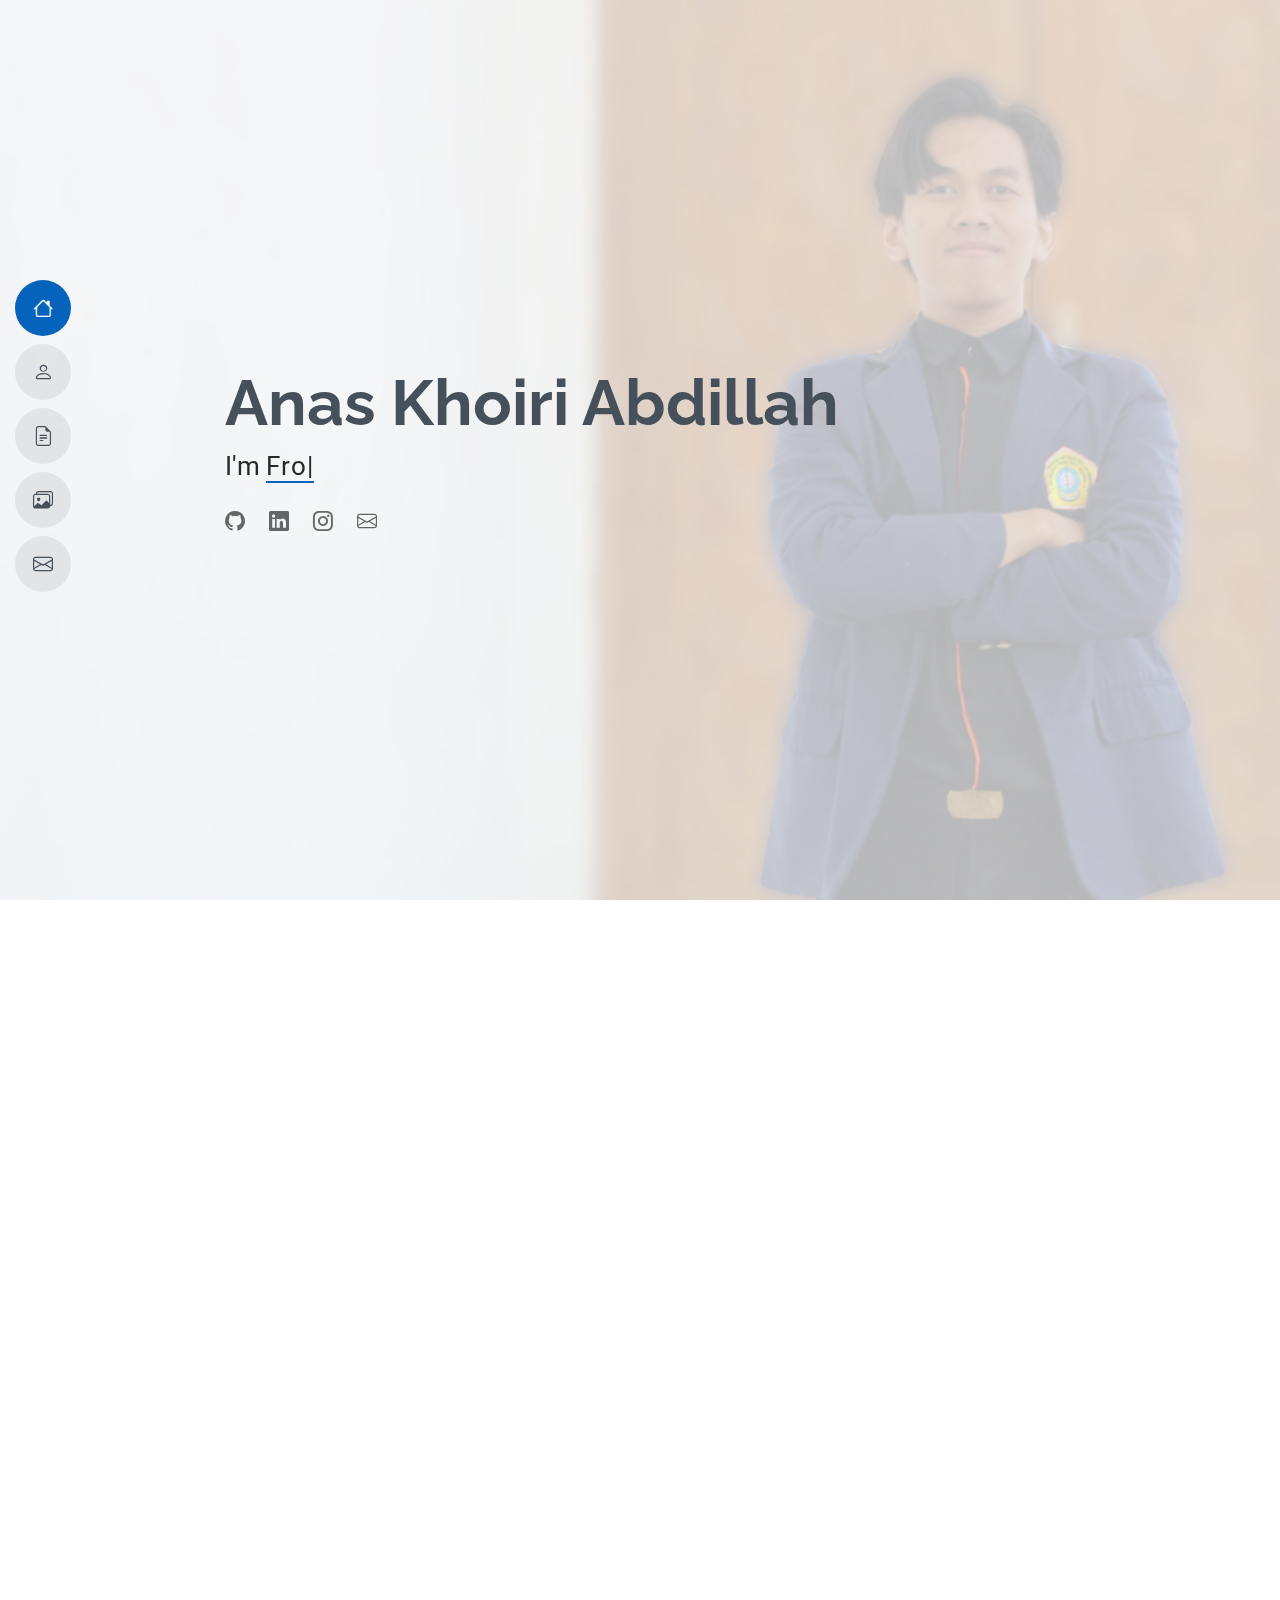
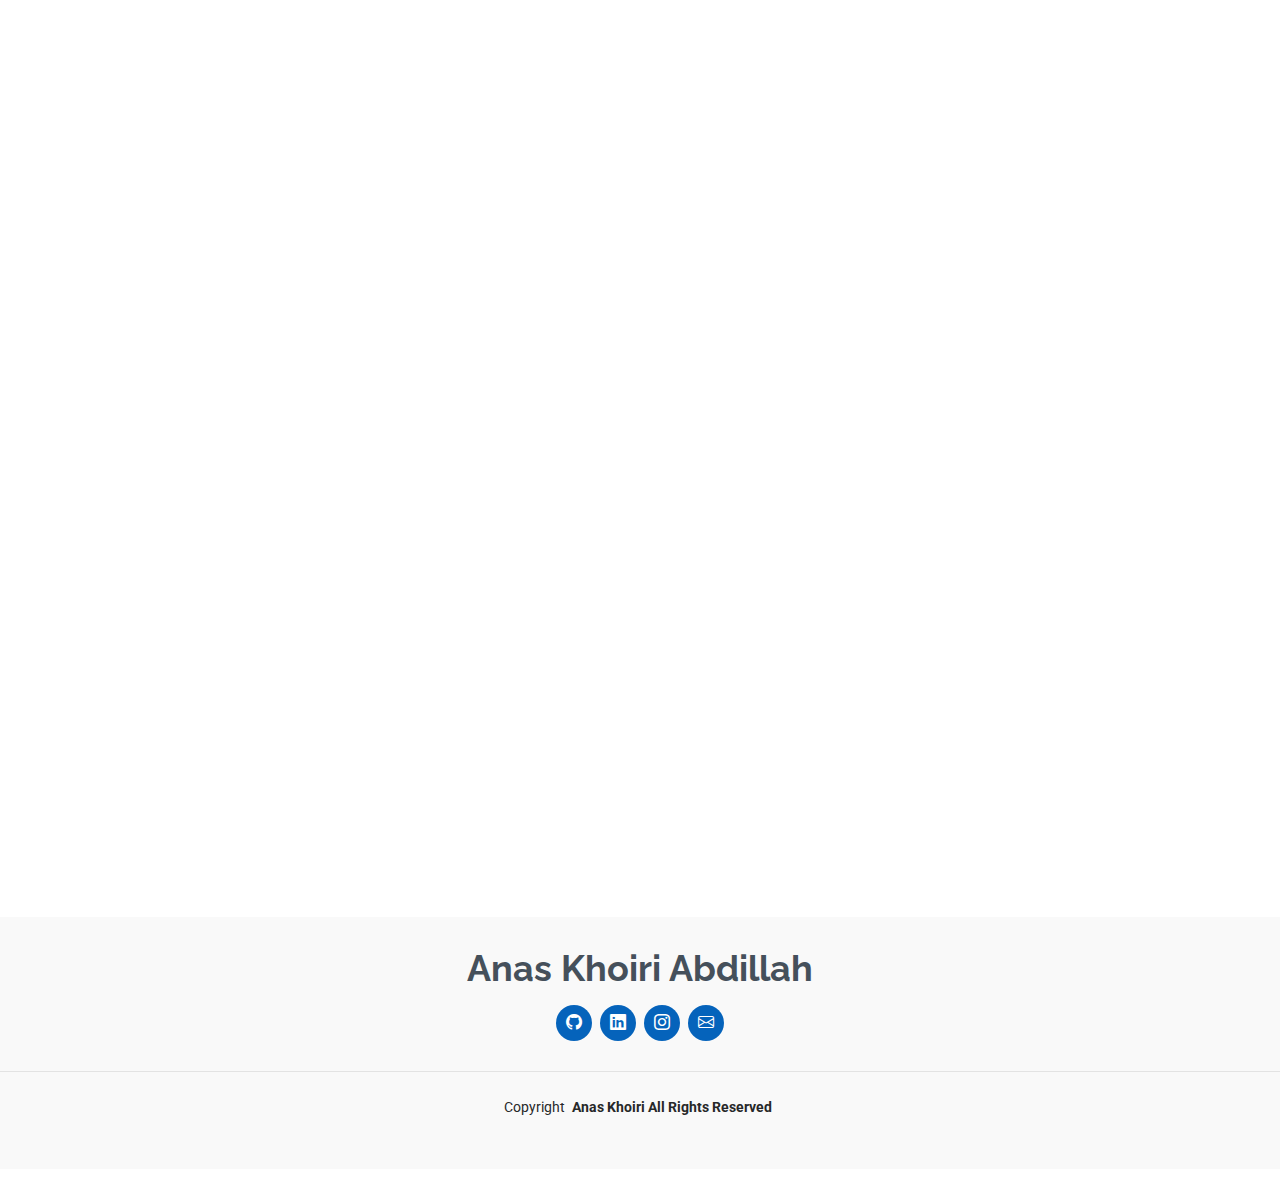
<file: index.html>
<!DOCTYPE html>
<html lang="en">

<head>
  <meta charset="utf-8">
  <meta content="width=device-width, initial-scale=1.0" name="viewport">
  <title>Anas Khoiri A</title>
  <meta content="" name="description">
  <meta content="" name="keywords">

  <!-- Favicons -->
  <link href="assets/img/favicon.png" rel="icon">
  <link href="assets/img/icon.png" rel="icon">

  <!-- Fonts -->
  <link href="https://fonts.googleapis.com" rel="preconnect">
  <link href="https://fonts.gstatic.com" rel="preconnect" crossorigin>
  <link href="https://fonts.googleapis.com/css2?family=Roboto:ital,wght@0,100;0,300;0,400;0,500;0,700;0,900;1,100;1,300;1,400;1,500;1,700;1,900&family=Poppins:ital,wght@0,100;0,200;0,300;0,400;0,500;0,600;0,700;0,800;0,900;1,100;1,200;1,300;1,400;1,500;1,600;1,700;1,800;1,900&family=Raleway:ital,wght@0,100;0,200;0,300;0,400;0,500;0,600;0,700;0,800;0,900;1,100;1,200;1,300;1,400;1,500;1,600;1,700;1,800;1,900&display=swap" rel="stylesheet">

  <!-- Vendor CSS Files -->
  <link href="assets/vendor/bootstrap/css/bootstrap.min.css" rel="stylesheet">
  <link href="assets/vendor/bootstrap-icons/bootstrap-icons.css" rel="stylesheet">
  <link href="assets/vendor/aos/aos.css" rel="stylesheet">
  <link href="assets/vendor/glightbox/css/glightbox.min.css" rel="stylesheet">
  <link href="assets/vendor/swiper/swiper-bundle.min.css" rel="stylesheet">

  <!-- Main CSS File -->
  <link href="assets/css/main.css" rel="stylesheet">
</head>

<body class="index-page">

  <header id="header" class="header d-flex flex-column justify-content-center">

    <i class="header-toggle d-xl-none bi bi-list"></i>

    <nav id="navmenu" class="navmenu">
      <ul>
        <li><a href="#hero" class="active"><i class="bi bi-house navicon"></i><span>Home</span></a></li>
        <li><a href="#about"><i class="bi bi-person navicon"></i><span>About</span></a></li>
        <li><a href="#resume"><i class="bi bi-file-earmark-text navicon"></i><span>Resume</span></a></li>
        <li><a href="#portfolio"><i class="bi bi-images navicon"></i><span>Portfolio</span></a></li>
        <li><a href="#contact"><i class="bi bi-envelope navicon"></i><span>Contact</span></a></li>
      </ul>
    </nav>

  </header>

  <main class="main">

    <!-- Hero Section -->
    <section id="hero" class="hero section light-background">

      <img src="assets/img/hero-bg.jpg" alt="">

      <div class="container" data-aos="zoom-out">
        <div class="row justify-content-center">
          <div class="col-lg-9">
            <h2>Anas Khoiri Abdillah</h2>
            <p>I'm <span class="typed" data-typed-items="Front-End Developer, Back-End Developer">Designer</span><span class="typed-cursor typed-cursor--blink" aria-hidden="true"></span></p>
            <div class="social-links">
              <a href="https://github.com/airilah" target="_blank"><i class="bi bi-github"></i></a>
              <a href="https://www.linkedin.com/in/anaskhoiri" target="_blank"><i class="bi bi-linkedin"></i></a>
              <a href="https://www.instagram.com/airillah_" target="_blank"><i class="bi bi-instagram"></i></a>
              <a href="mailto:anaskhoiri19@gmail.com" target="_blank">  <i class="bi bi-envelope"></i></a>
            </div>
          </div>
        </div>
      </div>

    </section><!-- /Hero Section -->

    <!-- About Section -->
    <section id="about" class="about section">

      <!-- Section Title -->
      <div class="container section-title" data-aos="fade-up">
        <h2>About</h2>
        <!-- <p>Magnam dolores commodi suscipit. Necessitatibus eius consequatur ex aliquid fuga eum quidem. Sit sint consectetur velit. Quisquam quos quisquam cupiditate. Et nemo qui impedit suscipit alias ea. Quia fugiat sit in iste officiis commodi quidem hic quas.</p> -->
      </div><!-- End Section Title -->

      <div class="container" data-aos="fade-up" data-aos-delay="100">

        <div class="row gy-4 justify-content-center">
          <div class="col-lg-4">
            <img src="assets/img/profile-img.jpg" class="img-fluid" alt="">
          </div>
          <div class="col-lg-8 content">
            <h2>Informatics Engineering Graduate</h2>
            <p class="fst-italic py-1">
              with a keen interest in Full-Stack Development and Data Science. Experienced in
              web development, including front-end technologies such as HTML and CSS, and back-end development using
              Laravel, and database tools such as MySQL, phpMyAdmin, and Oracle. I have strong skills and interests in
              Python programming and am committed to growing both technically and professionally through real-world
              applications and collaborations. Eager to contribute in a challenging role where I can apply my technical
              expertise to develop innovative digital solutions,reflected in several dynamic website projects I have developed
              to fulfill my responsibilities while interning at related institutions.
            </p>
            <div class="row">
              <div class="col-lg-5">
                <ul>
                  <li><i class="bi bi-chevron-right"></i> <strong>Website: <a href="https://airilah.github.io/portofolio"><span>Portfolio</span> </strong></li></a>
                  <li><i class="bi bi-chevron-right"></i> <strong>Phone: <span>+6283847086323</span> </strong></li>
                  <li><i class="bi bi-chevron-right"></i> <strong>City: <span>Bangkalan, Indonesia</span> </strong></li>
                </ul>
              </div>
              <div class="col-lg-5">
                <ul>
                  <li><i class="bi bi-chevron-right"></i> <strong>Age: <span>23</span></strong></li>
                  <li><i class="bi bi-chevron-right"></i> <strong>Email: <span>anaskhoiri19@gmail.com</span></strong></li>
                  <li><i class="bi bi-chevron-right"></i> <strong>Freelance: <span>Available</span></strong></li>
                </ul>
              </div>
            </div>
          </div>
        </div>
      </div>

    </section><!-- /About Section -->

    <!-- Stats Section -->
    <section id="stats" class="stats section">

      <div class="container" data-aos="fade-up" data-aos-delay="100">

        <div class="row gy-4">

          <div class="col-lg-3 col-md-6 d-flex flex-column align-items-center">
            <i class="bi bi-filetype-html"></i>
            <div class="stats-item">
              <h3>Front-End Developer</h3>
              <p>Expert in HTML, CSS, Bootstrap, JavaScript, and Figma (UI/UX Design).</p>
            </div>
          </div><!-- End Stats Item -->

          <div class="col-lg-3 col-md-6 d-flex flex-column align-items-center">
            <i class="bi bi-filetype-php"></i>
            <div class="stats-item">
              <h3>Back-End Developer</h3>
              <p>Expert in PHP, JavaScript, Laravel, MySQL, and REST API.</p>
            </div>
          </div><!-- End Stats Item -->

          <div class="col-lg-3 col-md-6 d-flex flex-column align-items-center">
            <i class="bi bi-database"></i>
            <div class="stats-item">
              <h3>Data Scientist</h3>
              <p>Quite proficient in Python, Pandas, NumPy, Machine Learning, and Data Analysis.</p>
            </div>
          </div><!-- End Stats Item -->

          <div class="col-lg-3 col-md-6 d-flex flex-column align-items-center">
            <i class="bi bi-people"></i>
            <div class="stats-item">
              <h3>Collaboration</h3>
              <p>Experienced in Teamwork, Leadership, Problem Solving, Team Management.</p>
            </div>
          </div><!-- End Stats Item -->

        </div>

      </div>

    </section><!-- /Stats Section -->

    <!-- Skills Section -->
    <section id="skills" class="skills section">

      <!-- Section Title -->
      <div class="container section-title" data-aos="fade-up">
        <h2>Skills</h2>
        <!-- <p>Necessitatibus eius consequatur ex aliquid fuga eum quidem sint consectetur velit</p> -->
      </div><!-- End Section Title -->

      <div class="container" data-aos="fade-up" data-aos-delay="100">

        <div class="row skills-content skills-animation">

          <div class="col-lg-4">
            <h3>Front-End Development</h3>
            <div class="progress">
              <span class="skill"><span>HTML/CSS</span> <i class="val">90%</i></span>
              <div class="progress-bar-wrap">
                <div class="progress-bar" role="progressbar" aria-valuenow="90" aria-valuemin="0" aria-valuemax="100"></div>
              </div>
            </div><!-- End Skills Item -->

            <div class="progress">
              <span class="skill"><span>JavaScript</span> <i class="val">75%</i></span>
              <div class="progress-bar-wrap">
                <div class="progress-bar" role="progressbar" aria-valuenow="75" aria-valuemin="0" aria-valuemax="100"></div>
              </div>
            </div><!-- End Skills Item -->

            <div class="progress">
              <span class="skill"><span>Bootstrap</span> <i class="val">85%</i></span>
              <div class="progress-bar-wrap">
                <div class="progress-bar" role="progressbar" aria-valuenow="85" aria-valuemin="0" aria-valuemax="100"></div>
              </div>
            </div><!-- End Skills Item -->

            <div class="progress">
              <span class="skill"><span>React JS</span> <i class="val">55%</i></span>
              <div class="progress-bar-wrap">
                <div class="progress-bar" role="progressbar" aria-valuenow="55" aria-valuemin="0" aria-valuemax="100"></div>
              </div>
            </div><!-- End Skills Item -->

            <div class="progress">
              <span class="skill"><span>Tailwind CSS</span> <i class="val">80%</i></span>
              <div class="progress-bar-wrap">
                <div class="progress-bar" role="progressbar" aria-valuenow="80" aria-valuemin="0" aria-valuemax="100"></div>
              </div>
            </div><!-- End Skills Item -->

          </div>

          <div class="col-lg-4">
            <h3>Back-End Development</h3>
            <div class="progress">
              <span class="skill"><span>PHP</span> <i class="val">90%</i></span>
              <div class="progress-bar-wrap">
                <div class="progress-bar" role="progressbar" aria-valuenow="90" aria-valuemin="0" aria-valuemax="100"></div>
              </div>
            </div><!-- End Skills Item -->

            <div class="progress">
              <span class="skill"><span>JavaScript</span> <i class="val">75%</i></span>
              <div class="progress-bar-wrap">
                <div class="progress-bar" role="progressbar" aria-valuenow="75" aria-valuemin="0" aria-valuemax="100"></div>
              </div>
            </div><!-- End Skills Item -->


            <div class="progress">
              <span class="skill"><span>Laravel</span> <i class="val">85%</i></span>
              <div class="progress-bar-wrap">
                <div class="progress-bar" role="progressbar" aria-valuenow="85" aria-valuemin="0" aria-valuemax="100"></div>
              </div>
            </div><!-- End Skills Item -->

            <div class="progress">
              <span class="skill"><span>MySQL</span> <i class="val">90%</i></span>
              <div class="progress-bar-wrap">
                <div class="progress-bar" role="progressbar" aria-valuenow="90" aria-valuemin="0" aria-valuemax="100"></div>
              </div>
            </div><!-- End Skills Item -->

            <div class="progress">
              <span class="skill"><span>REST API</span> <i class="val">75%</i></span>
              <div class="progress-bar-wrap">
                <div class="progress-bar" role="progressbar" aria-valuenow="75" aria-valuemin="0" aria-valuemax="100"></div>
              </div>
            </div><!-- End Skills Item -->


          </div>

          <div class="col-lg-4">
            <h3>Tools</h3>

            <div class="progress">
              <span class="skill"><span>Git</span> <i class="val">85%</i></span>
              <div class="progress-bar-wrap">
                <div class="progress-bar" role="progressbar" aria-valuenow="85" aria-valuemin="0" aria-valuemax="100"></div>
              </div>
            </div><!-- End Skills Item -->

            <div class="progress">
              <span class="skill"><span>GitHub</span> <i class="val">85%</i></span>
              <div class="progress-bar-wrap">
                <div class="progress-bar" role="progressbar" aria-valuenow="85" aria-valuemin="0" aria-valuemax="100"></div>
              </div>
            </div><!-- End Skills Item -->

            <div class="progress">
              <span class="skill"><span>GitLab</span> <i class="val">75%</i></span>
              <div class="progress-bar-wrap">
                <div class="progress-bar" role="progressbar" aria-valuenow="75" aria-valuemin="0" aria-valuemax="100"></div>
              </div>
            </div><!-- End Skills Item -->

            <div class="progress">
              <span class="skill"><span>Figma</span> <i class="val">80%</i></span>
              <div class="progress-bar-wrap">
                <div class="progress-bar" role="progressbar" aria-valuenow="80" aria-valuemin="0" aria-valuemax="100"></div>
              </div>
            </div><!-- End Skills Item -->

            <div class="progress">
              <span class="skill"><span>Canva</span> <i class="val">90%</i></span>
              <div class="progress-bar-wrap">
                <div class="progress-bar" role="progressbar" aria-valuenow="90" aria-valuemin="0" aria-valuemax="100"></div>
              </div>
            </div><!-- End Skills Item -->

          </div>

        </div>

      </div>

    </section><!-- /Skills Section -->

    <!-- Resume Section -->
    <section id="resume" class="resume section">

      <!-- Section Title -->
      <div class="container section-title" data-aos="fade-up">
        <h2>Resume</h2>
      </div><!-- End Section Title -->

      <div class="container">

        <div class="row">

          <div class="col-lg-6" data-aos="fade-up" data-aos-delay="100">

            <h3 class="resume-title">Education</h3>

            <div class="resume-item">
              <h4>Bachelor of Informatics Engineering</h4>
              <h5>2021 - 2025</h5>
              <a href="https://www2.trunojoyo.ac.id" target="_blank"><p><em>Trunojoyo Madura University, Bangkalan, Indonesia</em></p></a>
              <ul>
                <li>Participant of International Community Service with theme “Applying
                Informatics to Globalize Batik Madura : Strategies for International Market
                Expansion” by Faculty of Engineering, Trunojoyo University Collaboration with
                Faculty of Data Science and Information Technology, INTI International
                University (November 2024)</li>
                <li>Commitee of Festival Ajang Sinergitas Teknologi 2024 as Staff Publication,
                Documentation, and Decoration by Himpunan Mahasiswa Teknik Informatika
                UTM 2024 (August- November 2024)</li>
                <li>Commitee of Booting & Memory 2024 as Coordinator Liaison Officer by
                Himpunan Mahasiswa Teknik Informatika UTM 2024 (May - September 2024)</li>
                <li>Participant of Arkatama Talk "AI For Full Stack Beginners: Empowering You To
                Build Websites With AI” by PT. Arkatama Multi Solusindo (May 2024)</li>
                <li>Commitee of Milad Informatika 2024 as Treasurer Event by Himpunan
                Mahasiswa Teknik Informatika UTM 2024 (March - May 2024)</li>
                <li>Commitee of Booting & Memory 2023 as Staff Liaison Officer by Himpunan
                Mahasiswa Teknik Informatika UTM 2022 (May - September 2023)</li>
                <li>Commitee of Festival Ajang Sinegritas Teknologi 2022 as Equipment Coordinator
                by Himpunan Mahasiswa Teknik Informatika UTM 2022 (July - November 2022)</li>
                <li>Commitee of Booting & Memory 2022 as Staff Liaison Officer by Himpunan
                Mahasiswa Teknik Informatika UTM 2022 (May - September 2022)</li>
                <li>Commitee of Milad Informatika 2022 as Staff Event by Himpunan Mahasiswa
                Teknik Informatika UTM 2022 (March - May 2022)</li>
              </ul>
            </div><!-- Edn Resume Item -->

            <h3 class="resume-title">Organization</h3>

            <div class="resume-item">
              <h4>General Secretary</h4>
              <h5>o1/2024 - 12/2024</h5>
              <a href="https://informatika.trunojoyo.ac.id" target="_blank"><p><em>Himpunan Mahasiswa Teknik Informatika UTM 2024</em></p></a>
              <ul>
                <li>Coordinate all proposal documents, both for internal and external needs of the
                organization, including designing the content, compiling the structure, and
                ensuring that each proposal is prepared according to the needs and standards set
                by the organization.</li>
                <li>Coordinate with the General Chairperson and Secretary General to prepare the
                Overall Accountability Sheet (LPJ) as a whole, including recording activities,
                budget usage, and results achieved, and be responsible for the accuracy and
                completeness of the documents.</li>
                <li>Responsible for organizing and managing the organization's letter numbering
                system regularly and efficiently, including recording, archiving, and ensuring that
                every outgoing and incoming letter supports smooth administration.</li>
                <li>Responsible for managing storage for important organizational files, including
                proposal files, letters, event documentation, meeting notes, and others.</li>
              </ul>
            </div>

            <div class="resume-item">
              <h4>Staf of Entrepreneurship</h4>
              <h5>01/2022 - 12/2022</h5>
              <a href="https://informatika.trunojoyo.ac.id" target="_blank"><p><em>Himpunan Mahasiswa Teknik Informatika UTM 2022</em></p></a>              
              <ul>
                <li>Develop strategic and operational plans related to sustainable and economically
                valuable entrepreneurial activities.</li>
                <li>Establish cooperation with external parties in the form of resale partnerships
                (reseller) to benefit both parties and facilitate income generation through a wider
                distribution network.</li>
              </ul>
            </div><!-- Edn Resume Item -->

          </div>

          <div class="col-lg-6" data-aos="fade-up" data-aos-delay="200">
            <h3 class="resume-title">Professional Experience</h3>
            <div class="resume-item">
              <h4>Full Stack Web Developer</h4>
              <h5>02/2024 - 06/2024</h5>
              <a href="https://arkatama.id" target="_blank"><p><em>PT. Arkatama Multi Solusindo, Malang, Indonesia</em></p></a>
              <ul>
                <li>Participate in the entire program series, including presentation sessions
                and mentoring with experts, with a focus on front-end and back-end website
                development. Use various programming languages and frameworks such as
                HTML, CSS, JavaScript, PHP, MySQL, Laravel, Bootstrap, and REST API.</li>
                <li>Learn to implement jQuery in website development, such as integrating
                DataTables into the Laravel framework to improve the interactivity and
                responsiveness of tables, and displaying and managing various types of charts in
                the interface. In addition, also learn to manage and develop website projects
                collaboratively using GitLab as a platform for version control, code management,
                and development team coordination.</li>
                <li>Participate in a collaborative project with an institution  to develop a website that
                functions to address illegal land conversion by landowners because there are
                already legal ownership records. One of the main features in this application is to
                record land data information and landowner information. This project is carried
                out as a team by arranging a structured division of tasks and time and working
                together with institutions to achieve the desired website.
                </li>
                <li>Collaborate with related institutions in developing e-commerce websites 
                equipped with special features according to client needs, including product
                displays, ordering systems, and payment methods to support smooth transactions
                between buyers and service providers.
                </li>
                <li>Participate in a national professional certification program  as a form of official
                recognition of expertise in the IT field, by developing a staff information website
                for an institution which is then presented to reviewers.
                </li>
              </ul>
            </div><!-- Edn Resume Item -->

            <div class="resume-item">
              <h4>Information System Developer Intern | Onsite</h4>
              <h5>12/2023 - 01/2024</h5>
              <a href="https://maps.app.goo.gl/1Gh44QamRHkYppXF7" target="_blank"><p><em>PKP-RI Bangkalan, Bangkalan, Indonesia</em></p></a>
              <ul>
                <li>Problems faced by the institution, consulting with internal
                stakeholders, and designing appropriate technology-based solutions.</li>
                <li>Developing a web-based information system to support the institution's business
                processes, and providing features that make it easier for clients to order products.</li>
                <li>Contributing to helping the institution's business simplify the ordering process
                efficiently through website technology integration, in order to increase the
                institution's credibility.</li>
                <li>Providing guidance to the institution on optimal website management and
                operation, ensuring that its functions run according to its purpose as an
                information system.</li>
                <li>Collaborating with team members in the website development process, including
                dividing responsibilities and providing technical direction to ensure the smooth
                running of the project.</li>
              </ul>
            </div><!-- Edn Resume Item -->

            <h3 class="resume-title">Certificate</h3>
            <div class="resume-item">
              <h4>Certificate of Figma Camp Batch 2 UI/UX Design with Figma</h4>
              <p>by PT Ousean Global Digital</p>
              <h5>02/2024</h5>
            </div><!-- Edn Resume Item -->

            <div class="resume-item">
              <h4>Certificate of Competence Junior Web Developer</h4>
              <p> by Badan Nasional Sertifikasi Profesi</p>
              <h5>06/2024 - 06/2027</h5>
            </div><!-- Edn Resume Item -->

            <div class="resume-item">
              <h4>Certificate of Full Stack Web Developer MSIB Batch 6</h4>
              <p> by PT. Arkatama Multi Solusindo</p>
              <h5>03/2024</h5>
            </div><!-- Edn Resume Item -->

          </div>

        </div>

      </div>

    </section><!-- /Resume Section -->

    <!-- Portfolio Section -->
    <section id="portfolio" class="portfolio section">

      <!-- Section Title -->
      <div class="container section-title" data-aos="fade-up">
        <h2>Portfolio</h2>
        <!-- <p>Magnam dolores commodi suscipit. Necessitatibus eius consequatur ex aliquid fuga eum quidem. Sit sint consectetur velit. Quisquam quos quisquam cupiditate. Et nemo qui impedit suscipit alias ea. Quia fugiat sit in iste officiis commodi quidem hic quas.</p> -->
      </div><!-- End Section Title -->

      <div class="container">

        <div class="isotope-layout" data-default-filter="*" data-layout="masonry" data-sort="original-order">

          <ul class="portfolio-filters isotope-filters" data-aos="fade-up" data-aos-delay="100">
            <li data-filter="*" class="filter-active">All</li>
            <li data-filter=".filter-personal">Personal</li>
            <li data-filter=".filter-team">Team</li>
          </ul><!-- End Portfolio Filters -->

          <div class="row gy-4 isotope-container" data-aos="fade-up" data-aos-delay="200">

            <div class="col-lg-4 col-md-6 portfolio-item isotope-item filter-personal">
              <a href="details/icanprem.html"><img src="assets/img/portfolio/icanprem.png" class="img-fluid" alt=""></a>
              <div class="portfolio-info">
                <h4>I Can Premium</h4>
                <p>Website Application Buying and Selling Applications and Premium Accounts</p>
                <a href="assets/img/portfolio/icanprem.png" title="Website Application Buying and Selling Applications and Premium Accounts" data-gallery="portfolio-gallery-personal" class="glightbox preview-link"><i class="bi bi-zoom-in"></i></a>
                <a href="details/icanprem.html" title="More Details" class="details-link"><i class="bi bi-link-45deg"></i></a>
              </div>
            </div><!-- End Portfolio Item -->

            <div class="col-lg-4 col-md-6 portfolio-item isotope-item filter-team">
              <a href="details/pkpri.html"><img src="assets/img/portfolio/pkpri.png" class="img-fluid" alt=""></a>
              <div class="portfolio-info">
                <h4>Website PKP-RI Bangkalan</h4>
                <p>Website Application for Ordering the PKP-RI Bangkalan Building</p>
                <a href="assets/img/portfolio/pkpri.png" title="Website Application for Ordering the PKP-RI Bangkalan Building" data-gallery="portfolio-gallery-team" class="glightbox preview-link"><i class="bi bi-zoom-in"></i></a>
                <a href="details/pkpri.html" title="More Details" class="details-link"><i class="bi bi-link-45deg"></i></a>
              </div>
            </div><!-- End Portfolio Item -->

            <div class="col-lg-4 col-md-6 portfolio-item isotope-item filter-personal">
              <a href="details/rs.html"><img src="assets/img/portfolio/rs.png" class="img-fluid" alt=""></a>
              <div class="portfolio-info">
                <h4>Sistem Informasi Rumah Sakit Telang Sehat</h4>
                <p>System Website for Telang Hospital Information</p>
                <a href="assets/img/portfolio/rs.png" title="System Website for Telang Hospital Information" data-gallery="portfolio-gallery-personal" class="glightbox preview-link"><i class="bi bi-zoom-in"></i></a>
                <a href="details/rs.html" title="More Details" class="details-link"><i class="bi bi-link-45deg"></i></a>
              </div>
            </div><!-- End Portfolio Item -->

            <div class="col-lg-4 col-md-6 portfolio-item isotope-item filter-personal">
              <a href="details/vgg19.html"><img src="assets/img/portfolio/vgg19.png" class="img-fluid" alt=""></a>
              <div class="portfolio-info">
                <h4>Website Klasifikasi Kanker Kulit dengan VGG19 </h4>
                <p>Website for Skin Cancer Classification Research</p>
                <a href="assets/img/portfolio/vgg19.png" title="Website for Skin Cancer Classification Research" data-gallery="portfolio-gallery-personal" class="glightbox preview-link"><i class="bi bi-zoom-in"></i></a>
                <a href="details/vgg19.html" title="More Details" class="details-link"><i class="bi bi-link-45deg"></i></a>
              </div>
            </div><!-- End Portfolio Item -->

            <div class="col-lg-4 col-md-6 portfolio-item isotope-item filter-team">
              <a href="details/jokotole.html"><img src="assets/img/portfolio/jokotole.png" class="img-fluid" alt=""></a>
              <div class="portfolio-info">
                <h4>PPS Jokotole Diklat Kodim 0829</h4>
                <p>System Website for PPS Jokotole Diklat Kodim</p>
                <a href="assets/img/portfolio/jokotole.png" title="System Website for PPS Jokotole Diklat Kodim" data-gallery="portfolio-gallery-team" class="glightbox preview-link"><i class="bi bi-zoom-in"></i></a>
                <a href="details/jokotole.html" title="More Details" class="details-link"><i class="bi bi-link-45deg"></i></a>
              </div>
            </div><!-- End Portfolio Item -->

            <div class="col-lg-4 col-md-6 portfolio-item isotope-item filter-team">
              <a href="details/beasiswaku.html"><img src="assets/img/portfolio/beasiswaku.png" class="img-fluid" alt=""></a>
              <div class="portfolio-info">
                <h4>Beasiswaku</h4>
                <p>System Website for Scholarship Provider Information</p>
                <a href="assets/img/portfolio/beasiswaku.png" title="System Website for Scholarship Provider Information" data-gallery="portfolio-gallery-team" class="glightbox preview-link"><i class="bi bi-zoom-in"></i></a>
                <a href="details/beasiswaku.html" title="More Details" class="details-link"><i class="bi bi-link-45deg"></i></a>
              </div>
            </div><!-- End Portfolio Item -->

          </div><!-- End Portfolio Container -->

        </div>

      </div>

    </section><!-- /Portfolio Section -->


    <!-- Contact Section -->
    <section id="contact" class="contact section">

      <!-- Section Title -->
      <div class="container section-title" data-aos="fade-up">
        <h2>Contact</h2>
      </div><!-- End Section Title -->

      <div class="container" data-aos="fade" data-aos-delay="100">

        <div class="row gy-4">

          <div class="col-lg-4">
            <div class="info-item d-flex" data-aos="fade-up" data-aos-delay="200">
              <i class="bi bi-geo-alt flex-shrink-0"></i>
              <div>
                <h3>Location</h3>
                <p>Bangkalan, Indonesia</p>
              </div>
            </div><!-- End Info Item -->

            <div class="info-item d-flex" data-aos="fade-up" data-aos-delay="300">
              <i class="bi bi-telephone flex-shrink-0"></i>
              <div>
                <h3>Phone</h3>
                <p>+6283847086323</p>
              </div>
            </div><!-- End Info Item -->

            <div class="info-item d-flex" data-aos="fade-up" data-aos-delay="400">
              <i class="bi bi-envelope flex-shrink-0"></i>
              <div>
                <h3>Email</h3>
                <p>anaskhoiri19@gmail.com</p>
              </div>
            </div><!-- End Info Item -->

          </div>

          <div class="col-lg-8">
            <form id="contact-form" action="https://formspree.io/f/mwpgwbkl" method="POST" class="php-email-form" data-aos="fade-up" data-aos-delay="200">
              <div class="row gy-4">
          
                <div class="col-md-6">
                  <input type="text" name="name" class="form-control" placeholder="Your Name" required>
                </div>
          
                <div class="col-md-6">
                  <input type="email" name="email" class="form-control" placeholder="Your Email" required>
                </div>
          
                <div class="col-md-12">
                  <input type="text" name="subject" class="form-control" placeholder="Subject" required>
                </div>
          
                <div class="col-md-12">
                  <textarea name="message" class="form-control" rows="6" placeholder="Message" required></textarea>
                </div>
          
                <div class="col-md-12 text-center">
                  <div class="loading" style="display:none;">Loading...</div>
                  <div class="error-message" style="display:none;color:red;"></div>
                  <div class="sent-message" style="display:none;color:green;">Your message has been sent. Thank you!</div>
          
                  <button type="submit">Send Message</button>
                </div>
          
              </div>
            </form>
          </div>


        </div>

      </div>

    </section><!-- /Contact Section -->

  </main>

  <footer id="footer" class="footer position-relative light-background">
    <div class="container">
      <h3 class="sitename">Anas Khoiri Abdillah</h3>
      <div class="social-links d-flex justify-content-center">
        <a href="https://github.com/airilah" target="_blank"><i class="bi bi-github"></i></a>
        <a href="https://www.linkedin.com/in/anaskhoiri" target="_blank"><i class="bi bi-linkedin"></i></a>
        <a href="https://www.instagram.com/airillah_" target="_blank"><i class="bi bi-instagram"></i></a>
        <a href="mailto:anaskhoiri19@gmail.com" target="_blank">  <i class="bi bi-envelope"></i></a>
      </div>
    </div>
    <div class="copyright">
      <span>Copyright</span> <strong class="px-1 sitename">Anas Khoiri <span>All Rights Reserved</span>
    </div>
  </footer>

  <!-- Scroll Top -->
  <a href="#" id="scroll-top" class="scroll-top d-flex align-items-center justify-content-center"><i class="bi bi-arrow-up-short"></i></a>

  <!-- Preloader -->
  <div id="preloader"></div>

  <!-- Vendor JS Files -->
  <script src="assets/vendor/bootstrap/js/bootstrap.bundle.min.js"></script>
  <script src="assets/vendor/php-email-form/validate.js"></script>
  <script src="assets/vendor/aos/aos.js"></script>
  <script src="assets/vendor/typed.js/typed.umd.js"></script>
  <script src="assets/vendor/purecounter/purecounter_vanilla.js"></script>
  <script src="assets/vendor/waypoints/noframework.waypoints.js"></script>
  <script src="assets/vendor/glightbox/js/glightbox.min.js"></script>
  <script src="assets/vendor/imagesloaded/imagesloaded.pkgd.min.js"></script>
  <script src="assets/vendor/isotope-layout/isotope.pkgd.min.js"></script>
  <script src="assets/vendor/swiper/swiper-bundle.min.js"></script>

  <!-- Main JS File -->
  <script src="assets/js/main.js"></script>

  <script>
  document.addEventListener('DOMContentLoaded', function () {
    const form = document.querySelector('.php-email-form');
    if (!form) return;
  
    const loadingEl = form.querySelector('.loading');
    const errorEl   = form.querySelector('.error-message');
    const successEl = form.querySelector('.sent-message');
  
    form.addEventListener('submit', function (e) {
      e.preventDefault();
      errorEl.textContent = '';
      successEl.style.display = 'none';
      loadingEl.style.display = 'block';
  
      const url = form.action;
      const formData = new FormData(form);
  
      fetch(url, {
        method: 'POST',
        body: formData,
        headers: {
          'Accept': 'application/json' // minta JSON supaya response.json() valid
        }
      })
      .then(response => response.json())
      .then(data => {
        loadingEl.style.display = 'none';
  
        // Formspree memberi { ok: true, next: "/thanks?..." } saat sukses
        if (data.ok) {
          // jika Formspree memberikan 'next' redirect
          if (data.next) {
            window.location.href = data.next;
            return;
          }
          // atau tampilkan pesan sukses
          successEl.style.display = 'block';
          form.reset();
        } else {
          // kadang error detail di data; tampilkan pesan
          const msg = data.error || 'Sorry, there was an error sending the message.';
          errorEl.textContent = msg;
          errorEl.style.display = 'block';
        }
      })
      .catch((err) => {
        loadingEl.style.display = 'none';
        errorEl.textContent = 'Could not send message. Please try again later.';
        errorEl.style.display = 'block';
        console.error('Form submit error:', err);
      });
    });
  });
  </script>


</body>

</html>
</file>
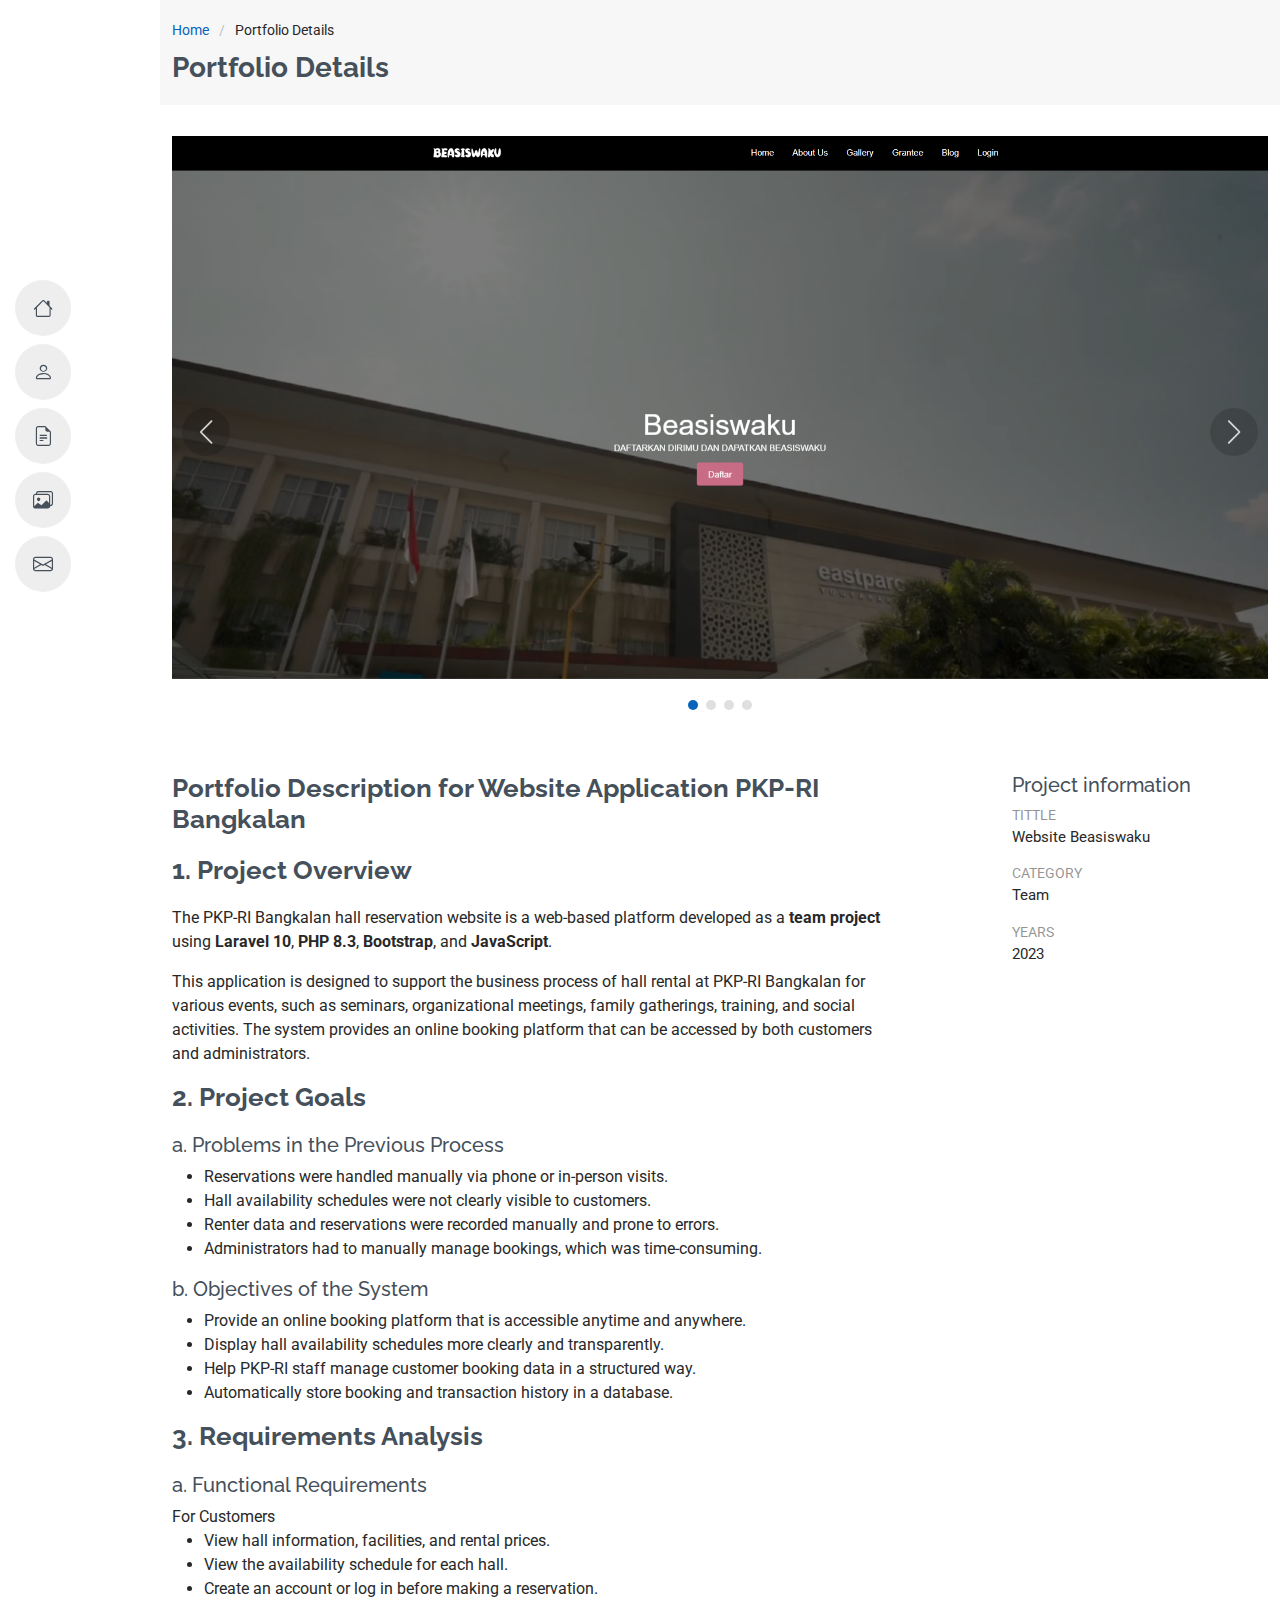
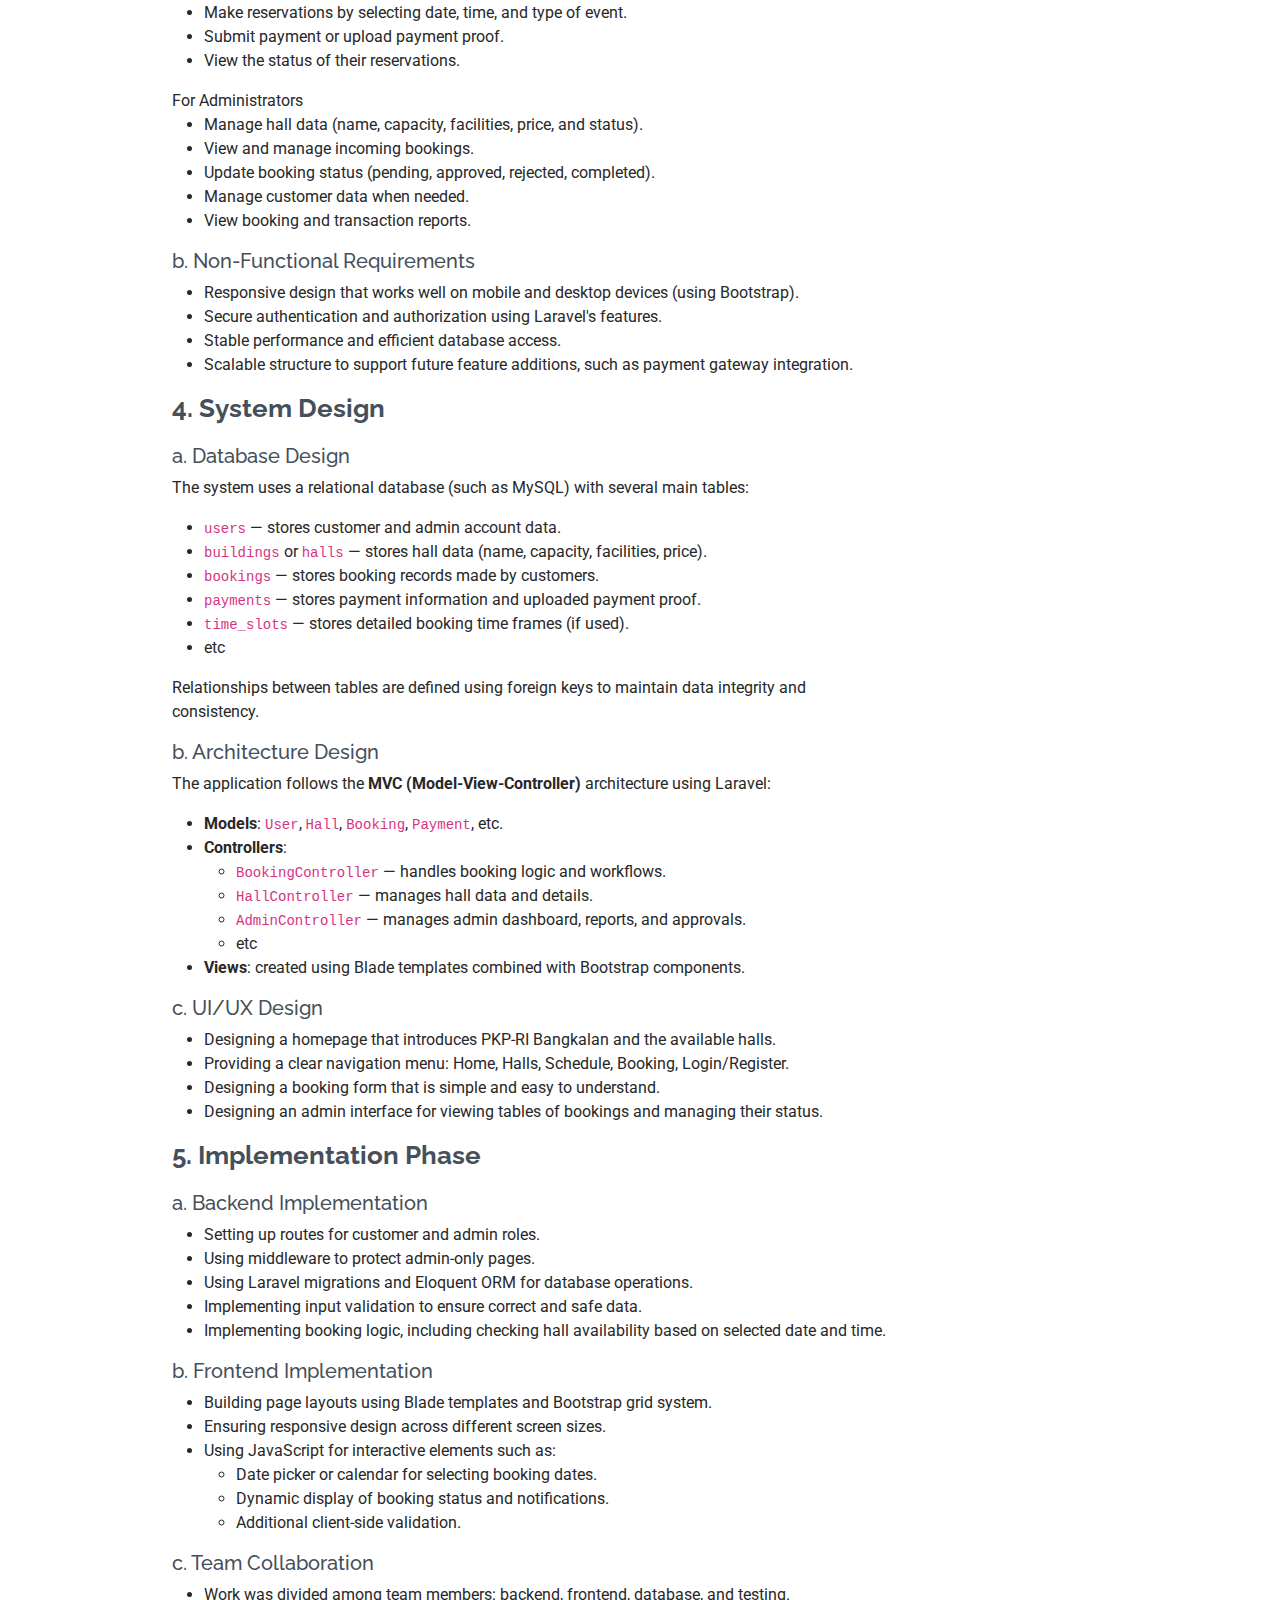
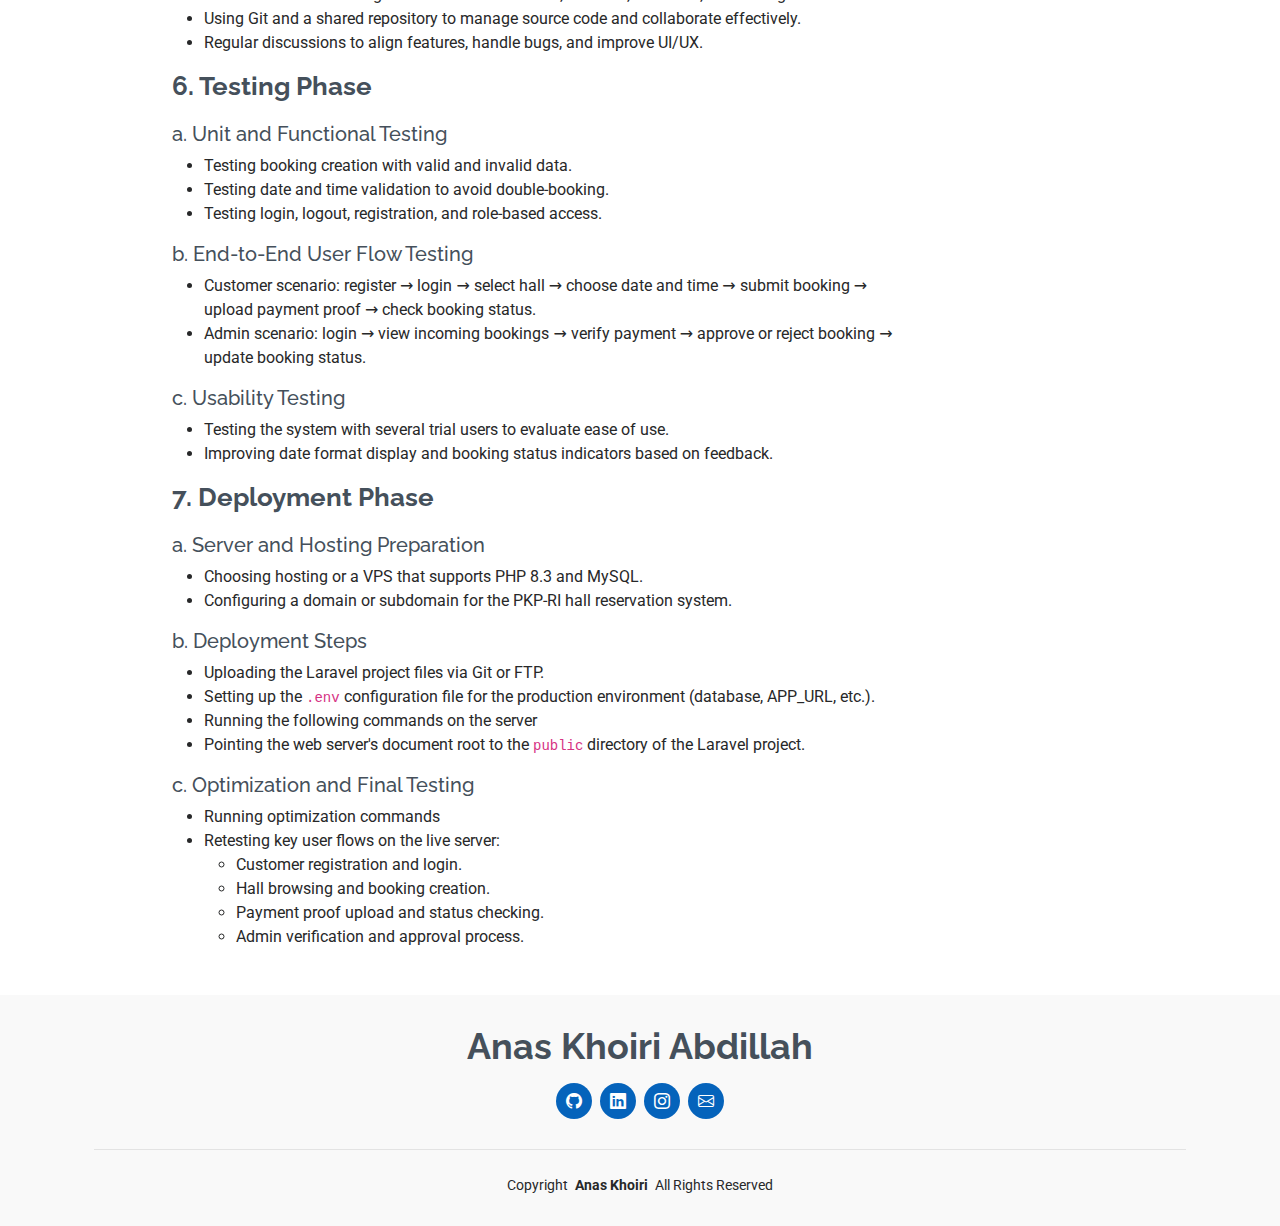
<file: details/beasiswaku.html>
<!DOCTYPE html>
<html lang="en">

<head>
  <meta charset="utf-8">
  <meta content="width=device-width, initial-scale=1.0" name="viewport">
  <title>Portfolio Details</title>
  <meta content="" name="description">
  <meta content="" name="keywords">

  <!-- Favicons -->
  <link href="../assets/img/favicon.png" rel="icon">
  <link href="../assets/img/icon.png" rel="icon">

  <!-- Fonts -->
  <link href="https://fonts.googleapis.com" rel="preconnect">
  <link href="https://fonts.gstatic.com" rel="preconnect" crossorigin>
  <link href="https://fonts.googleapis.com/css2?family=Roboto:ital,wght@0,100;0,300;0,400;0,500;0,700;0,900;1,100;1,300;1,400;1,500;1,700;1,900&family=Poppins:ital,wght@0,100;0,200;0,300;0,400;0,500;0,600;0,700;0,800;0,900;1,100;1,200;1,300;1,400;1,500;1,600;1,700;1,800;1,900&family=Raleway:ital,wght@0,100;0,200;0,300;0,400;0,500;0,600;0,700;0,800;0,900;1,100;1,200;1,300;1,400;1,500;1,600;1,700;1,800;1,900&display=swap" rel="stylesheet">

  <!-- Vendor CSS Files -->
  <link href="../assets/vendor/bootstrap/css/bootstrap.min.css" rel="stylesheet">
  <link href="../assets/vendor/bootstrap-icons/bootstrap-icons.css" rel="stylesheet">
  <link href="../assets/vendor/aos/aos.css" rel="stylesheet">
  <link href="../assets/vendor/glightbox/css/glightbox.min.css" rel="stylesheet">
  <link href="../assets/vendor/swiper/swiper-bundle.min.css" rel="stylesheet">

  <!-- Main CSS File -->
  <link href="../assets/css/main.css" rel="stylesheet">

</head>

<body class="portfolio-details-page">

  <header id="header" class="header d-flex flex-column justify-content-center">

    <i class="header-toggle d-xl-none bi bi-list"></i>

    <nav id="navmenu" class="navmenu">
      <ul>
        <li><a href="../index.html#home"><i class="bi bi-house navicon"></i><span>Home</span></a></li>
        <li><a href="../index.html#about"><i class="bi bi-person navicon"></i><span>About</span></a></li>
        <li><a href="../index.html#resume"><i class="bi bi-file-earmark-text navicon"></i><span>Resume</span></a></li>
        <li><a href="../index.html#portfolio"><i class="bi bi-images navicon"></i><span>Portfolio</span></a></li>
        <li><a href="../index.html#contact"><i class="bi bi-envelope navicon"></i><span>Contact</span></a></li>
      </ul>
    </nav>

  </header>

  <main class="main">

    <!-- Page Title -->
    <div class="page-title" data-aos="fade">
      <div class="container">
        <nav class="breadcrumbs">
          <ol>
            <li><a href="../index.html">Home</a></li>
            <li class="current">Portfolio Details</li>
          </ol>
        </nav>
        <h1>Portfolio Details</h1>
      </div>
    </div><!-- End Page Title -->

    <!-- Portfolio Details Section -->
    <section id="portfolio-details" class="portfolio-details section">

      <div class="container" data-aos="fade-up">

        <div class="portfolio-details-slider swiper init-swiper">
          <script type="application/json" class="swiper-config">
            {
              "loop": true,
              "speed": 600,
              "autoplay": {
                "delay": 5000
              },
              "slidesPerView": "auto",
              "navigation": {
                "nextEl": ".swiper-button-next",
                "prevEl": ".swiper-button-prev"
              },
              "pagination": {
                "el": ".swiper-pagination",
                "type": "bullets",
                "clickable": true
              }
            }
          </script>
          <div class="swiper-wrapper align-items-center">

            <div class="swiper-slide">
              <img src="../assets/img/porto-details/beasiswaku1.png" alt="">
            </div>

            <div class="swiper-slide">
              <img src="../assets/img/porto-details/beasiswaku2.png" alt="">
            </div>

            <div class="swiper-slide">
              <img src="../assets/img/porto-details/beasiswaku3.png" alt="">
            </div>

            <div class="swiper-slide">
              <img src="../assets/img/porto-details/beasiswaku4.png" alt="">
            </div>

          </div>
          <div class="swiper-button-prev"></div>
          <div class="swiper-button-next"></div>
          <div class="swiper-pagination"></div>
        </div>

        <div class="row justify-content-between gy-4 mt-4">

          <div class="col-lg-8" data-aos="fade-up">
            <div class="portfolio-description">
              <h2>Portfolio Description for Website Application PKP-RI Bangkalan</h2>
              <h2>1. Project Overview</h2>
              <p>
                The PKP-RI Bangkalan hall reservation website is a web-based platform developed as a 
                <strong>team project</strong> using <strong>Laravel 10</strong>, <strong>PHP 8.3</strong>, 
                <strong>Bootstrap</strong>, and <strong>JavaScript</strong>. 
              </p>
              <p>
                This application is designed to support the business process of hall rental at PKP-RI Bangkalan for various events,
                such as seminars, organizational meetings, family gatherings, training, and social activities. The system provides 
                an online booking platform that can be accessed by both customers and administrators.
              </p>

              <h2>2. Project Goals</h2>
              <h5>a. Problems in the Previous Process</h5>
              <ul>
                <li>Reservations were handled manually via phone or in-person visits.</li>
                <li>Hall availability schedules were not clearly visible to customers.</li>
                <li>Renter data and reservations were recorded manually and prone to errors.</li>
                <li>Administrators had to manually manage bookings, which was time-consuming.</li>
              </ul>

              <h5>b. Objectives of the System</h5>
              <ul>
                <li>Provide an online booking platform that is accessible anytime and anywhere.</li>
                <li>Display hall availability schedules more clearly and transparently.</li>
                <li>Help PKP-RI staff manage customer booking data in a structured way.</li>
                <li>Automatically store booking and transaction history in a database.</li>
              </ul>

              <h2>3. Requirements Analysis</h2>

              <h5>a. Functional Requirements</h5>
              <h7>For Customers</h7>
              <ul>
                <li>View hall information, facilities, and rental prices.</li>
                <li>View the availability schedule for each hall.</li>
                <li>Create an account or log in before making a reservation.</li>
                <li>Make reservations by selecting date, time, and type of event.</li>
                <li>Submit payment or upload payment proof.</li>
                <li>View the status of their reservations.</li>
              </ul>

              <h7>For Administrators</h7>
              <ul>
                <li>Manage hall data (name, capacity, facilities, price, and status).</li>
                <li>View and manage incoming bookings.</li>
                <li>Update booking status (pending, approved, rejected, completed).</li>
                <li>Manage customer data when needed.</li>
                <li>View booking and transaction reports.</li>
              </ul>

              <h5>b. Non-Functional Requirements</h5>
              <ul>
                <li>Responsive design that works well on mobile and desktop devices (using Bootstrap).</li>
                <li>Secure authentication and authorization using Laravel's features.</li>
                <li>Stable performance and efficient database access.</li>
                <li>Scalable structure to support future feature additions, such as payment gateway integration.</li>
              </ul>

              <h2>4. System Design</h2>

              <h5>a. Database Design</h5>
              <p>
                The system uses a relational database (such as MySQL) with several main tables:
              </p>
              <ul>
                <li><code>users</code> — stores customer and admin account data.</li>
                <li><code>buildings</code> or <code>halls</code> — stores hall data (name, capacity, facilities, price).</li>
                <li><code>bookings</code> — stores booking records made by customers.</li>
                <li><code>payments</code> — stores payment information and uploaded payment proof.</li>
                <li><code>time_slots</code> — stores detailed booking time frames (if used).</li>
                <li>etc</li>
              </ul>
              <p>
                Relationships between tables are defined using foreign keys to maintain data integrity and consistency.
              </p>

              <h5>b. Architecture Design</h5>
              <p>
                The application follows the <strong>MVC (Model-View-Controller)</strong> architecture using Laravel:
              </p>
              <ul>
                <li><strong>Models</strong>: <code>User</code>, <code>Hall</code>, <code>Booking</code>, <code>Payment</code>, etc.</li>
                <li>
                  <strong>Controllers</strong>:
                  <ul>
                    <li><code>BookingController</code> — handles booking logic and workflows.</li>
                    <li><code>HallController</code> — manages hall data and details.</li>
                    <li><code>AdminController</code> — manages admin dashboard, reports, and approvals.</li>
                    <li>etc</li>
                  </ul>
                </li>
                <li><strong>Views</strong>: created using Blade templates combined with Bootstrap components.</li>
              </ul>

              <h5>c. UI/UX Design</h5>
              <ul>
                <li>Designing a homepage that introduces PKP-RI Bangkalan and the available halls.</li>
                <li>Providing a clear navigation menu: Home, Halls, Schedule, Booking, Login/Register.</li>
                <li>Designing a booking form that is simple and easy to understand.</li>
                <li>Designing an admin interface for viewing tables of bookings and managing their status.</li>
              </ul>

              <h2>5. Implementation Phase</h2>

              <h5>a. Backend Implementation</h5>
              <ul>
                <li>Setting up routes for customer and admin roles.</li>
                <li>Using middleware to protect admin-only pages.</li>
                <li>Using Laravel migrations and Eloquent ORM for database operations.</li>
                <li>Implementing input validation to ensure correct and safe data.</li>
                <li>Implementing booking logic, including checking hall availability based on selected date and time.</li>
              </ul>

              <h5>b. Frontend Implementation</h5>
              <ul>
                <li>Building page layouts using Blade templates and Bootstrap grid system.</li>
                <li>Ensuring responsive design across different screen sizes.</li>
                <li>Using JavaScript for interactive elements such as:
                  <ul>
                    <li>Date picker or calendar for selecting booking dates.</li>
                    <li>Dynamic display of booking status and notifications.</li>
                    <li>Additional client-side validation.</li>
                  </ul>
                </li>
              </ul>

              <h5>c. Team Collaboration</h5>
              <ul>
                <li>Work was divided among team members: backend, frontend, database, and testing.</li>
                <li>Using Git and a shared repository to manage source code and collaborate effectively.</li>
                <li>Regular discussions to align features, handle bugs, and improve UI/UX.</li>
              </ul>

              <h2>6. Testing Phase</h2>

              <h5>a. Unit and Functional Testing</h5>
              <ul>
                <li>Testing booking creation with valid and invalid data.</li>
                <li>Testing date and time validation to avoid double-booking.</li>
                <li>Testing login, logout, registration, and role-based access.</li>
              </ul>

              <h5>b. End-to-End User Flow Testing</h5>
              <ul>
                <li>Customer scenario: register → login → select hall → choose date and time → submit booking → upload payment proof → check booking status.</li>
                <li>Admin scenario: login → view incoming bookings → verify payment → approve or reject booking → update booking status.</li>
              </ul>

              <h5>c. Usability Testing</h5>
              <ul>
                <li>Testing the system with several trial users to evaluate ease of use.</li>
                <li>Improving date format display and booking status indicators based on feedback.</li>
              </ul>

              <h2>7. Deployment Phase</h2>

              <h5>a. Server and Hosting Preparation</h5>
              <ul>
                <li>Choosing hosting or a VPS that supports PHP 8.3 and MySQL.</li>
                <li>Configuring a domain or subdomain for the PKP-RI hall reservation system.</li>
              </ul>

              <h5>b. Deployment Steps</h5>
              <ul>
                <li>Uploading the Laravel project files via Git or FTP.</li>
                <li>Setting up the <code>.env</code> configuration file for the production environment (database, APP_URL, etc.).</li>
                <li>Running the following commands on the server
                </li>
                <li>Pointing the web server's document root to the <code>public</code> directory of the Laravel project.</li>
              </ul>

              <h5>c. Optimization and Final Testing</h5>
              <ul>
                <li>Running optimization commands
                </li>
                <li>Retesting key user flows on the live server:
                  <ul>
                    <li>Customer registration and login.</li>
                    <li>Hall browsing and booking creation.</li>
                    <li>Payment proof upload and status checking.</li>
                    <li>Admin verification and approval process.</li>
                  </ul>
                </li>
              </ul>
            </div>
          </div>
          

          <div class="col-lg-3" data-aos="fade-up" data-aos-delay="100">
            <div class="portfolio-info">
              <h5>Project information</h5>
              <ul>
                <li><strong>Tittle</strong>Website Beasiswaku</li>
                <li><strong>Category</strong>Team</li>
                <li><strong>Years</strong>2023</li>
                <!-- <li><strong>Project URL</strong> <a href="#">www.example.com</a></li>
                <li><a href="#" class="btn-visit align-self-start">Visit Website</a></li> -->
              </ul>
            </div>
          </div>

        </div>

      </div>

    </section><!-- /Portfolio Details Section -->

  </main>

  <footer id="footer" class="footer position-relative light-background">
    <div class="container">
      <h3 class="sitename">Anas Khoiri Abdillah</h3>
      <div class="social-links d-flex justify-content-center">
        <a href="https://github.com/airilah" target="_blank"><i class="bi bi-github"></i></a>
        <a href="https://www.linkedin.com/in/anaskhoiri" target="_blank"><i class="bi bi-linkedin"></i></a>
        <a href="https://www.instagram.com/airillah_" target="_blank"><i class="bi bi-instagram"></i></a>
        <a href="mailto:anaskhoiri19@gmail.com" target="_blank">  <i class="bi bi-envelope"></i></a>
      </div>
      <div class="container">
        <div class="copyright">
          <span>Copyright</span> <strong class="px-1 sitename">Anas Khoiri</strong> <span>All Rights Reserved</span>
        </div>
      </div>
    </div>
  </footer>

  <!-- Scroll Top -->
  <a href="#" id="scroll-top" class="scroll-top d-flex align-items-center justify-content-center"><i class="bi bi-arrow-up-short"></i></a>

  <!-- Preloader -->
  <div id="preloader"></div>

  <!-- Vendor JS Files -->
  <script src="../assets/vendor/bootstrap/js/bootstrap.bundle.min.js"></script>
  <script src="../assets/vendor/php-email-form/validate.js"></script>
  <script src="../assets/vendor/aos/aos.js"></script>
  <script src="../assets/vendor/typed.js/typed.umd.js"></script>
  <script src="../assets/vendor/purecounter/purecounter_vanilla.js"></script>
  <script src="../assets/vendor/waypoints/noframework.waypoints.js"></script>
  <script src="../assets/vendor/glightbox/js/glightbox.min.js"></script>
  <script src="../assets/vendor/imagesloaded/imagesloaded.pkgd.min.js"></script>
  <script src="../assets/vendor/isotope-layout/isotope.pkgd.min.js"></script>
  <script src="../assets/vendor/swiper/swiper-bundle.min.js"></script>

  <!-- Main JS File -->
  <script src="../assets/js/main.js"></script>

</body>

</html>
</file>
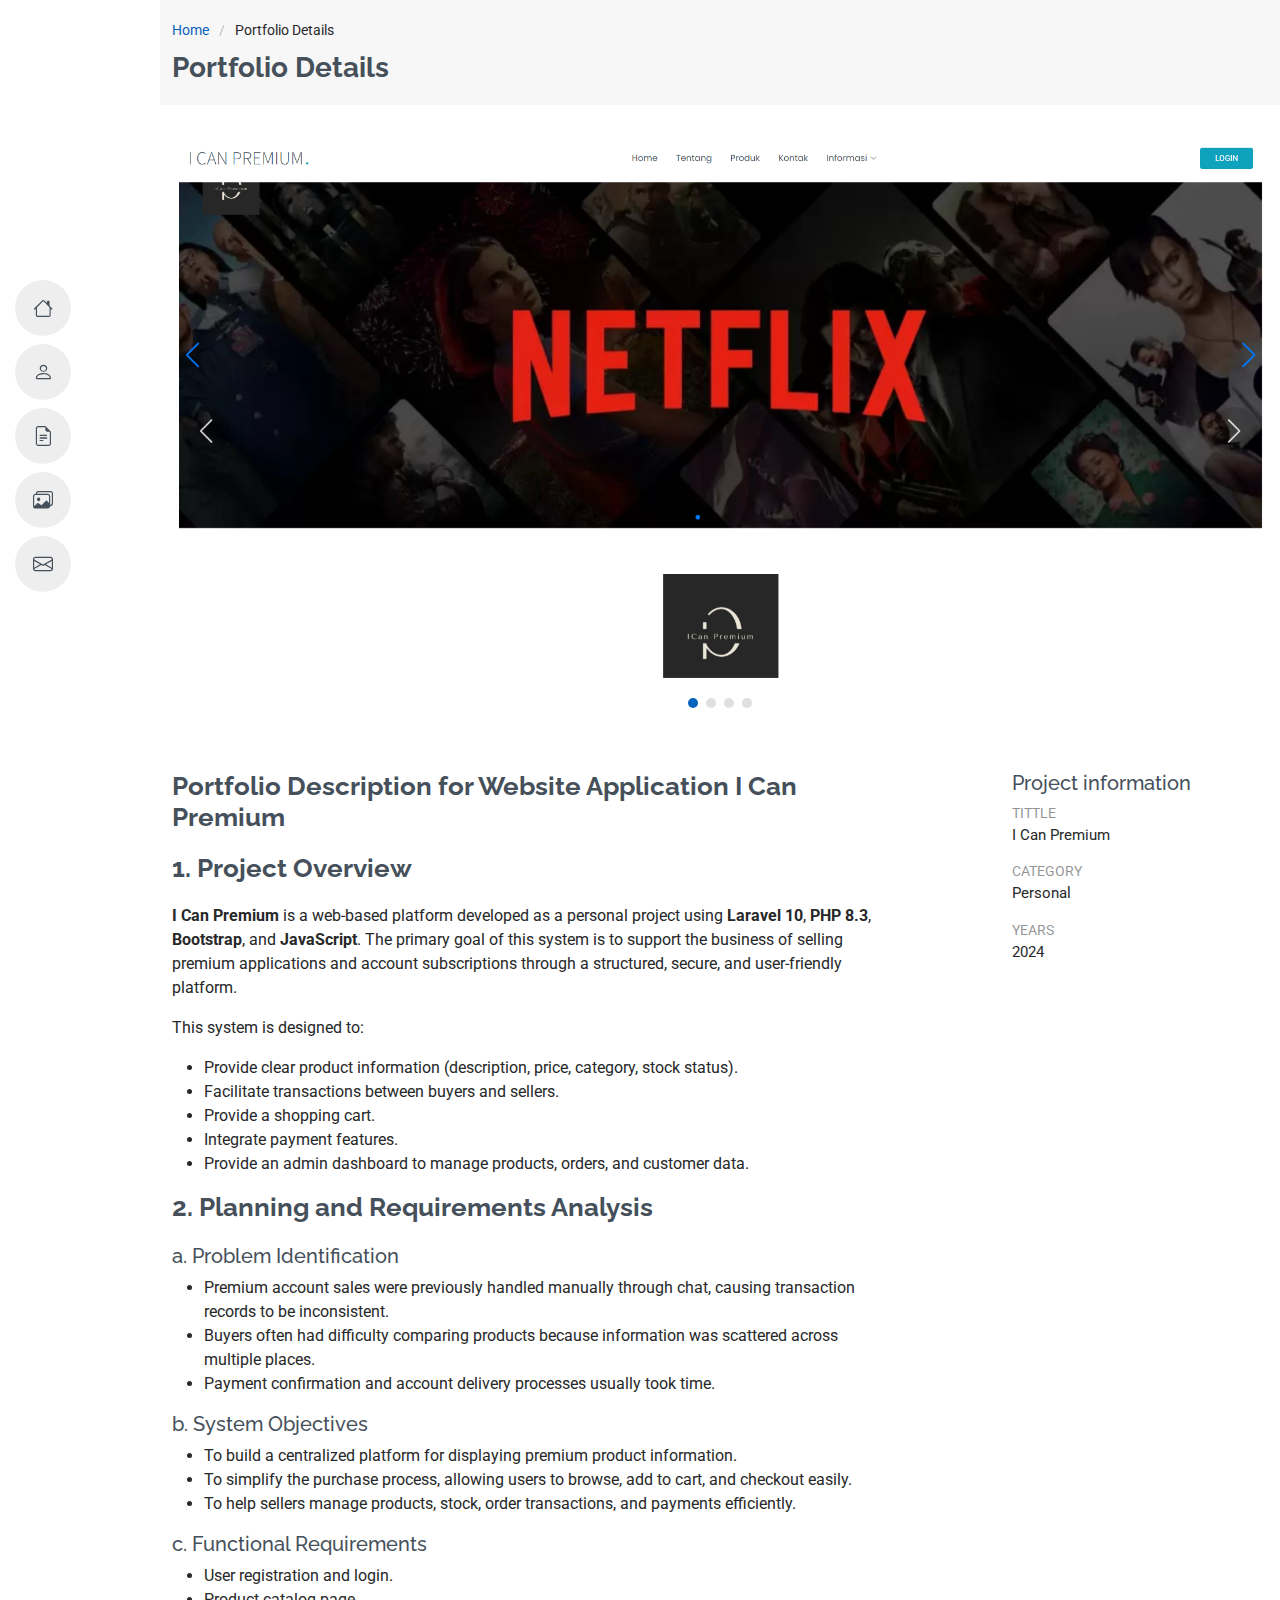
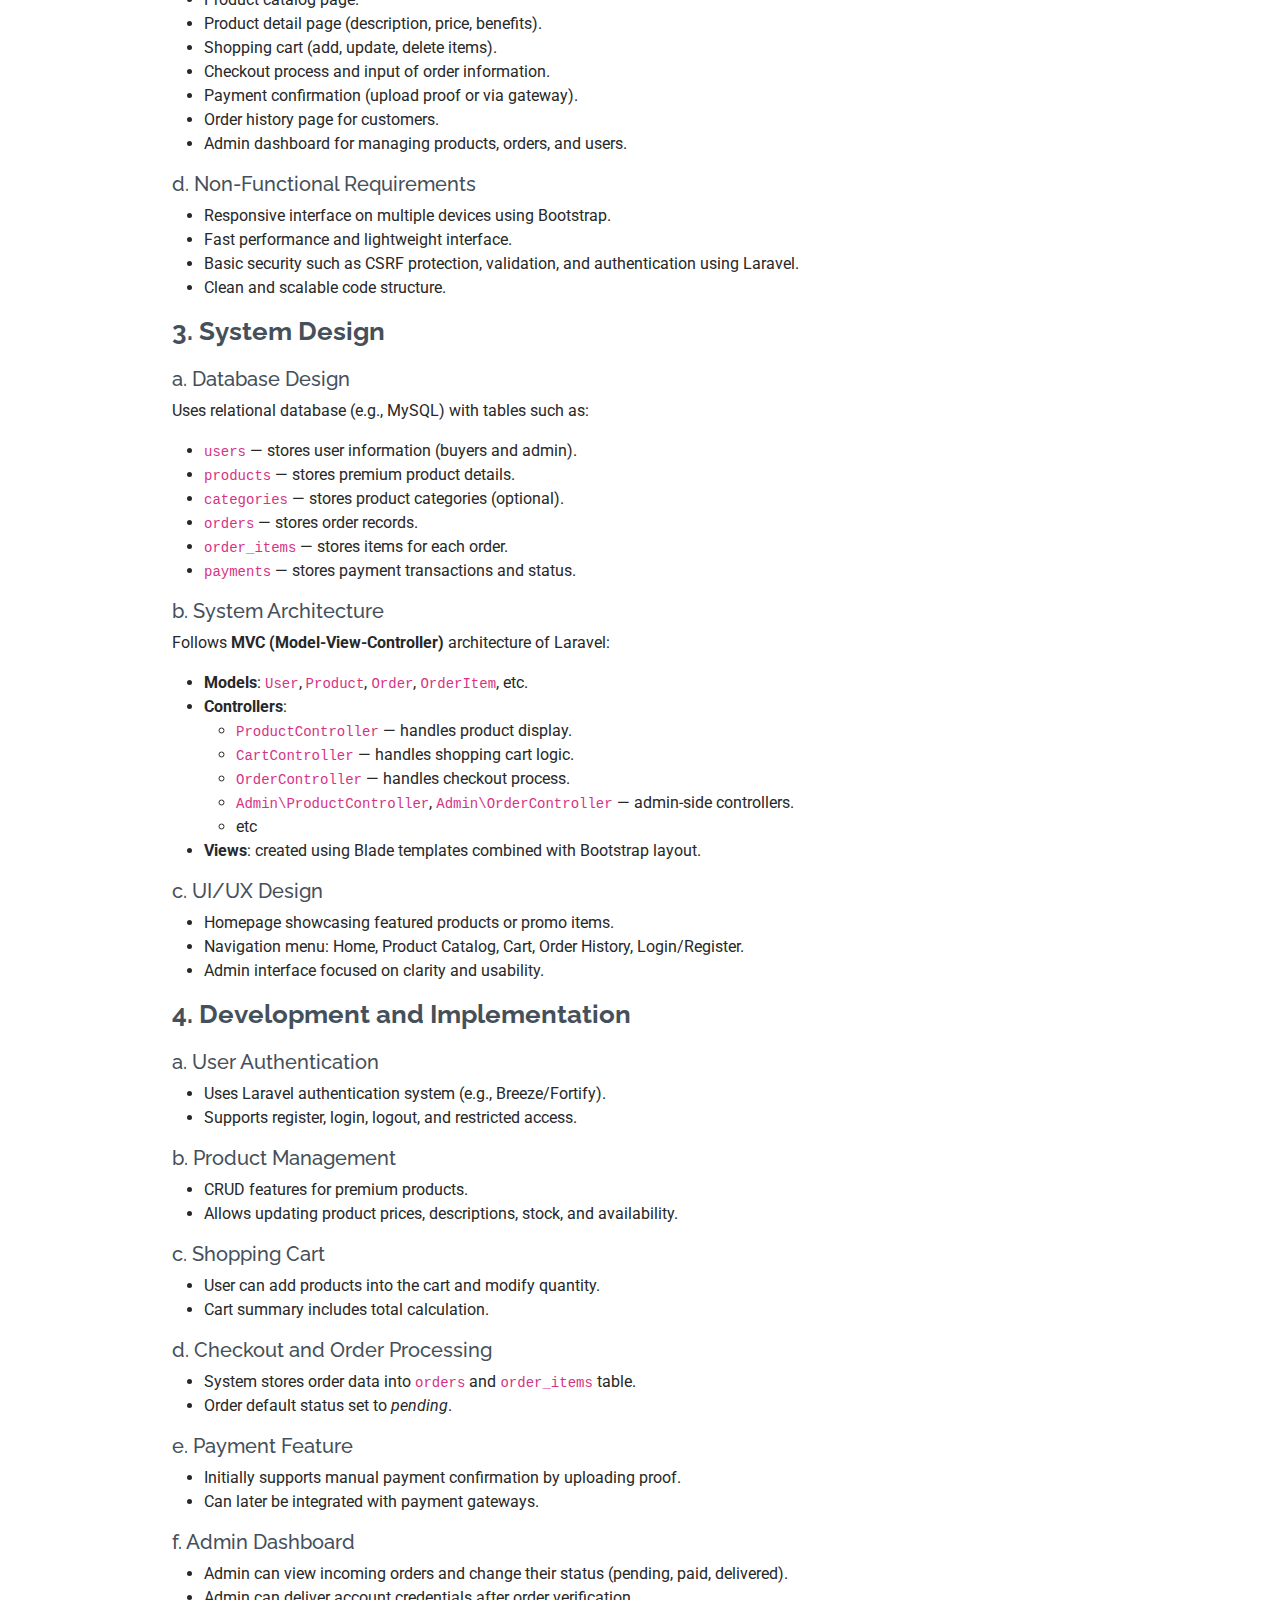
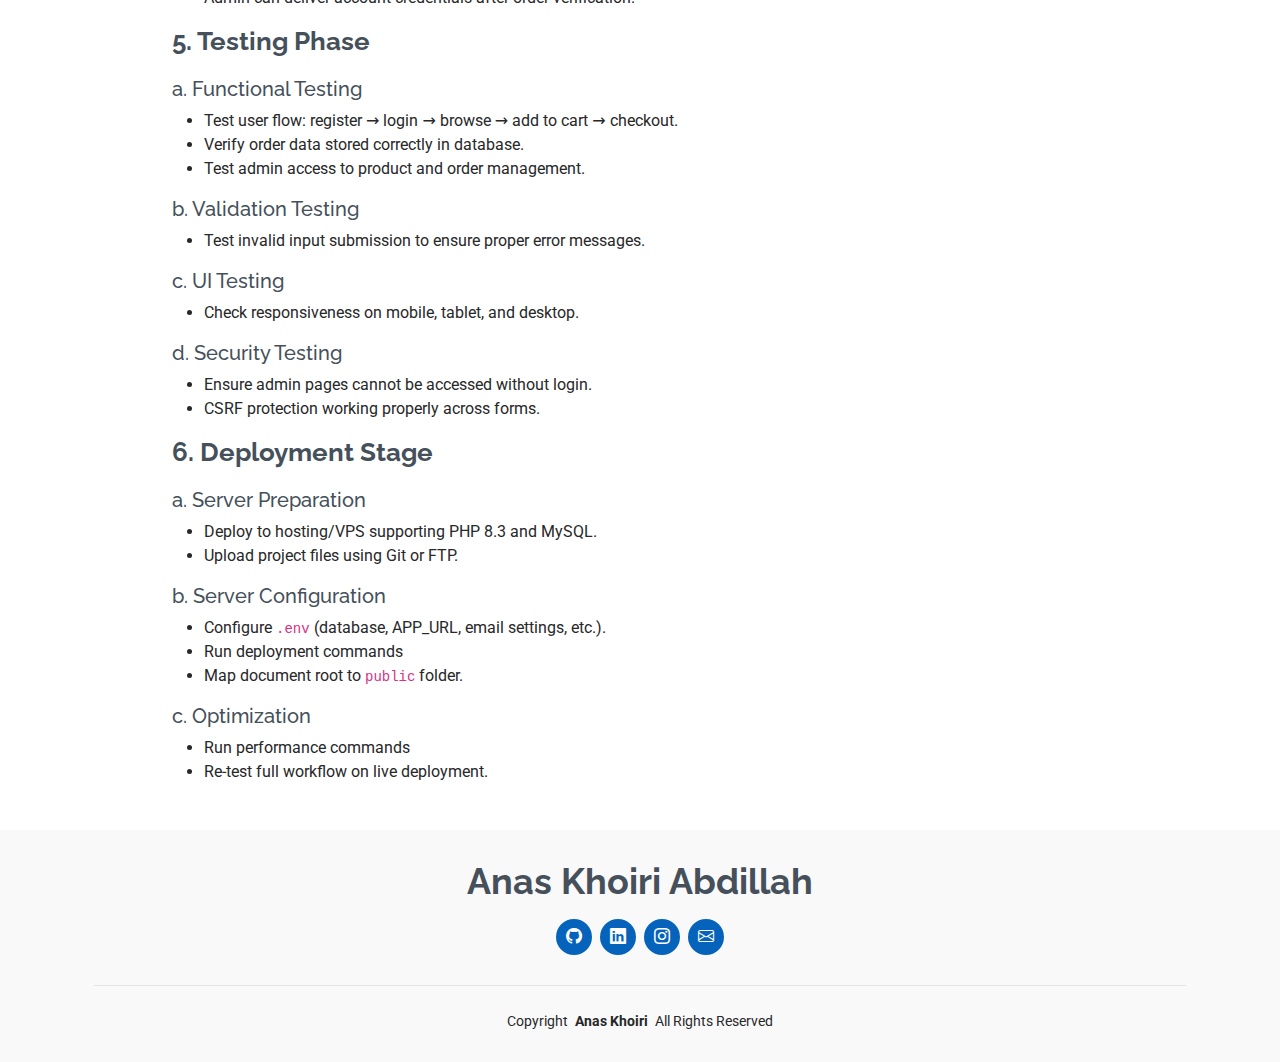
<file: details/icanprem.html>
<!DOCTYPE html>
<html lang="en">

<head>
  <meta charset="utf-8">
  <meta content="width=device-width, initial-scale=1.0" name="viewport">
  <title>Portfolio Details</title>
  <meta content="" name="description">
  <meta content="" name="keywords">

  <!-- Favicons -->
  <link href="../assets/img/favicon.png" rel="icon">
  <link href="../assets/img/icon.png" rel="icon">

  <!-- Fonts -->
  <link href="https://fonts.googleapis.com" rel="preconnect">
  <link href="https://fonts.gstatic.com" rel="preconnect" crossorigin>
  <link href="https://fonts.googleapis.com/css2?family=Roboto:ital,wght@0,100;0,300;0,400;0,500;0,700;0,900;1,100;1,300;1,400;1,500;1,700;1,900&family=Poppins:ital,wght@0,100;0,200;0,300;0,400;0,500;0,600;0,700;0,800;0,900;1,100;1,200;1,300;1,400;1,500;1,600;1,700;1,800;1,900&family=Raleway:ital,wght@0,100;0,200;0,300;0,400;0,500;0,600;0,700;0,800;0,900;1,100;1,200;1,300;1,400;1,500;1,600;1,700;1,800;1,900&display=swap" rel="stylesheet">

  <!-- Vendor CSS Files -->
  <link href="../assets/vendor/bootstrap/css/bootstrap.min.css" rel="stylesheet">
  <link href="../assets/vendor/bootstrap-icons/bootstrap-icons.css" rel="stylesheet">
  <link href="../assets/vendor/aos/aos.css" rel="stylesheet">
  <link href="../assets/vendor/glightbox/css/glightbox.min.css" rel="stylesheet">
  <link href="../assets/vendor/swiper/swiper-bundle.min.css" rel="stylesheet">

  <!-- Main CSS File -->
  <link href="../assets/css/main.css" rel="stylesheet">

</head>

<body class="portfolio-details-page">

  <header id="header" class="header d-flex flex-column justify-content-center">

    <i class="header-toggle d-xl-none bi bi-list"></i>

    <nav id="navmenu" class="navmenu">
      <ul>
        <li><a href="../index.html#home"><i class="bi bi-house navicon"></i><span>Home</span></a></li>
        <li><a href="../index.html#about"><i class="bi bi-person navicon"></i><span>About</span></a></li>
        <li><a href="../index.html#resume"><i class="bi bi-file-earmark-text navicon"></i><span>Resume</span></a></li>
        <li><a href="../index.html#portfolio"><i class="bi bi-images navicon"></i><span>Portfolio</span></a></li>
        <li><a href="../index.html#contact"><i class="bi bi-envelope navicon"></i><span>Contact</span></a></li>
      </ul>
    </nav>

  </header>

  <main class="main">

    <!-- Page Title -->
    <div class="page-title" data-aos="fade">
      <div class="container">
        <nav class="breadcrumbs">
          <ol>
            <li><a href="../index.html">Home</a></li>
            <li class="current">Portfolio Details</li>
          </ol>
        </nav>
        <h1>Portfolio Details</h1>
      </div>
    </div><!-- End Page Title -->

    <!-- Portfolio Details Section -->
    <section id="portfolio-details" class="portfolio-details section">

      <div class="container" data-aos="fade-up">

        <div class="portfolio-details-slider swiper init-swiper">
          <script type="application/json" class="swiper-config">
            {
              "loop": true,
              "speed": 600,
              "autoplay": {
                "delay": 5000
              },
              "slidesPerView": "auto",
              "navigation": {
                "nextEl": ".swiper-button-next",
                "prevEl": ".swiper-button-prev"
              },
              "pagination": {
                "el": ".swiper-pagination",
                "type": "bullets",
                "clickable": true
              }
            }
          </script>
          <div class="swiper-wrapper align-items-center">

            <div class="swiper-slide">
              <img src="../assets/img/porto-details/icanprem1.png" alt="">
            </div>

            <div class="swiper-slide">
              <img src="../assets/img/porto-details/icanprem2.png" alt="">
            </div>

            <div class="swiper-slide">
              <img src="../assets/img/porto-details/icanprem3.png" alt="">
            </div>

            <div class="swiper-slide">
              <img src="../assets/img/porto-details/icanprem4.png" alt="">
            </div>

          </div>
          <div class="swiper-button-prev"></div>
          <div class="swiper-button-next"></div>
          <div class="swiper-pagination"></div>
        </div>

        <div class="row justify-content-between gy-4 mt-4">

          <div class="col-lg-8" data-aos="fade-up">
            <div class="portfolio-description">
              <h2>Portfolio Description for Website Application I Can Premium</h2>
              <h2>1. Project Overview</h2>
                <p>
                  <strong>I Can Premium</strong> is a web-based platform developed as a personal project using 
                  <strong>Laravel 10</strong>, <strong>PHP 8.3</strong>, <strong>Bootstrap</strong>, and <strong>JavaScript</strong>.
                  The primary goal of this system is to support the business of selling premium applications and account subscriptions 
                  through a structured, secure, and user-friendly platform.
                </p>
                <p>
                  This system is designed to:
                </p>
                <ul>
                  <li>Provide clear product information (description, price, category, stock status).</li>
                  <li>Facilitate transactions between buyers and sellers.</li>
                  <li>Provide a shopping cart.</li>
                  <li>Integrate payment features.</li>
                  <li>Provide an admin dashboard to manage products, orders, and customer data.</li>
                </ul>
              <h2>2. Planning and Requirements Analysis</h2>

              <h5>a. Problem Identification</h5>
              <ul>
                <li>Premium account sales were previously handled manually through chat, causing transaction records to be inconsistent.</li>
                <li>Buyers often had difficulty comparing products because information was scattered across multiple places.</li>
                <li>Payment confirmation and account delivery processes usually took time.</li>
              </ul>

              <h5>b. System Objectives</h5>
              <ul>
                <li>To build a centralized platform for displaying premium product information.</li>
                <li>To simplify the purchase process, allowing users to browse, add to cart, and checkout easily.</li>
                <li>To help sellers manage products, stock, order transactions, and payments efficiently.</li>
              </ul>

              <h5>c. Functional Requirements</h5>
              <ul>
                <li>User registration and login.</li>
                <li>Product catalog page.</li>
                <li>Product detail page (description, price, benefits).</li>
                <li>Shopping cart (add, update, delete items).</li>
                <li>Checkout process and input of order information.</li>
                <li>Payment confirmation (upload proof or via gateway).</li>
                <li>Order history page for customers.</li>
                <li>Admin dashboard for managing products, orders, and users.</li>
              </ul>

              <h5>d. Non-Functional Requirements</h5>
              <ul>
                <li>Responsive interface on multiple devices using Bootstrap.</li>
                <li>Fast performance and lightweight interface.</li>
                <li>Basic security such as CSRF protection, validation, and authentication using Laravel.</li>
                <li>Clean and scalable code structure.</li>
              </ul>

              <h2>3. System Design</h2>

              <h5>a. Database Design</h5>
              <p>Uses relational database (e.g., MySQL) with tables such as:</p>
              <ul>
                <li><code>users</code> — stores user information (buyers and admin).</li>
                <li><code>products</code> — stores premium product details.</li>
                <li><code>categories</code> — stores product categories (optional).</li>
                <li><code>orders</code> — stores order records.</li>
                <li><code>order_items</code> — stores items for each order.</li>
                <li><code>payments</code> — stores payment transactions and status.</li>
              </ul>

              <h5>b. System Architecture</h5>
              <p>Follows <strong>MVC (Model-View-Controller)</strong> architecture of Laravel:</p>
              <ul>
                <li><strong>Models</strong>: <code>User</code>, <code>Product</code>, <code>Order</code>, <code>OrderItem</code>, etc.</li>
                <li>
                  <strong>Controllers</strong>:
                  <ul>
                    <li><code>ProductController</code> — handles product display.</li>
                    <li><code>CartController</code> — handles shopping cart logic.</li>
                    <li><code>OrderController</code> — handles checkout process.</li>
                    <li><code>Admin\ProductController</code>, <code>Admin\OrderController</code> — admin-side controllers.</li>
                    <li>etc</li>
                  </ul>
                </li>
                <li><strong>Views</strong>: created using Blade templates combined with Bootstrap layout.</li>
              </ul>

              <h5>c. UI/UX Design</h5>
              <ul>
                <li>Homepage showcasing featured products or promo items.</li>
                <li>Navigation menu: Home, Product Catalog, Cart, Order History, Login/Register.</li>
                <li>Admin interface focused on clarity and usability.</li>
              </ul>
              
              <h2>4. Development and Implementation</h2>
              <h5>a. User Authentication</h5>
              <ul>
                <li>Uses Laravel authentication system (e.g., Breeze/Fortify).</li>
                <li>Supports register, login, logout, and restricted access.</li>
              </ul>

              <h5>b. Product Management</h5>
              <ul>
                <li>CRUD features for premium products.</li>
                <li>Allows updating product prices, descriptions, stock, and availability.</li>
              </ul>

              <h5>c. Shopping Cart</h5>
              <ul>
                <li>User can add products into the cart and modify quantity.</li>
                <li>Cart summary includes total calculation.</li>
              </ul>

              <h5>d. Checkout and Order Processing</h5>
              <ul>
                <li>System stores order data into <code>orders</code> and <code>order_items</code> table.</li>
                <li>Order default status set to <em>pending</em>.</li>
              </ul>

              <h5>e. Payment Feature</h5>
              <ul>
                <li>Initially supports manual payment confirmation by uploading proof.</li>
                <li>Can later be integrated with payment gateways.</li>
              </ul>

              <h5>f. Admin Dashboard</h5>
              <ul>
                <li>Admin can view incoming orders and change their status (pending, paid, delivered).</li>
                <li>Admin can deliver account credentials after order verification.</li>
              </ul>

              <h2>5. Testing Phase</h2>

              <h5>a. Functional Testing</h5>
              <ul>
                <li>Test user flow: register → login → browse → add to cart → checkout.</li>
                <li>Verify order data stored correctly in database.</li>
                <li>Test admin access to product and order management.</li>
              </ul>

              <h5>b. Validation Testing</h5>
              <ul>
                <li>Test invalid input submission to ensure proper error messages.</li>
              </ul>

              <h5>c. UI Testing</h5>
              <ul>
                <li>Check responsiveness on mobile, tablet, and desktop.</li>
              </ul>

              <h5>d. Security Testing</h5>
              <ul>
                <li>Ensure admin pages cannot be accessed without login.</li>
                <li>CSRF protection working properly across forms.</li>
              </ul>

              <h2>6. Deployment Stage</h2>
                <h5>a. Server Preparation</h5>
                <ul>
                  <li>Deploy to hosting/VPS supporting PHP 8.3 and MySQL.</li>
                  <li>Upload project files using Git or FTP.</li>
                </ul>

                <h5>b. Server Configuration</h5>
                <ul>
                  <li>Configure <code>.env</code> (database, APP_URL, email settings, etc.).</li>
                  <li>Run deployment commands
                  </li>
                  <li>Map document root to <code>public</code> folder.</li>
                </ul>

                <h5>c. Optimization</h5>
                <ul>
                  <li>Run performance commands
                  </li>
                  <li>Re-test full workflow on live deployment.</li>
                </ul>

            </div>
          </div>
          

          <div class="col-lg-3" data-aos="fade-up" data-aos-delay="100">
            <div class="portfolio-info">
              <h5>Project information</h5>
              <ul>
                <li><strong>Tittle</strong>I Can Premium</li>
                <li><strong>Category</strong>Personal</li>
                <li><strong>Years</strong>2024</li>
                <!-- <li><strong>Project URL</strong> <a href="#">www.example.com</a></li>
                <li><a href="#" class="btn-visit align-self-start">Visit Website</a></li> -->
              </ul>
            </div>
          </div>

        </div>

      </div>

    </section><!-- /Portfolio Details Section -->

  </main>

  <footer id="footer" class="footer position-relative light-background">
    <div class="container">
      <h3 class="sitename">Anas Khoiri Abdillah</h3>
      <div class="social-links d-flex justify-content-center">
        <a href="https://github.com/airilah" target="_blank"><i class="bi bi-github"></i></a>
        <a href="https://www.linkedin.com/in/anaskhoiri" target="_blank"><i class="bi bi-linkedin"></i></a>
        <a href="https://www.instagram.com/airillah_" target="_blank"><i class="bi bi-instagram"></i></a>
        <a href="mailto:anaskhoiri19@gmail.com" target="_blank">  <i class="bi bi-envelope"></i></a>
      </div>
      <div class="container">
        <div class="copyright">
          <span>Copyright</span> <strong class="px-1 sitename">Anas Khoiri</strong> <span>All Rights Reserved</span>
        </div>
      </div>
    </div>
  </footer>

  <!-- Scroll Top -->
  <a href="#" id="scroll-top" class="scroll-top d-flex align-items-center justify-content-center"><i class="bi bi-arrow-up-short"></i></a>

  <!-- Preloader -->
  <div id="preloader"></div>

  <!-- Vendor JS Files -->
  <script src="../assets/vendor/bootstrap/js/bootstrap.bundle.min.js"></script>
  <script src="../assets/vendor/php-email-form/validate.js"></script>
  <script src="../assets/vendor/aos/aos.js"></script>
  <script src="../assets/vendor/typed.js/typed.umd.js"></script>
  <script src="../assets/vendor/purecounter/purecounter_vanilla.js"></script>
  <script src="../assets/vendor/waypoints/noframework.waypoints.js"></script>
  <script src="../assets/vendor/glightbox/js/glightbox.min.js"></script>
  <script src="../assets/vendor/imagesloaded/imagesloaded.pkgd.min.js"></script>
  <script src="../assets/vendor/isotope-layout/isotope.pkgd.min.js"></script>
  <script src="../assets/vendor/swiper/swiper-bundle.min.js"></script>

  <!-- Main JS File -->
  <script src="../assets/js/main.js"></script>

</body>

</html>
</file>
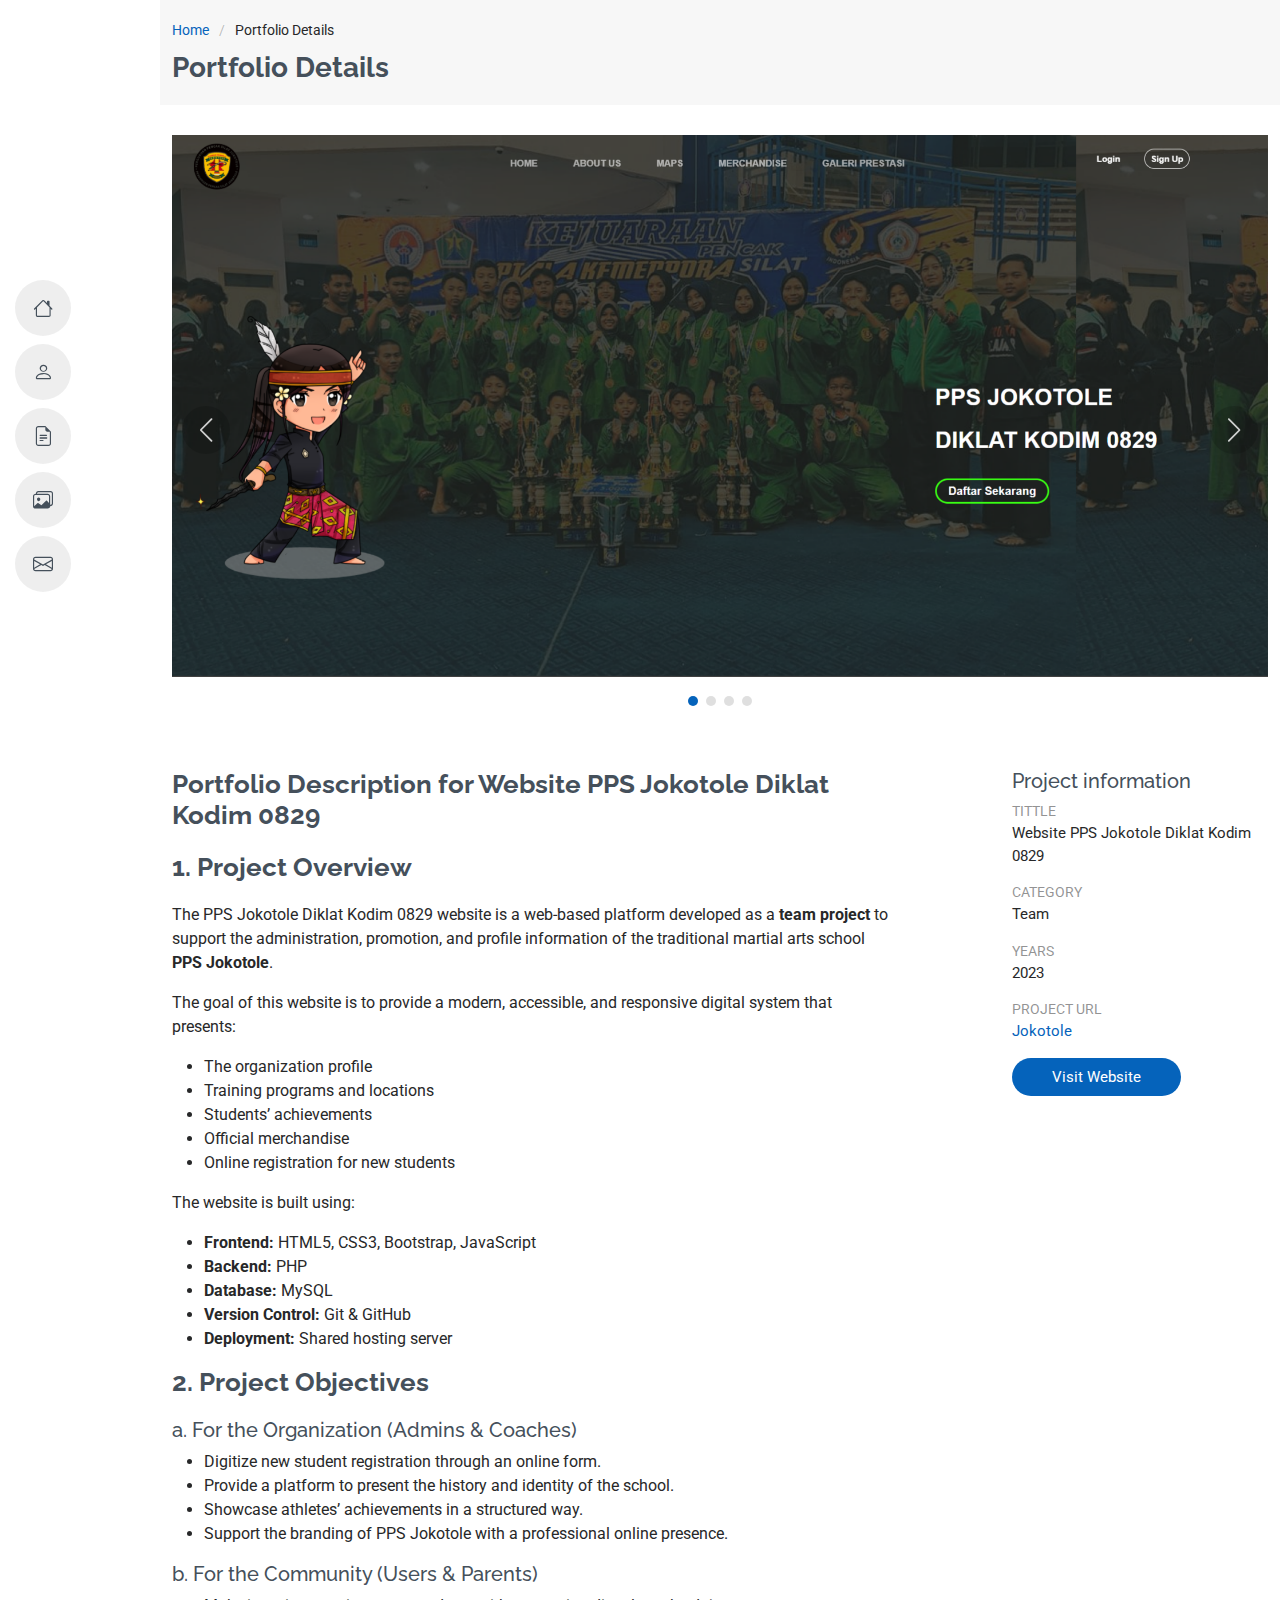
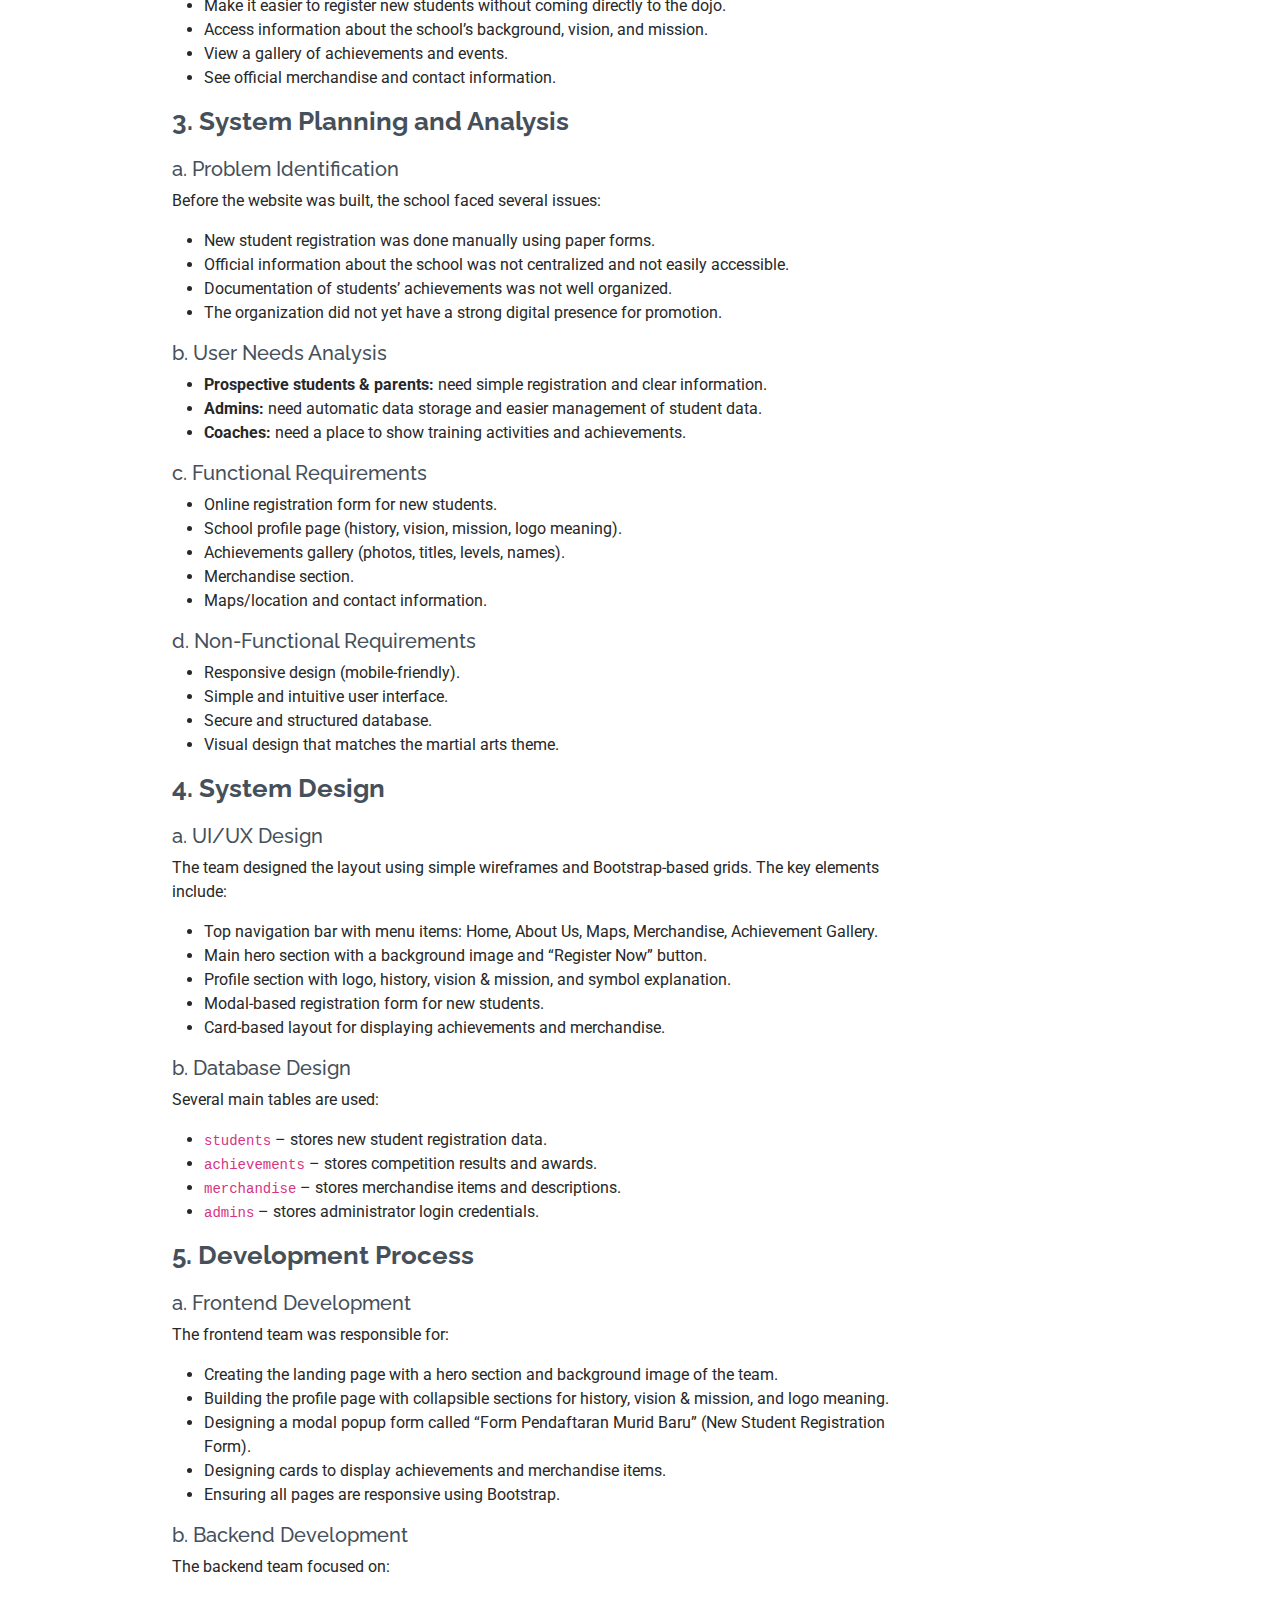
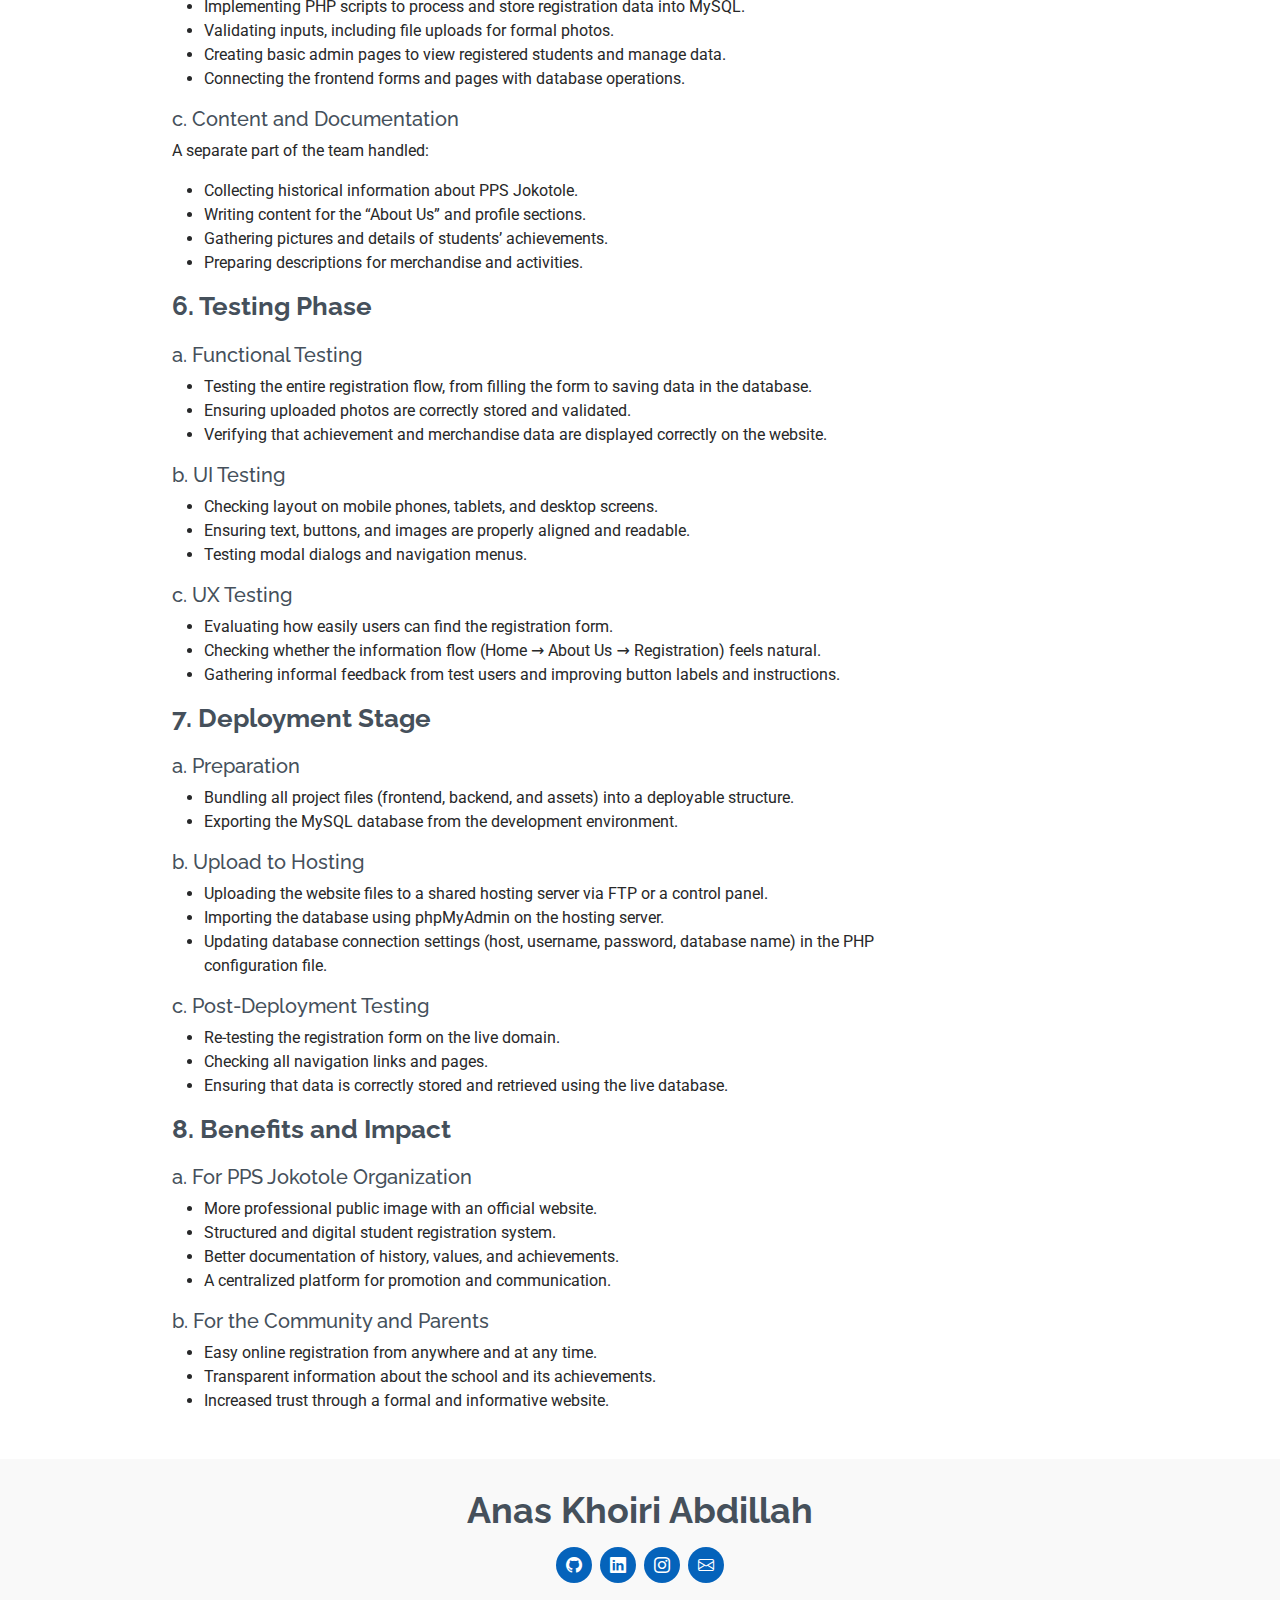
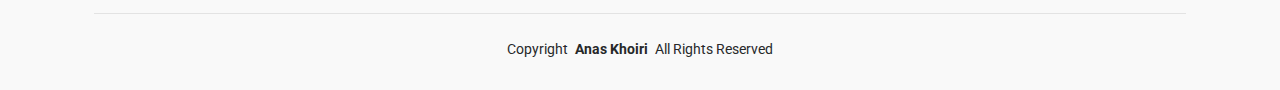
<file: details/jokotole.html>
<!DOCTYPE html>
<html lang="en">

<head>
  <meta charset="utf-8">
  <meta content="width=device-width, initial-scale=1.0" name="viewport">
  <title>Portfolio Details</title>
  <meta content="" name="description">
  <meta content="" name="keywords">

  <!-- Favicons -->
  <link href="../assets/img/favicon.png" rel="icon">
  <link href="../assets/img/icon.png" rel="icon">

  <!-- Fonts -->
  <link href="https://fonts.googleapis.com" rel="preconnect">
  <link href="https://fonts.gstatic.com" rel="preconnect" crossorigin>
  <link href="https://fonts.googleapis.com/css2?family=Roboto:ital,wght@0,100;0,300;0,400;0,500;0,700;0,900;1,100;1,300;1,400;1,500;1,700;1,900&family=Poppins:ital,wght@0,100;0,200;0,300;0,400;0,500;0,600;0,700;0,800;0,900;1,100;1,200;1,300;1,400;1,500;1,600;1,700;1,800;1,900&family=Raleway:ital,wght@0,100;0,200;0,300;0,400;0,500;0,600;0,700;0,800;0,900;1,100;1,200;1,300;1,400;1,500;1,600;1,700;1,800;1,900&display=swap" rel="stylesheet">

  <!-- Vendor CSS Files -->
  <link href="../assets/vendor/bootstrap/css/bootstrap.min.css" rel="stylesheet">
  <link href="../assets/vendor/bootstrap-icons/bootstrap-icons.css" rel="stylesheet">
  <link href="../assets/vendor/aos/aos.css" rel="stylesheet">
  <link href="../assets/vendor/glightbox/css/glightbox.min.css" rel="stylesheet">
  <link href="../assets/vendor/swiper/swiper-bundle.min.css" rel="stylesheet">

  <!-- Main CSS File -->
  <link href="../assets/css/main.css" rel="stylesheet">

</head>

<body class="portfolio-details-page">

  <header id="header" class="header d-flex flex-column justify-content-center">

    <i class="header-toggle d-xl-none bi bi-list"></i>

    <nav id="navmenu" class="navmenu">
      <ul>
        <li><a href="../index.html#home"><i class="bi bi-house navicon"></i><span>Home</span></a></li>
        <li><a href="../index.html#about"><i class="bi bi-person navicon"></i><span>About</span></a></li>
        <li><a href="../index.html#resume"><i class="bi bi-file-earmark-text navicon"></i><span>Resume</span></a></li>
        <li><a href="../index.html#portfolio"><i class="bi bi-images navicon"></i><span>Portfolio</span></a></li>
        <li><a href="../index.html#contact"><i class="bi bi-envelope navicon"></i><span>Contact</span></a></li>
      </ul>
    </nav>

  </header>

  <main class="main">

    <!-- Page Title -->
    <div class="page-title" data-aos="fade">
      <div class="container">
        <nav class="breadcrumbs">
          <ol>
            <li><a href="../index.html">Home</a></li>
            <li class="current">Portfolio Details</li>
          </ol>
        </nav>
        <h1>Portfolio Details</h1>
      </div>
    </div><!-- End Page Title -->

    <!-- Portfolio Details Section -->
    <section id="portfolio-details" class="portfolio-details section">

      <div class="container" data-aos="fade-up">

        <div class="portfolio-details-slider swiper init-swiper">
          <script type="application/json" class="swiper-config">
            {
              "loop": true,
              "speed": 600,
              "autoplay": {
                "delay": 5000
              },
              "slidesPerView": "auto",
              "navigation": {
                "nextEl": ".swiper-button-next",
                "prevEl": ".swiper-button-prev"
              },
              "pagination": {
                "el": ".swiper-pagination",
                "type": "bullets",
                "clickable": true
              }
            }
          </script>
          <div class="swiper-wrapper align-items-center">

            <div class="swiper-slide">
              <img src="../assets/img/porto-details/jokotole1.png" alt="">
            </div>

            <div class="swiper-slide">
              <img src="../assets/img/porto-details/jokotole2.png" alt="">
            </div>

            <div class="swiper-slide">
              <img src="../assets/img/porto-details/jokotole3.png" alt="">
            </div>

            <div class="swiper-slide">
              <img src="../assets/img/porto-details/jokotole4.png" alt="">
            </div>

          </div>
          <div class="swiper-button-prev"></div>
          <div class="swiper-button-next"></div>
          <div class="swiper-pagination"></div>
        </div>

        <div class="row justify-content-between gy-4 mt-4">

          <div class="col-lg-8" data-aos="fade-up">
            <div class="portfolio-description">
              <h2>Portfolio Description for Website PPS Jokotole Diklat Kodim 0829</h2>
              <h2>1. Project Overview</h2>
              <p>
                The PPS Jokotole Diklat Kodim 0829 website is a web-based platform developed as a 
                <strong>team project</strong> to support the administration, promotion, and profile information 
                of the traditional martial arts school <strong>PPS Jokotole</strong>.
              </p>
              <p>
                The goal of this website is to provide a modern, accessible, and responsive digital system that presents:
              </p>
              <ul>
                <li>The organization profile</li>
                <li>Training programs and locations</li>
                <li>Students’ achievements</li>
                <li>Official merchandise</li>
                <li>Online registration for new students</li>
              </ul>
              <p>
                The website is built using:
              </p>
              <ul>
                <li><strong>Frontend:</strong> HTML5, CSS3, Bootstrap, JavaScript</li>
                <li><strong>Backend:</strong> PHP</li>
                <li><strong>Database:</strong> MySQL</li>
                <li><strong>Version Control:</strong> Git &amp; GitHub</li>
                <li><strong>Deployment:</strong> Shared hosting server</li>
              </ul>

              <h2>2. Project Objectives</h2>

              <h5>a. For the Organization (Admins &amp; Coaches)</h5>
              <ul>
                <li>Digitize new student registration through an online form.</li>
                <li>Provide a platform to present the history and identity of the school.</li>
                <li>Showcase athletes’ achievements in a structured way.</li>
                <li>Support the branding of PPS Jokotole with a professional online presence.</li>
              </ul>

              <h5>b. For the Community (Users &amp; Parents)</h5>
              <ul>
                <li>Make it easier to register new students without coming directly to the dojo.</li>
                <li>Access information about the school’s background, vision, and mission.</li>
                <li>View a gallery of achievements and events.</li>
                <li>See official merchandise and contact information.</li>
              </ul>

              <h2>3. System Planning and Analysis</h2>

              <h5>a. Problem Identification</h5>
              <p>Before the website was built, the school faced several issues:</p>
              <ul>
                <li>New student registration was done manually using paper forms.</li>
                <li>Official information about the school was not centralized and not easily accessible.</li>
                <li>Documentation of students’ achievements was not well organized.</li>
                <li>The organization did not yet have a strong digital presence for promotion.</li>
              </ul>

              <h5>b. User Needs Analysis</h5>
              <ul>
                <li><strong>Prospective students &amp; parents:</strong> need simple registration and clear information.</li>
                <li><strong>Admins:</strong> need automatic data storage and easier management of student data.</li>
                <li><strong>Coaches:</strong> need a place to show training activities and achievements.</li>
              </ul>

              <h5>c. Functional Requirements</h5>
              <ul>
                <li>Online registration form for new students.</li>
                <li>School profile page (history, vision, mission, logo meaning).</li>
                <li>Achievements gallery (photos, titles, levels, names).</li>
                <li>Merchandise section.</li>
                <li>Maps/location and contact information.</li>
              </ul>

              <h5>d. Non-Functional Requirements</h5>
              <ul>
                <li>Responsive design (mobile-friendly).</li>
                <li>Simple and intuitive user interface.</li>
                <li>Secure and structured database.</li>
                <li>Visual design that matches the martial arts theme.</li>
              </ul>

              <h2>4. System Design</h2>

              <h5>a. UI/UX Design</h5>
              <p>The team designed the layout using simple wireframes and Bootstrap-based grids. The key elements include:</p>
              <ul>
                <li>Top navigation bar with menu items: Home, About Us, Maps, Merchandise, Achievement Gallery.</li>
                <li>Main hero section with a background image and “Register Now” button.</li>
                <li>Profile section with logo, history, vision &amp; mission, and symbol explanation.</li>
                <li>Modal-based registration form for new students.</li>
                <li>Card-based layout for displaying achievements and merchandise.</li>
              </ul>

              <h5>b. Database Design</h5>
              <p>Several main tables are used:</p>
              <ul>
                <li><code>students</code> – stores new student registration data.</li>
                <li><code>achievements</code> – stores competition results and awards.</li>
                <li><code>merchandise</code> – stores merchandise items and descriptions.</li>
                <li><code>admins</code> – stores administrator login credentials.</li>
              </ul>

              <h2>5. Development Process</h2>

              <h5>a. Frontend Development</h5>
              <p>The frontend team was responsible for:</p>
              <ul>
                <li>Creating the landing page with a hero section and background image of the team.</li>
                <li>Building the profile page with collapsible sections for history, vision &amp; mission, and logo meaning.</li>
                <li>Designing a modal popup form called “Form Pendaftaran Murid Baru” (New Student Registration Form).</li>
                <li>Designing cards to display achievements and merchandise items.</li>
                <li>Ensuring all pages are responsive using Bootstrap.</li>
              </ul>

              <h5>b. Backend Development</h5>
              <p>The backend team focused on:</p>
              <ul>
                <li>Implementing PHP scripts to process and store registration data into MySQL.</li>
                <li>Validating inputs, including file uploads for formal photos.</li>
                <li>Creating basic admin pages to view registered students and manage data.</li>
                <li>Connecting the frontend forms and pages with database operations.</li>
              </ul>

              <h5>c. Content and Documentation</h5>
              <p>A separate part of the team handled:</p>
              <ul>
                <li>Collecting historical information about PPS Jokotole.</li>
                <li>Writing content for the “About Us” and profile sections.</li>
                <li>Gathering pictures and details of students’ achievements.</li>
                <li>Preparing descriptions for merchandise and activities.</li>
              </ul>

              <h2>6. Testing Phase</h2>

              <h5>a. Functional Testing</h5>
              <ul>
                <li>Testing the entire registration flow, from filling the form to saving data in the database.</li>
                <li>Ensuring uploaded photos are correctly stored and validated.</li>
                <li>Verifying that achievement and merchandise data are displayed correctly on the website.</li>
              </ul>

              <h5>b. UI Testing</h5>
              <ul>
                <li>Checking layout on mobile phones, tablets, and desktop screens.</li>
                <li>Ensuring text, buttons, and images are properly aligned and readable.</li>
                <li>Testing modal dialogs and navigation menus.</li>
              </ul>

              <h5>c. UX Testing</h5>
              <ul>
                <li>Evaluating how easily users can find the registration form.</li>
                <li>Checking whether the information flow (Home → About Us → Registration) feels natural.</li>
                <li>Gathering informal feedback from test users and improving button labels and instructions.</li>
              </ul>

              <h2>7. Deployment Stage</h2>

              <h5>a. Preparation</h5>
              <ul>
                <li>Bundling all project files (frontend, backend, and assets) into a deployable structure.</li>
                <li>Exporting the MySQL database from the development environment.</li>
              </ul>

              <h5>b. Upload to Hosting</h5>
              <ul>
                <li>Uploading the website files to a shared hosting server via FTP or a control panel.</li>
                <li>Importing the database using phpMyAdmin on the hosting server.</li>
                <li>Updating database connection settings (host, username, password, database name) in the PHP configuration file.</li>
              </ul>

              <h5>c. Post-Deployment Testing</h5>
              <ul>
                <li>Re-testing the registration form on the live domain.</li>
                <li>Checking all navigation links and pages.</li>
                <li>Ensuring that data is correctly stored and retrieved using the live database.</li>
              </ul>

              <h2>8. Benefits and Impact</h2>

              <h5>a. For PPS Jokotole Organization</h5>
              <ul>
                <li>More professional public image with an official website.</li>
                <li>Structured and digital student registration system.</li>
                <li>Better documentation of history, values, and achievements.</li>
                <li>A centralized platform for promotion and communication.</li>
              </ul>

              <h5>b. For the Community and Parents</h5>
              <ul>
                <li>Easy online registration from anywhere and at any time.</li>
                <li>Transparent information about the school and its achievements.</li>
                <li>Increased trust through a formal and informative website.</li>
              </ul>

            </div>
          </div>
          

          <div class="col-lg-3" data-aos="fade-up" data-aos-delay="100">
            <div class="portfolio-info">
              <h5>Project information</h5>
              <ul>
                <li><strong>Tittle</strong>Website PPS Jokotole Diklat Kodim 0829</li>
                <li><strong>Category</strong>Team</li>
                <li><strong>Years</strong>2023</li>
                <li><strong>Project URL</strong> <a href="https://jokotole.creypoer.me/" target="_blank">Jokotole</a></li>
                <li><a href="https://jokotole.creypoer.me/" class="btn-visit align-self-start" target="_blank">Visit Website</a></li>
              </ul>
            </div>
          </div>

        </div>

      </div>

    </section><!-- /Portfolio Details Section -->

  </main>

  <footer id="footer" class="footer position-relative light-background">
    <div class="container">
      <h3 class="sitename">Anas Khoiri Abdillah</h3>
      <div class="social-links d-flex justify-content-center">
        <a href="https://github.com/airilah" target="_blank"><i class="bi bi-github"></i></a>
        <a href="https://www.linkedin.com/in/anaskhoiri" target="_blank"><i class="bi bi-linkedin"></i></a>
        <a href="https://www.instagram.com/airillah_" target="_blank"><i class="bi bi-instagram"></i></a>
        <a href="mailto:anaskhoiri19@gmail.com" target="_blank">  <i class="bi bi-envelope"></i></a>
      </div>
      <div class="container">
        <div class="copyright">
          <span>Copyright</span> <strong class="px-1 sitename">Anas Khoiri</strong> <span>All Rights Reserved</span>
        </div>
      </div>
    </div>
  </footer>

  <!-- Scroll Top -->
  <a href="#" id="scroll-top" class="scroll-top d-flex align-items-center justify-content-center"><i class="bi bi-arrow-up-short"></i></a>

  <!-- Preloader -->
  <div id="preloader"></div>

  <!-- Vendor JS Files -->
  <script src="../assets/vendor/bootstrap/js/bootstrap.bundle.min.js"></script>
  <script src="../assets/vendor/php-email-form/validate.js"></script>
  <script src="../assets/vendor/aos/aos.js"></script>
  <script src="../assets/vendor/typed.js/typed.umd.js"></script>
  <script src="../assets/vendor/purecounter/purecounter_vanilla.js"></script>
  <script src="../assets/vendor/waypoints/noframework.waypoints.js"></script>
  <script src="../assets/vendor/glightbox/js/glightbox.min.js"></script>
  <script src="../assets/vendor/imagesloaded/imagesloaded.pkgd.min.js"></script>
  <script src="../assets/vendor/isotope-layout/isotope.pkgd.min.js"></script>
  <script src="../assets/vendor/swiper/swiper-bundle.min.js"></script>

  <!-- Main JS File -->
  <script src="../assets/js/main.js"></script>

</body>

</html>
</file>
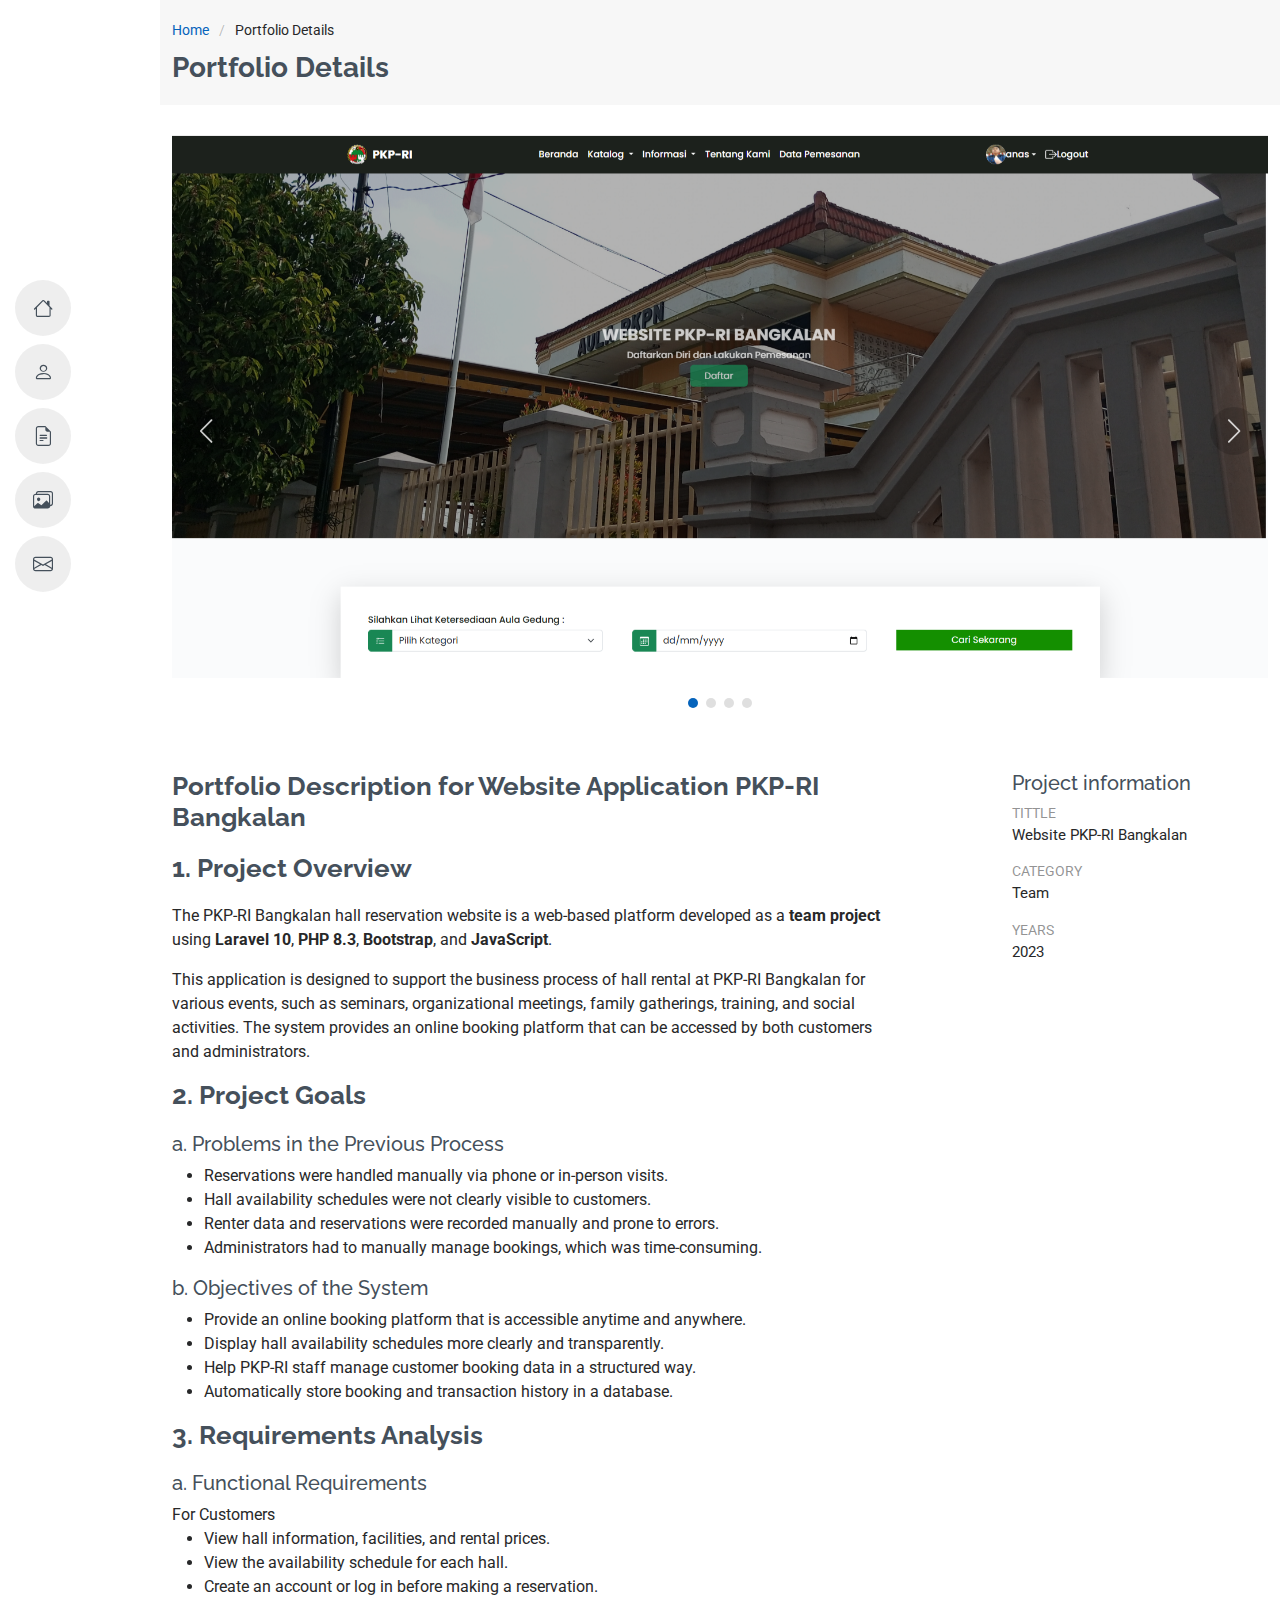
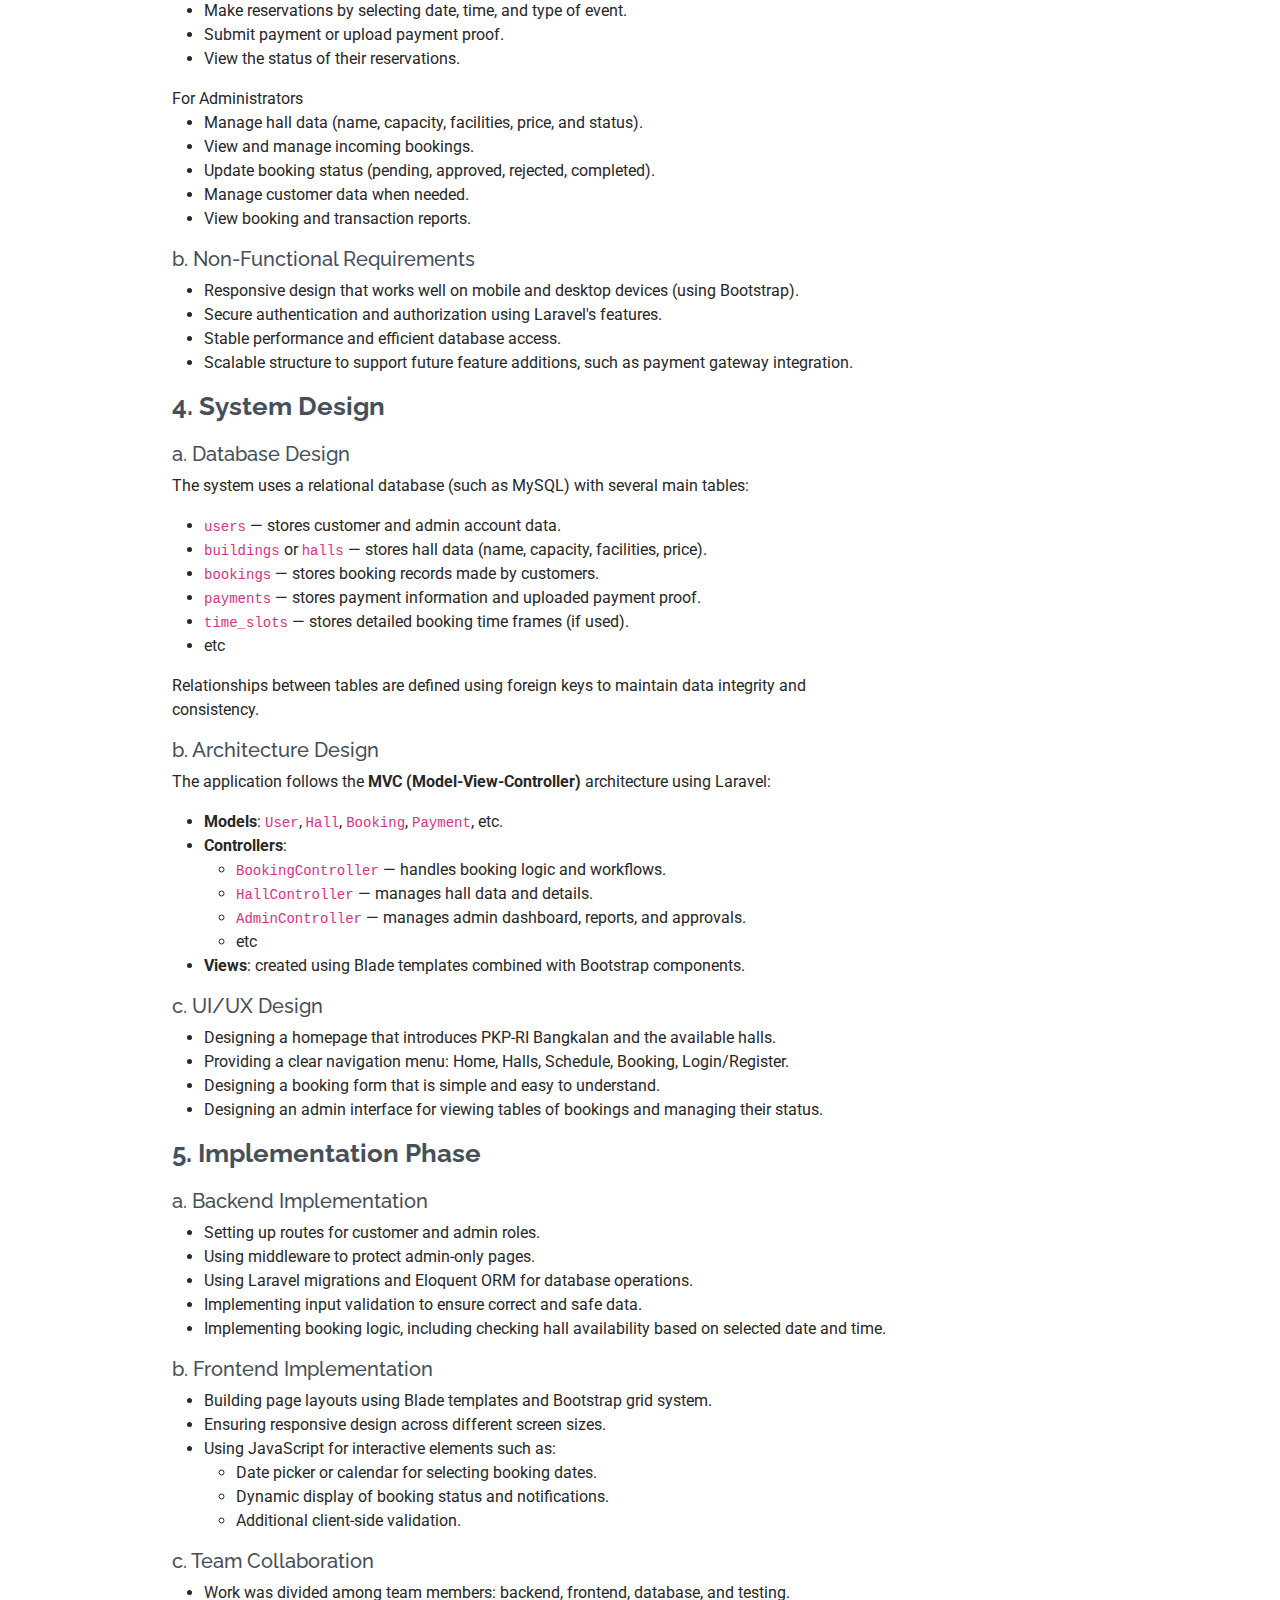
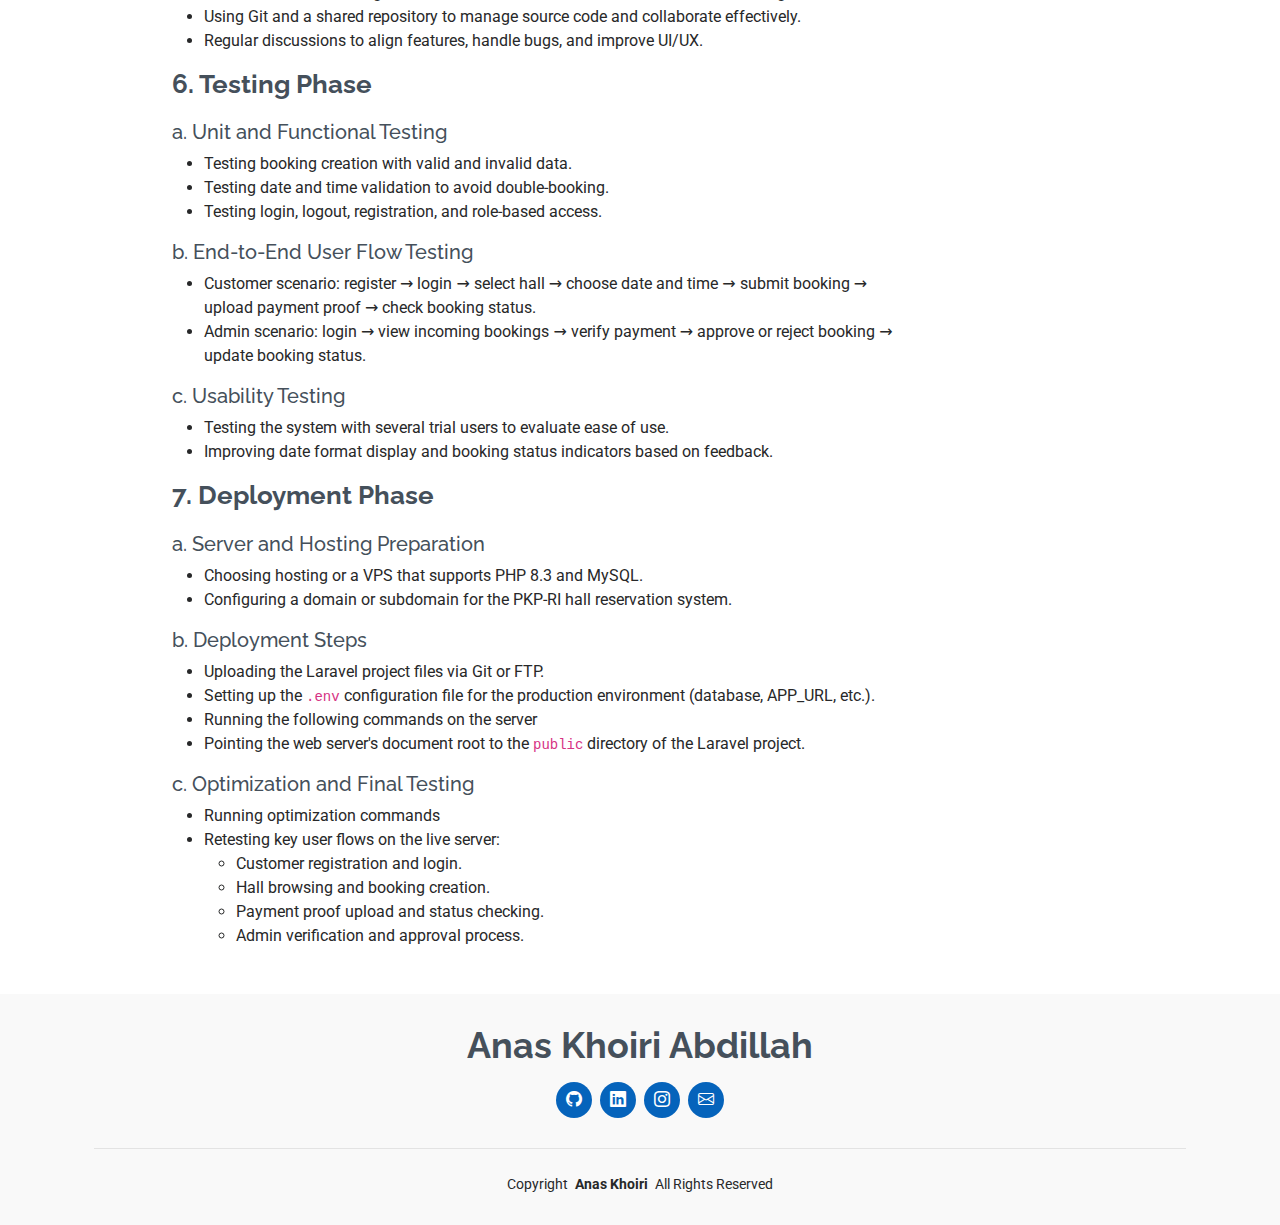
<file: details/pkpri.html>
<!DOCTYPE html>
<html lang="en">

<head>
  <meta charset="utf-8">
  <meta content="width=device-width, initial-scale=1.0" name="viewport">
  <title>Portfolio Details</title>
  <meta content="" name="description">
  <meta content="" name="keywords">

  <!-- Favicons -->
  <link href="../assets/img/favicon.png" rel="icon">
  <link href="../assets/img/icon.png" rel="icon">

  <!-- Fonts -->
  <link href="https://fonts.googleapis.com" rel="preconnect">
  <link href="https://fonts.gstatic.com" rel="preconnect" crossorigin>
  <link href="https://fonts.googleapis.com/css2?family=Roboto:ital,wght@0,100;0,300;0,400;0,500;0,700;0,900;1,100;1,300;1,400;1,500;1,700;1,900&family=Poppins:ital,wght@0,100;0,200;0,300;0,400;0,500;0,600;0,700;0,800;0,900;1,100;1,200;1,300;1,400;1,500;1,600;1,700;1,800;1,900&family=Raleway:ital,wght@0,100;0,200;0,300;0,400;0,500;0,600;0,700;0,800;0,900;1,100;1,200;1,300;1,400;1,500;1,600;1,700;1,800;1,900&display=swap" rel="stylesheet">

  <!-- Vendor CSS Files -->
  <link href="../assets/vendor/bootstrap/css/bootstrap.min.css" rel="stylesheet">
  <link href="../assets/vendor/bootstrap-icons/bootstrap-icons.css" rel="stylesheet">
  <link href="../assets/vendor/aos/aos.css" rel="stylesheet">
  <link href="../assets/vendor/glightbox/css/glightbox.min.css" rel="stylesheet">
  <link href="../assets/vendor/swiper/swiper-bundle.min.css" rel="stylesheet">

  <!-- Main CSS File -->
  <link href="../assets/css/main.css" rel="stylesheet">

</head>

<body class="portfolio-details-page">

  <header id="header" class="header d-flex flex-column justify-content-center">

    <i class="header-toggle d-xl-none bi bi-list"></i>

    <nav id="navmenu" class="navmenu">
      <ul>
        <li><a href="../index.html#home"><i class="bi bi-house navicon"></i><span>Home</span></a></li>
        <li><a href="../index.html#about"><i class="bi bi-person navicon"></i><span>About</span></a></li>
        <li><a href="../index.html#resume"><i class="bi bi-file-earmark-text navicon"></i><span>Resume</span></a></li>
        <li><a href="../index.html#portfolio"><i class="bi bi-images navicon"></i><span>Portfolio</span></a></li>
        <li><a href="../index.html#contact"><i class="bi bi-envelope navicon"></i><span>Contact</span></a></li>
      </ul>
    </nav>

  </header>

  <main class="main">

    <!-- Page Title -->
    <div class="page-title" data-aos="fade">
      <div class="container">
        <nav class="breadcrumbs">
          <ol>
            <li><a href="../index.html">Home</a></li>
            <li class="current">Portfolio Details</li>
          </ol>
        </nav>
        <h1>Portfolio Details</h1>
      </div>
    </div><!-- End Page Title -->

    <!-- Portfolio Details Section -->
    <section id="portfolio-details" class="portfolio-details section">

      <div class="container" data-aos="fade-up">

        <div class="portfolio-details-slider swiper init-swiper">
          <script type="application/json" class="swiper-config">
            {
              "loop": true,
              "speed": 600,
              "autoplay": {
                "delay": 5000
              },
              "slidesPerView": "auto",
              "navigation": {
                "nextEl": ".swiper-button-next",
                "prevEl": ".swiper-button-prev"
              },
              "pagination": {
                "el": ".swiper-pagination",
                "type": "bullets",
                "clickable": true
              }
            }
          </script>
          <div class="swiper-wrapper align-items-center">

            <div class="swiper-slide">
              <img src="../assets/img/porto-details/pkpri1.png" alt="">
            </div>

            <div class="swiper-slide">
              <img src="../assets/img/porto-details/pkpri2.png" alt="">
            </div>

            <div class="swiper-slide">
              <img src="../assets/img/porto-details/pkpri3.png" alt="">
            </div>

            <div class="swiper-slide">
              <img src="../assets/img/porto-details/pkpri4.png" alt="">
            </div>

          </div>
          <div class="swiper-button-prev"></div>
          <div class="swiper-button-next"></div>
          <div class="swiper-pagination"></div>
        </div>

        <div class="row justify-content-between gy-4 mt-4">

          <div class="col-lg-8" data-aos="fade-up">
            <div class="portfolio-description">
              <h2>Portfolio Description for Website Application PKP-RI Bangkalan</h2>
              <h2>1. Project Overview</h2>
              <p>
                The PKP-RI Bangkalan hall reservation website is a web-based platform developed as a 
                <strong>team project</strong> using <strong>Laravel 10</strong>, <strong>PHP 8.3</strong>, 
                <strong>Bootstrap</strong>, and <strong>JavaScript</strong>. 
              </p>
              <p>
                This application is designed to support the business process of hall rental at PKP-RI Bangkalan for various events,
                such as seminars, organizational meetings, family gatherings, training, and social activities. The system provides 
                an online booking platform that can be accessed by both customers and administrators.
              </p>

              <h2>2. Project Goals</h2>
              <h5>a. Problems in the Previous Process</h5>
              <ul>
                <li>Reservations were handled manually via phone or in-person visits.</li>
                <li>Hall availability schedules were not clearly visible to customers.</li>
                <li>Renter data and reservations were recorded manually and prone to errors.</li>
                <li>Administrators had to manually manage bookings, which was time-consuming.</li>
              </ul>

              <h5>b. Objectives of the System</h5>
              <ul>
                <li>Provide an online booking platform that is accessible anytime and anywhere.</li>
                <li>Display hall availability schedules more clearly and transparently.</li>
                <li>Help PKP-RI staff manage customer booking data in a structured way.</li>
                <li>Automatically store booking and transaction history in a database.</li>
              </ul>

              <h2>3. Requirements Analysis</h2>

              <h5>a. Functional Requirements</h5>
              <h7>For Customers</h7>
              <ul>
                <li>View hall information, facilities, and rental prices.</li>
                <li>View the availability schedule for each hall.</li>
                <li>Create an account or log in before making a reservation.</li>
                <li>Make reservations by selecting date, time, and type of event.</li>
                <li>Submit payment or upload payment proof.</li>
                <li>View the status of their reservations.</li>
              </ul>

              <h7>For Administrators</h7>
              <ul>
                <li>Manage hall data (name, capacity, facilities, price, and status).</li>
                <li>View and manage incoming bookings.</li>
                <li>Update booking status (pending, approved, rejected, completed).</li>
                <li>Manage customer data when needed.</li>
                <li>View booking and transaction reports.</li>
              </ul>

              <h5>b. Non-Functional Requirements</h5>
              <ul>
                <li>Responsive design that works well on mobile and desktop devices (using Bootstrap).</li>
                <li>Secure authentication and authorization using Laravel's features.</li>
                <li>Stable performance and efficient database access.</li>
                <li>Scalable structure to support future feature additions, such as payment gateway integration.</li>
              </ul>

              <h2>4. System Design</h2>

              <h5>a. Database Design</h5>
              <p>
                The system uses a relational database (such as MySQL) with several main tables:
              </p>
              <ul>
                <li><code>users</code> — stores customer and admin account data.</li>
                <li><code>buildings</code> or <code>halls</code> — stores hall data (name, capacity, facilities, price).</li>
                <li><code>bookings</code> — stores booking records made by customers.</li>
                <li><code>payments</code> — stores payment information and uploaded payment proof.</li>
                <li><code>time_slots</code> — stores detailed booking time frames (if used).</li>
                <li>etc</li>
              </ul>
              <p>
                Relationships between tables are defined using foreign keys to maintain data integrity and consistency.
              </p>

              <h5>b. Architecture Design</h5>
              <p>
                The application follows the <strong>MVC (Model-View-Controller)</strong> architecture using Laravel:
              </p>
              <ul>
                <li><strong>Models</strong>: <code>User</code>, <code>Hall</code>, <code>Booking</code>, <code>Payment</code>, etc.</li>
                <li>
                  <strong>Controllers</strong>:
                  <ul>
                    <li><code>BookingController</code> — handles booking logic and workflows.</li>
                    <li><code>HallController</code> — manages hall data and details.</li>
                    <li><code>AdminController</code> — manages admin dashboard, reports, and approvals.</li>
                    <li>etc</li>
                  </ul>
                </li>
                <li><strong>Views</strong>: created using Blade templates combined with Bootstrap components.</li>
              </ul>

              <h5>c. UI/UX Design</h5>
              <ul>
                <li>Designing a homepage that introduces PKP-RI Bangkalan and the available halls.</li>
                <li>Providing a clear navigation menu: Home, Halls, Schedule, Booking, Login/Register.</li>
                <li>Designing a booking form that is simple and easy to understand.</li>
                <li>Designing an admin interface for viewing tables of bookings and managing their status.</li>
              </ul>

              <h2>5. Implementation Phase</h2>

              <h5>a. Backend Implementation</h5>
              <ul>
                <li>Setting up routes for customer and admin roles.</li>
                <li>Using middleware to protect admin-only pages.</li>
                <li>Using Laravel migrations and Eloquent ORM for database operations.</li>
                <li>Implementing input validation to ensure correct and safe data.</li>
                <li>Implementing booking logic, including checking hall availability based on selected date and time.</li>
              </ul>

              <h5>b. Frontend Implementation</h5>
              <ul>
                <li>Building page layouts using Blade templates and Bootstrap grid system.</li>
                <li>Ensuring responsive design across different screen sizes.</li>
                <li>Using JavaScript for interactive elements such as:
                  <ul>
                    <li>Date picker or calendar for selecting booking dates.</li>
                    <li>Dynamic display of booking status and notifications.</li>
                    <li>Additional client-side validation.</li>
                  </ul>
                </li>
              </ul>

              <h5>c. Team Collaboration</h5>
              <ul>
                <li>Work was divided among team members: backend, frontend, database, and testing.</li>
                <li>Using Git and a shared repository to manage source code and collaborate effectively.</li>
                <li>Regular discussions to align features, handle bugs, and improve UI/UX.</li>
              </ul>

              <h2>6. Testing Phase</h2>

              <h5>a. Unit and Functional Testing</h5>
              <ul>
                <li>Testing booking creation with valid and invalid data.</li>
                <li>Testing date and time validation to avoid double-booking.</li>
                <li>Testing login, logout, registration, and role-based access.</li>
              </ul>

              <h5>b. End-to-End User Flow Testing</h5>
              <ul>
                <li>Customer scenario: register → login → select hall → choose date and time → submit booking → upload payment proof → check booking status.</li>
                <li>Admin scenario: login → view incoming bookings → verify payment → approve or reject booking → update booking status.</li>
              </ul>

              <h5>c. Usability Testing</h5>
              <ul>
                <li>Testing the system with several trial users to evaluate ease of use.</li>
                <li>Improving date format display and booking status indicators based on feedback.</li>
              </ul>

              <h2>7. Deployment Phase</h2>

              <h5>a. Server and Hosting Preparation</h5>
              <ul>
                <li>Choosing hosting or a VPS that supports PHP 8.3 and MySQL.</li>
                <li>Configuring a domain or subdomain for the PKP-RI hall reservation system.</li>
              </ul>

              <h5>b. Deployment Steps</h5>
              <ul>
                <li>Uploading the Laravel project files via Git or FTP.</li>
                <li>Setting up the <code>.env</code> configuration file for the production environment (database, APP_URL, etc.).</li>
                <li>Running the following commands on the server
                </li>
                <li>Pointing the web server's document root to the <code>public</code> directory of the Laravel project.</li>
              </ul>

              <h5>c. Optimization and Final Testing</h5>
              <ul>
                <li>Running optimization commands
                </li>
                <li>Retesting key user flows on the live server:
                  <ul>
                    <li>Customer registration and login.</li>
                    <li>Hall browsing and booking creation.</li>
                    <li>Payment proof upload and status checking.</li>
                    <li>Admin verification and approval process.</li>
                  </ul>
                </li>
              </ul>
            </div>
          </div>
          

          <div class="col-lg-3" data-aos="fade-up" data-aos-delay="100">
            <div class="portfolio-info">
              <h5>Project information</h5>
              <ul>
                <li><strong>Tittle</strong>Website PKP-RI Bangkalan</li>
                <li><strong>Category</strong>Team</li>
                <li><strong>Years</strong>2023</li>
                <!-- <li><strong>Project URL</strong> <a href="#">www.example.com</a></li>
                <li><a href="#" class="btn-visit align-self-start">Visit Website</a></li> -->
              </ul>
            </div>
          </div>

        </div>

      </div>

    </section><!-- /Portfolio Details Section -->

  </main>

  <footer id="footer" class="footer position-relative light-background">
    <div class="container">
      <h3 class="sitename">Anas Khoiri Abdillah</h3>
      <div class="social-links d-flex justify-content-center">
        <a href="https://github.com/airilah" target="_blank"><i class="bi bi-github"></i></a>
        <a href="https://www.linkedin.com/in/anaskhoiri" target="_blank"><i class="bi bi-linkedin"></i></a>
        <a href="https://www.instagram.com/airillah_" target="_blank"><i class="bi bi-instagram"></i></a>
        <a href="mailto:anaskhoiri19@gmail.com" target="_blank">  <i class="bi bi-envelope"></i></a>
      </div>
      <div class="container">
        <div class="copyright">
          <span>Copyright</span> <strong class="px-1 sitename">Anas Khoiri</strong> <span>All Rights Reserved</span>
        </div>
      </div>
    </div>
  </footer>

  <!-- Scroll Top -->
  <a href="#" id="scroll-top" class="scroll-top d-flex align-items-center justify-content-center"><i class="bi bi-arrow-up-short"></i></a>

  <!-- Preloader -->
  <div id="preloader"></div>

  <!-- Vendor JS Files -->
  <script src="../assets/vendor/bootstrap/js/bootstrap.bundle.min.js"></script>
  <script src="../assets/vendor/php-email-form/validate.js"></script>
  <script src="../assets/vendor/aos/aos.js"></script>
  <script src="../assets/vendor/typed.js/typed.umd.js"></script>
  <script src="../assets/vendor/purecounter/purecounter_vanilla.js"></script>
  <script src="../assets/vendor/waypoints/noframework.waypoints.js"></script>
  <script src="../assets/vendor/glightbox/js/glightbox.min.js"></script>
  <script src="../assets/vendor/imagesloaded/imagesloaded.pkgd.min.js"></script>
  <script src="../assets/vendor/isotope-layout/isotope.pkgd.min.js"></script>
  <script src="../assets/vendor/swiper/swiper-bundle.min.js"></script>

  <!-- Main JS File -->
  <script src="../assets/js/main.js"></script>

</body>

</html>
</file>
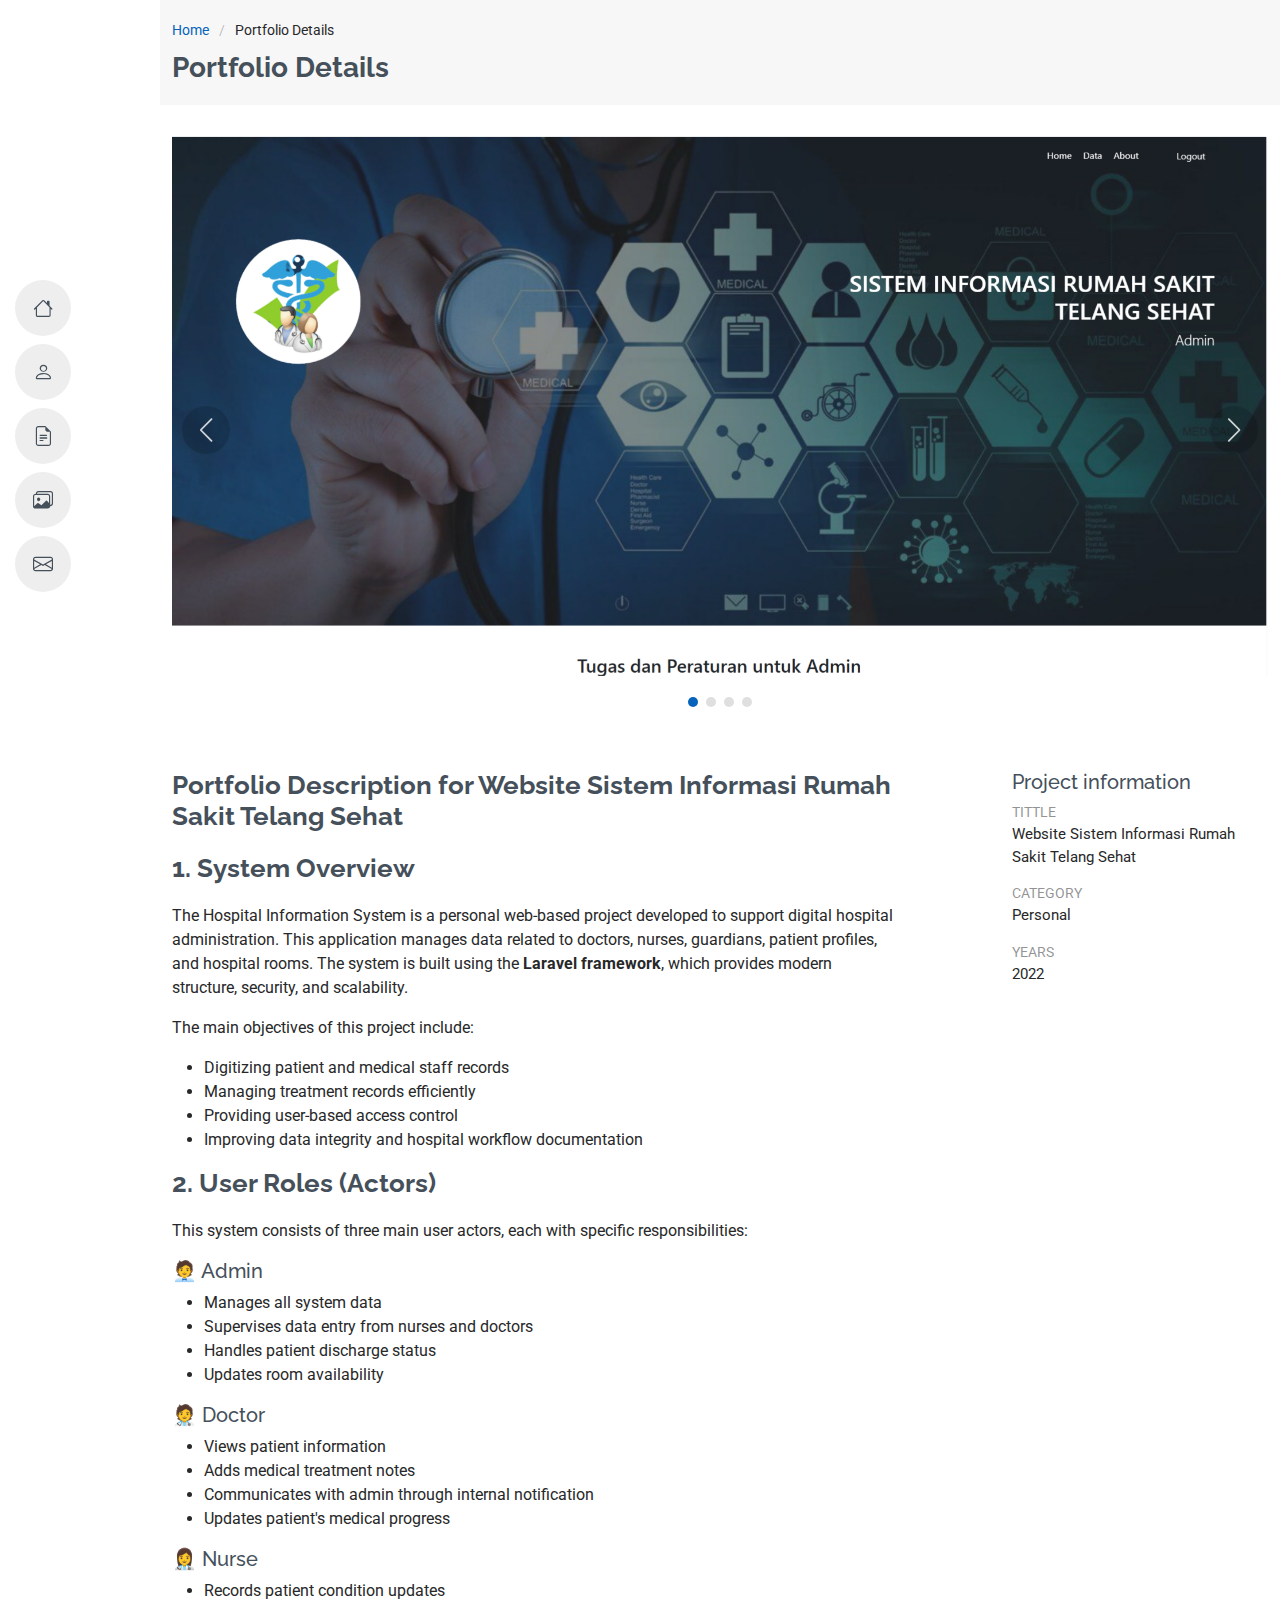
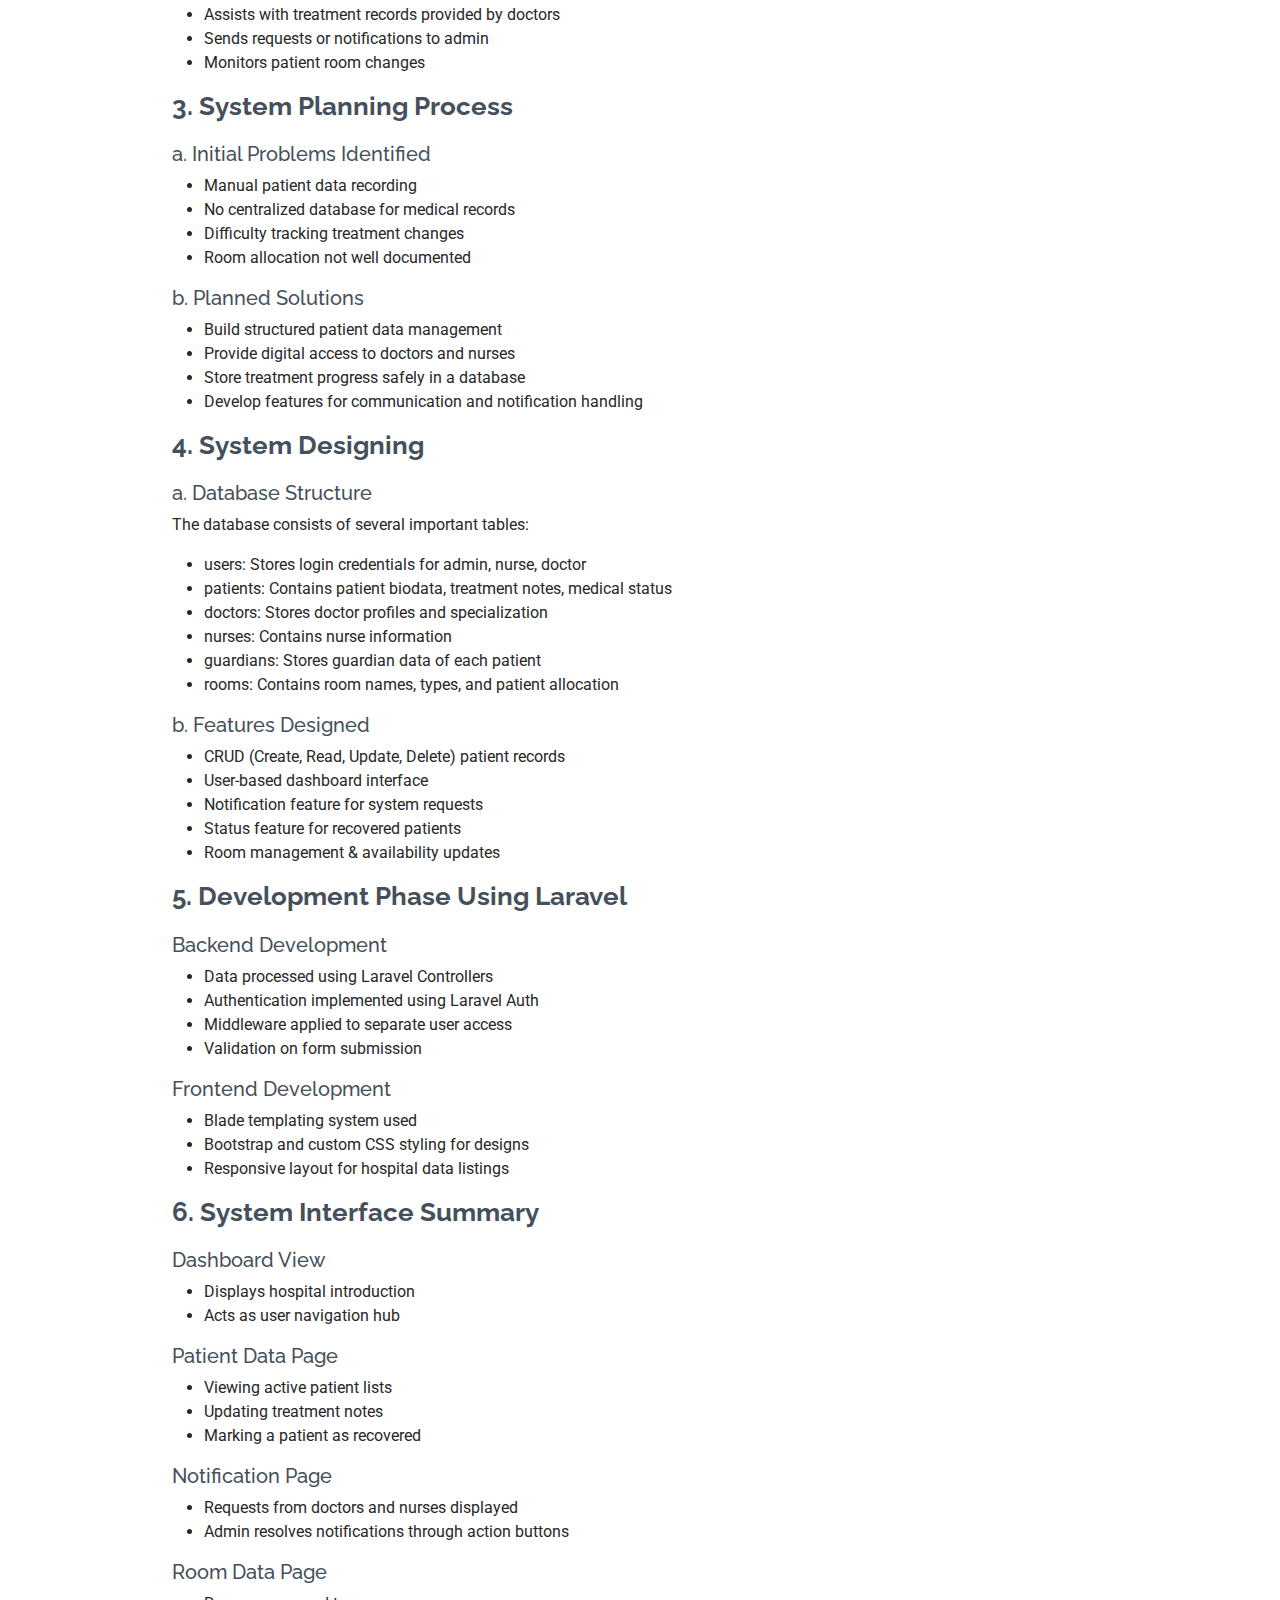
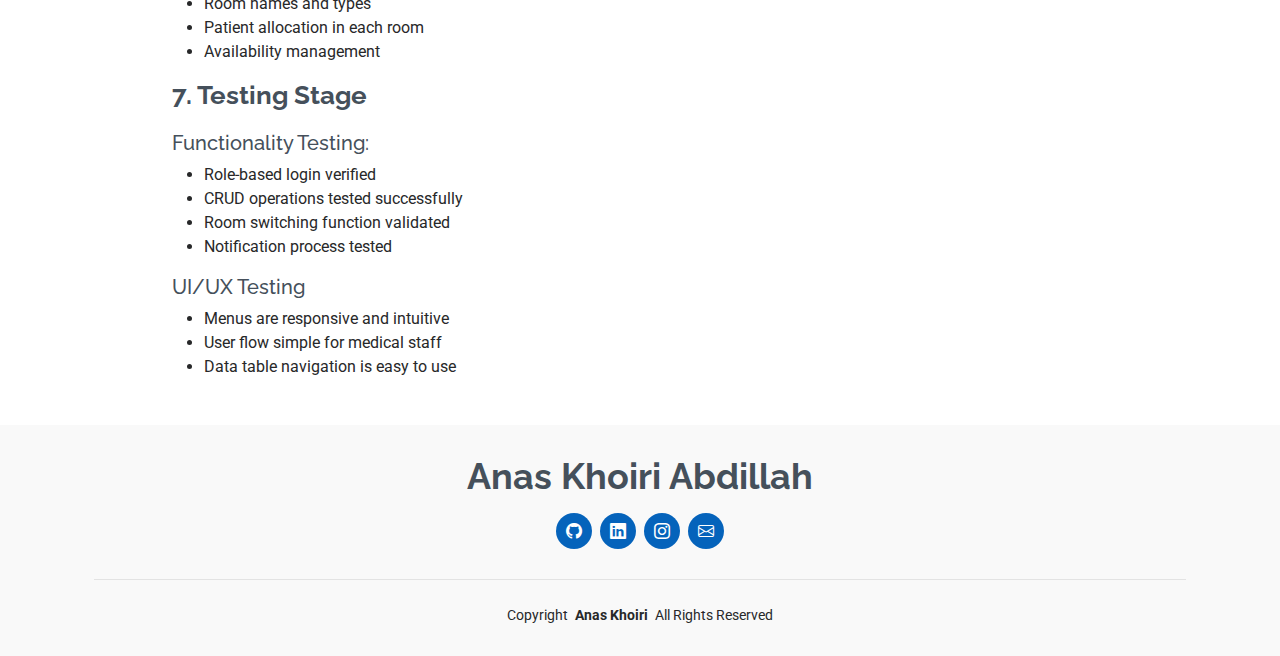
<file: details/rs.html>
<!DOCTYPE html>
<html lang="en">

<head>
  <meta charset="utf-8">
  <meta content="width=device-width, initial-scale=1.0" name="viewport">
  <title>Portfolio Details</title>
  <meta content="" name="description">
  <meta content="" name="keywords">

  <!-- Favicons -->
  <link href="../assets/img/favicon.png" rel="icon">
  <link href="../assets/img/icon.png" rel="icon">

  <!-- Fonts -->
  <link href="https://fonts.googleapis.com" rel="preconnect">
  <link href="https://fonts.gstatic.com" rel="preconnect" crossorigin>
  <link href="https://fonts.googleapis.com/css2?family=Roboto:ital,wght@0,100;0,300;0,400;0,500;0,700;0,900;1,100;1,300;1,400;1,500;1,700;1,900&family=Poppins:ital,wght@0,100;0,200;0,300;0,400;0,500;0,600;0,700;0,800;0,900;1,100;1,200;1,300;1,400;1,500;1,600;1,700;1,800;1,900&family=Raleway:ital,wght@0,100;0,200;0,300;0,400;0,500;0,600;0,700;0,800;0,900;1,100;1,200;1,300;1,400;1,500;1,600;1,700;1,800;1,900&display=swap" rel="stylesheet">

  <!-- Vendor CSS Files -->
  <link href="../assets/vendor/bootstrap/css/bootstrap.min.css" rel="stylesheet">
  <link href="../assets/vendor/bootstrap-icons/bootstrap-icons.css" rel="stylesheet">
  <link href="../assets/vendor/aos/aos.css" rel="stylesheet">
  <link href="../assets/vendor/glightbox/css/glightbox.min.css" rel="stylesheet">
  <link href="../assets/vendor/swiper/swiper-bundle.min.css" rel="stylesheet">

  <!-- Main CSS File -->
  <link href="../assets/css/main.css" rel="stylesheet">

</head>

<body class="portfolio-details-page">

  <header id="header" class="header d-flex flex-column justify-content-center">

    <i class="header-toggle d-xl-none bi bi-list"></i>

    <nav id="navmenu" class="navmenu">
      <ul>
        <li><a href="../index.html#home"><i class="bi bi-house navicon"></i><span>Home</span></a></li>
        <li><a href="../index.html#about"><i class="bi bi-person navicon"></i><span>About</span></a></li>
        <li><a href="../index.html#resume"><i class="bi bi-file-earmark-text navicon"></i><span>Resume</span></a></li>
        <li><a href="../index.html#portfolio"><i class="bi bi-images navicon"></i><span>Portfolio</span></a></li>
        <li><a href="../index.html#contact"><i class="bi bi-envelope navicon"></i><span>Contact</span></a></li>
      </ul>
    </nav>

  </header>

  <main class="main">

    <!-- Page Title -->
    <div class="page-title" data-aos="fade">
      <div class="container">
        <nav class="breadcrumbs">
          <ol>
            <li><a href="../index.html">Home</a></li>
            <li class="current">Portfolio Details</li>
          </ol>
        </nav>
        <h1>Portfolio Details</h1>
      </div>
    </div><!-- End Page Title -->

    <!-- Portfolio Details Section -->
    <section id="portfolio-details" class="portfolio-details section">

      <div class="container" data-aos="fade-up">

        <div class="portfolio-details-slider swiper init-swiper">
          <script type="application/json" class="swiper-config">
            {
              "loop": true,
              "speed": 600,
              "autoplay": {
                "delay": 5000
              },
              "slidesPerView": "auto",
              "navigation": {
                "nextEl": ".swiper-button-next",
                "prevEl": ".swiper-button-prev"
              },
              "pagination": {
                "el": ".swiper-pagination",
                "type": "bullets",
                "clickable": true
              }
            }
          </script>
          <div class="swiper-wrapper align-items-center">

            <div class="swiper-slide">
              <img src="../assets/img/porto-details/rs1.png" alt="">
            </div>

            <div class="swiper-slide">
              <img src="../assets/img/porto-details/rs2.png" alt="">
            </div>

            <div class="swiper-slide">
              <img src="../assets/img/porto-details/rs3.png" alt="">
            </div>

            <div class="swiper-slide">
              <img src="../assets/img/porto-details/rs4.png" alt="">
            </div>

          </div>
          <div class="swiper-button-prev"></div>
          <div class="swiper-button-next"></div>
          <div class="swiper-pagination"></div>
        </div>

        <div class="row justify-content-between gy-4 mt-4">

          <div class="col-lg-8" data-aos="fade-up">
            <div class="portfolio-description">
              <h2>Portfolio Description for Website Sistem Informasi Rumah Sakit Telang Sehat</h2>
                <h2>1. System Overview</h2>
                <p>
                  The Hospital Information System is a personal web-based project developed to support digital hospital administration.
                  This application manages data related to doctors, nurses, guardians, patient profiles, and hospital rooms. 
                  The system is built using the <strong>Laravel framework</strong>, which provides modern structure, security, and scalability.
                </p>

                <p>The main objectives of this project include:</p>
                <ul>
                  <li>Digitizing patient and medical staff records</li>
                  <li>Managing treatment records efficiently</li>
                  <li>Providing user-based access control</li>
                  <li>Improving data integrity and hospital workflow documentation</li>
                </ul>

                <h2>2. User Roles (Actors)</h2>
                <p>This system consists of three main user actors, each with specific responsibilities:</p>

                <h5>🧑‍💼 Admin</h5>
                <ul>
                  <li>Manages all system data</li>
                  <li>Supervises data entry from nurses and doctors</li>
                  <li>Handles patient discharge status</li>
                  <li>Updates room availability</li>
                </ul>

                <h5>🧑‍⚕️ Doctor</h5>
                <ul>
                  <li>Views patient information</li>
                  <li>Adds medical treatment notes</li>
                  <li>Communicates with admin through internal notification</li>
                  <li>Updates patient's medical progress</li>
                </ul>

                <h5>👩‍⚕️ Nurse</h5>
                <ul>
                  <li>Records patient condition updates</li>
                  <li>Assists with treatment records provided by doctors</li>
                  <li>Sends requests or notifications to admin</li>
                  <li>Monitors patient room changes</li>
                </ul>

                <h2>3. System Planning Process</h2>

                <h5>a. Initial Problems Identified</h5>
                <ul>
                  <li>Manual patient data recording</li>
                  <li>No centralized database for medical records</li>
                  <li>Difficulty tracking treatment changes</li>
                  <li>Room allocation not well documented</li>
                </ul>

                <h5>b. Planned Solutions</h5>
                <ul>
                  <li>Build structured patient data management</li>
                  <li>Provide digital access to doctors and nurses</li>
                  <li>Store treatment progress safely in a database</li>
                  <li>Develop features for communication and notification handling</li>
                </ul>

                <h2>4. System Designing</h2>

                <h5>a. Database Structure</h5>
                <p>The database consists of several important tables:</p>
                <ul>
                    <li>users: Stores login credentials for admin, nurse, doctor</li>
                    <li>patients: Contains patient biodata, treatment notes, medical status</li>
                    <li>doctors: Stores doctor profiles and specialization</li>
                    <li>nurses: Contains nurse information</li>
                    <li>guardians: Stores guardian data of each patient</li>
                    <li>rooms: Contains room names, types, and patient allocation</li>
                </ul>
                <h5>b. Features Designed</h5>
                <ul>
                  <li>CRUD (Create, Read, Update, Delete) patient records</li>
                  <li>User-based dashboard interface</li>
                  <li>Notification feature for system requests</li>
                  <li>Status feature for recovered patients</li>
                  <li>Room management & availability updates</li>
                </ul>

                <h2>5. Development Phase Using Laravel</h2>

                <h5>Backend Development</h5>
                <ul>
                  <li>Data processed using Laravel Controllers</li>
                  <li>Authentication implemented using Laravel Auth</li>
                  <li>Middleware applied to separate user access</li>
                  <li>Validation on form submission</li>
                </ul>

                <h5>Frontend Development</h5>
                <ul>
                  <li>Blade templating system used</li>
                  <li>Bootstrap and custom CSS styling for designs</li>
                  <li>Responsive layout for hospital data listings</li>
                </ul>

                <h2>6. System Interface Summary</h2>

                <h5>Dashboard View</h5>
                <ul>
                  <li>Displays hospital introduction</li>
                  <li>Acts as user navigation hub</li>
                </ul>

                <h5>Patient Data Page</h5>
                <ul>
                  <li>Viewing active patient lists</li>
                  <li>Updating treatment notes</li>
                  <li>Marking a patient as recovered</li>
                </ul>

                <h5>Notification Page</h5>
                <ul>
                  <li>Requests from doctors and nurses displayed</li>
                  <li>Admin resolves notifications through action buttons</li>
                </ul>

                <h5>Room Data Page</h5>
                <ul>
                  <li>Room names and types</li>
                  <li>Patient allocation in each room</li>
                  <li>Availability management</li>
                </ul>

                <h2>7. Testing Stage</h2>

                <h5>Functionality Testing:</h5>
                <ul>
                  <li>Role-based login verified</li>
                  <li>CRUD operations tested successfully</li>
                  <li>Room switching function validated</li>
                  <li>Notification process tested</li>
                </ul>

                <h5>UI/UX Testing</h5>
                <ul>
                  <li>Menus are responsive and intuitive</li>
                  <li>User flow simple for medical staff</li>
                  <li>Data table navigation is easy to use</li>
                </ul>

            </div>
          </div>
          

          <div class="col-lg-3" data-aos="fade-up" data-aos-delay="100">
            <div class="portfolio-info">
              <h5>Project information</h5>
              <ul>
                <li><strong>Tittle</strong>Website Sistem Informasi Rumah Sakit Telang Sehat</li>
                <li><strong>Category</strong>Personal</li>
                <li><strong>Years</strong>2022</li>
                <!-- <li><strong>Project URL</strong> <a href="#">www.example.com</a></li>
                <li><a href="#" class="btn-visit align-self-start">Visit Website</a></li> -->
              </ul>
            </div>
          </div>

        </div>

      </div>

    </section><!-- /Portfolio Details Section -->

  </main>

  <footer id="footer" class="footer position-relative light-background">
    <div class="container">
      <h3 class="sitename">Anas Khoiri Abdillah</h3>
      <div class="social-links d-flex justify-content-center">
        <a href="https://github.com/airilah" target="_blank"><i class="bi bi-github"></i></a>
        <a href="https://www.linkedin.com/in/anaskhoiri" target="_blank"><i class="bi bi-linkedin"></i></a>
        <a href="https://www.instagram.com/airillah_" target="_blank"><i class="bi bi-instagram"></i></a>
        <a href="mailto:anaskhoiri19@gmail.com" target="_blank">  <i class="bi bi-envelope"></i></a>
      </div>
      <div class="container">
        <div class="copyright">
          <span>Copyright</span> <strong class="px-1 sitename">Anas Khoiri</strong> <span>All Rights Reserved</span>
        </div>
      </div>
    </div>
  </footer>

  <!-- Scroll Top -->
  <a href="#" id="scroll-top" class="scroll-top d-flex align-items-center justify-content-center"><i class="bi bi-arrow-up-short"></i></a>

  <!-- Preloader -->
  <div id="preloader"></div>

  <!-- Vendor JS Files -->
  <script src="../assets/vendor/bootstrap/js/bootstrap.bundle.min.js"></script>
  <script src="../assets/vendor/php-email-form/validate.js"></script>
  <script src="../assets/vendor/aos/aos.js"></script>
  <script src="../assets/vendor/typed.js/typed.umd.js"></script>
  <script src="../assets/vendor/purecounter/purecounter_vanilla.js"></script>
  <script src="../assets/vendor/waypoints/noframework.waypoints.js"></script>
  <script src="../assets/vendor/glightbox/js/glightbox.min.js"></script>
  <script src="../assets/vendor/imagesloaded/imagesloaded.pkgd.min.js"></script>
  <script src="../assets/vendor/isotope-layout/isotope.pkgd.min.js"></script>
  <script src="../assets/vendor/swiper/swiper-bundle.min.js"></script>

  <!-- Main JS File -->
  <script src="../assets/js/main.js"></script>

</body>

</html>
</file>
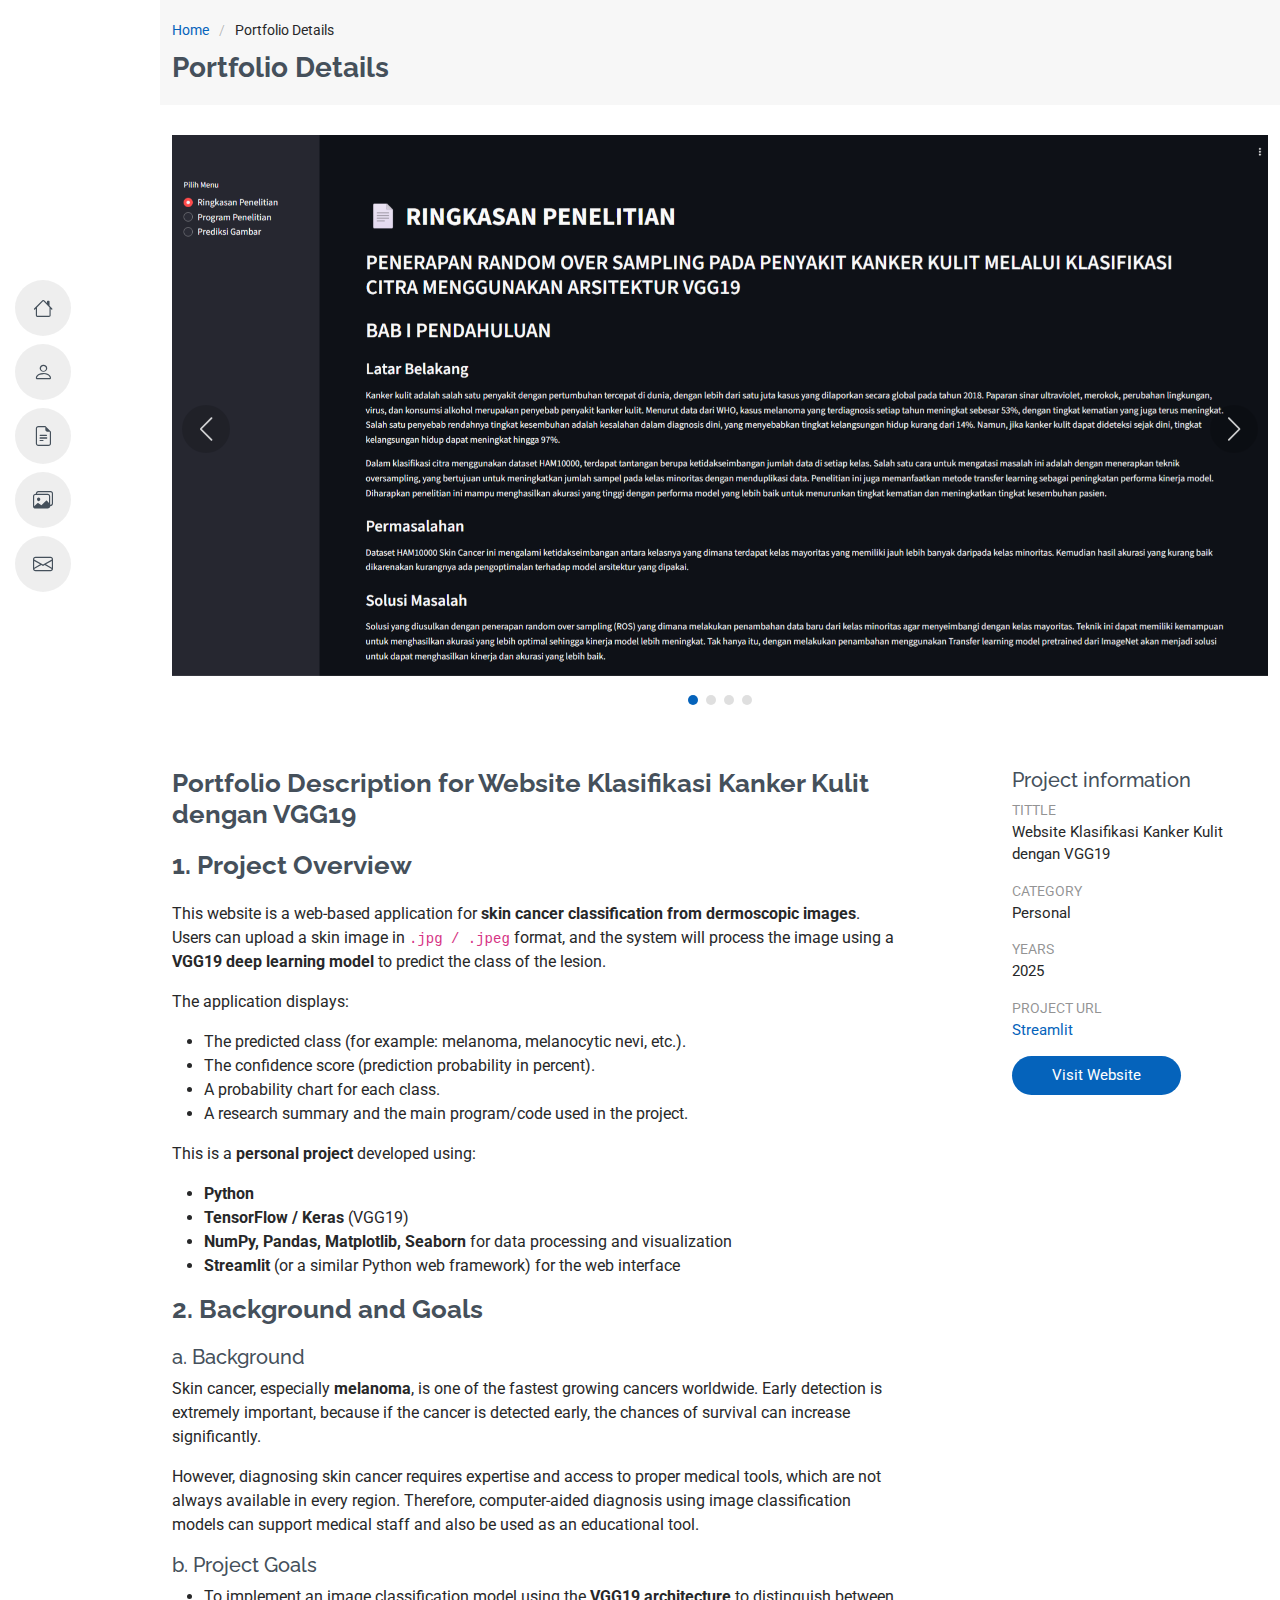
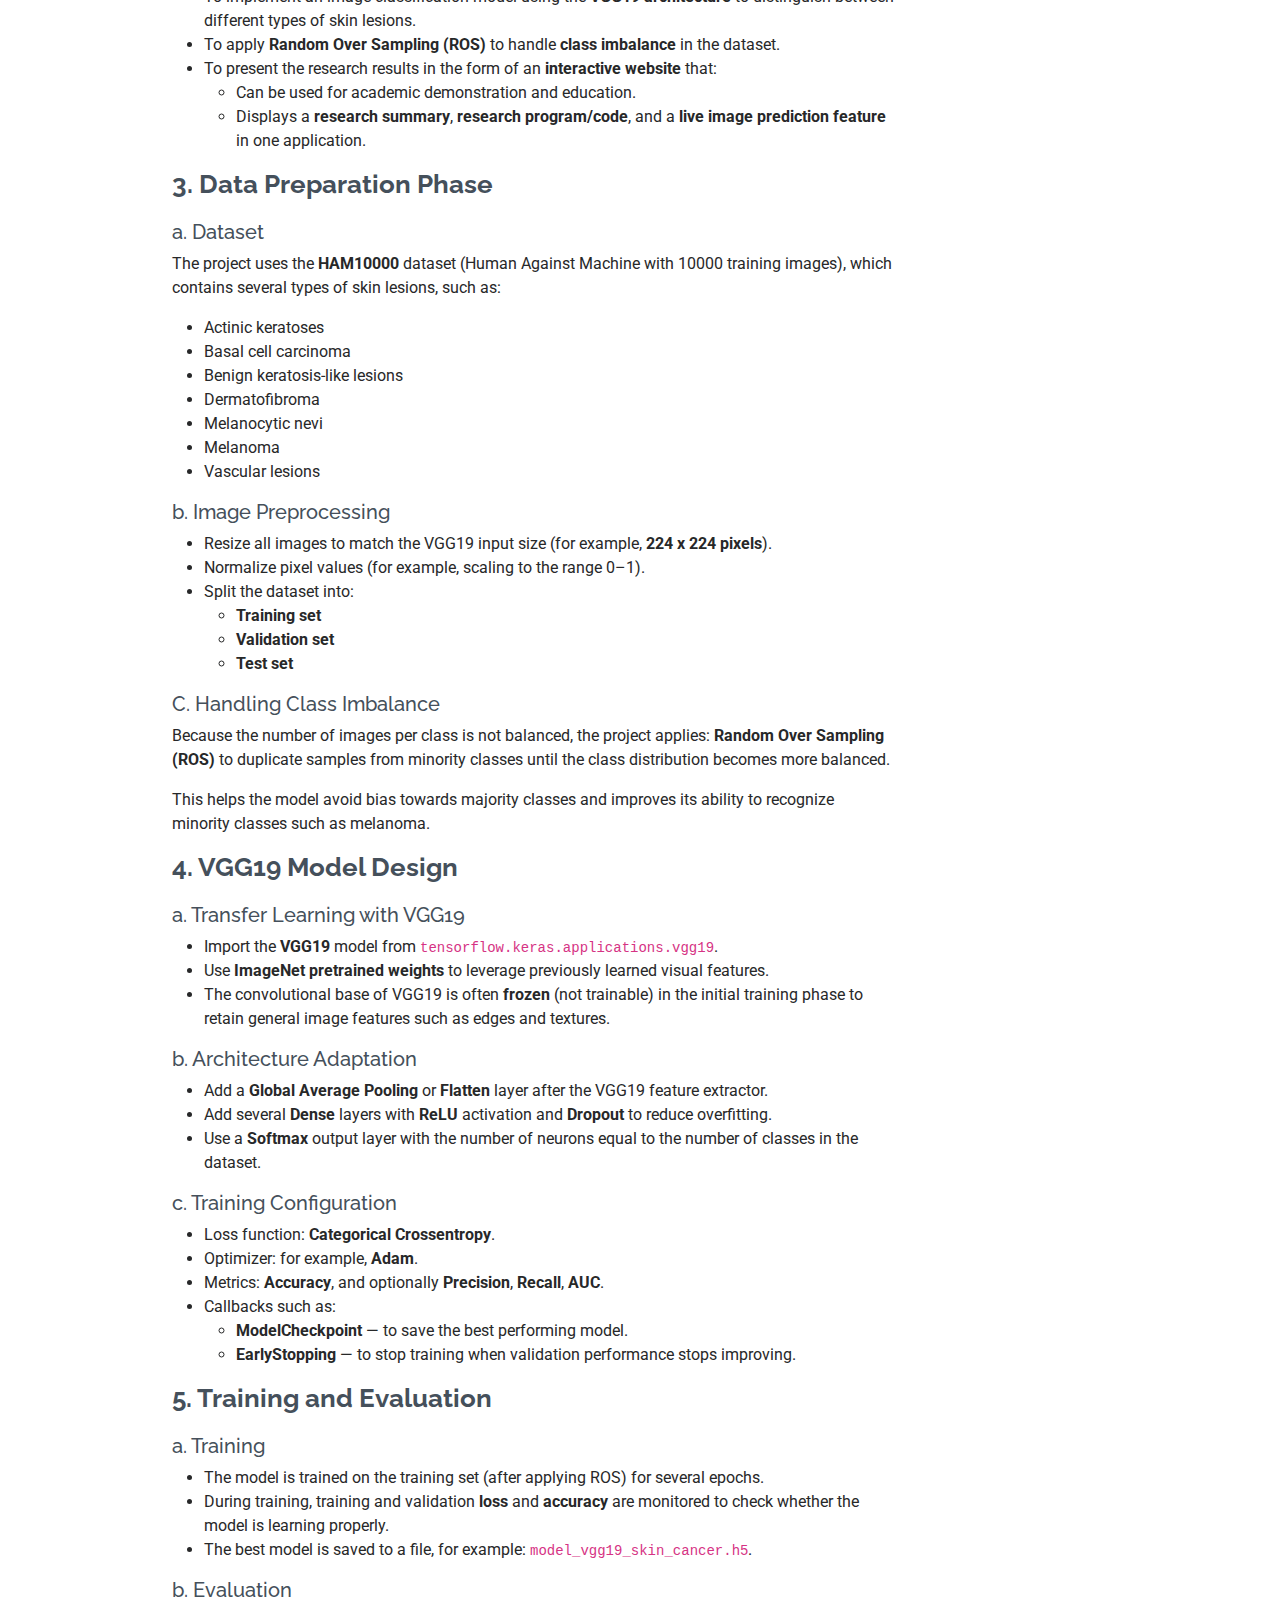
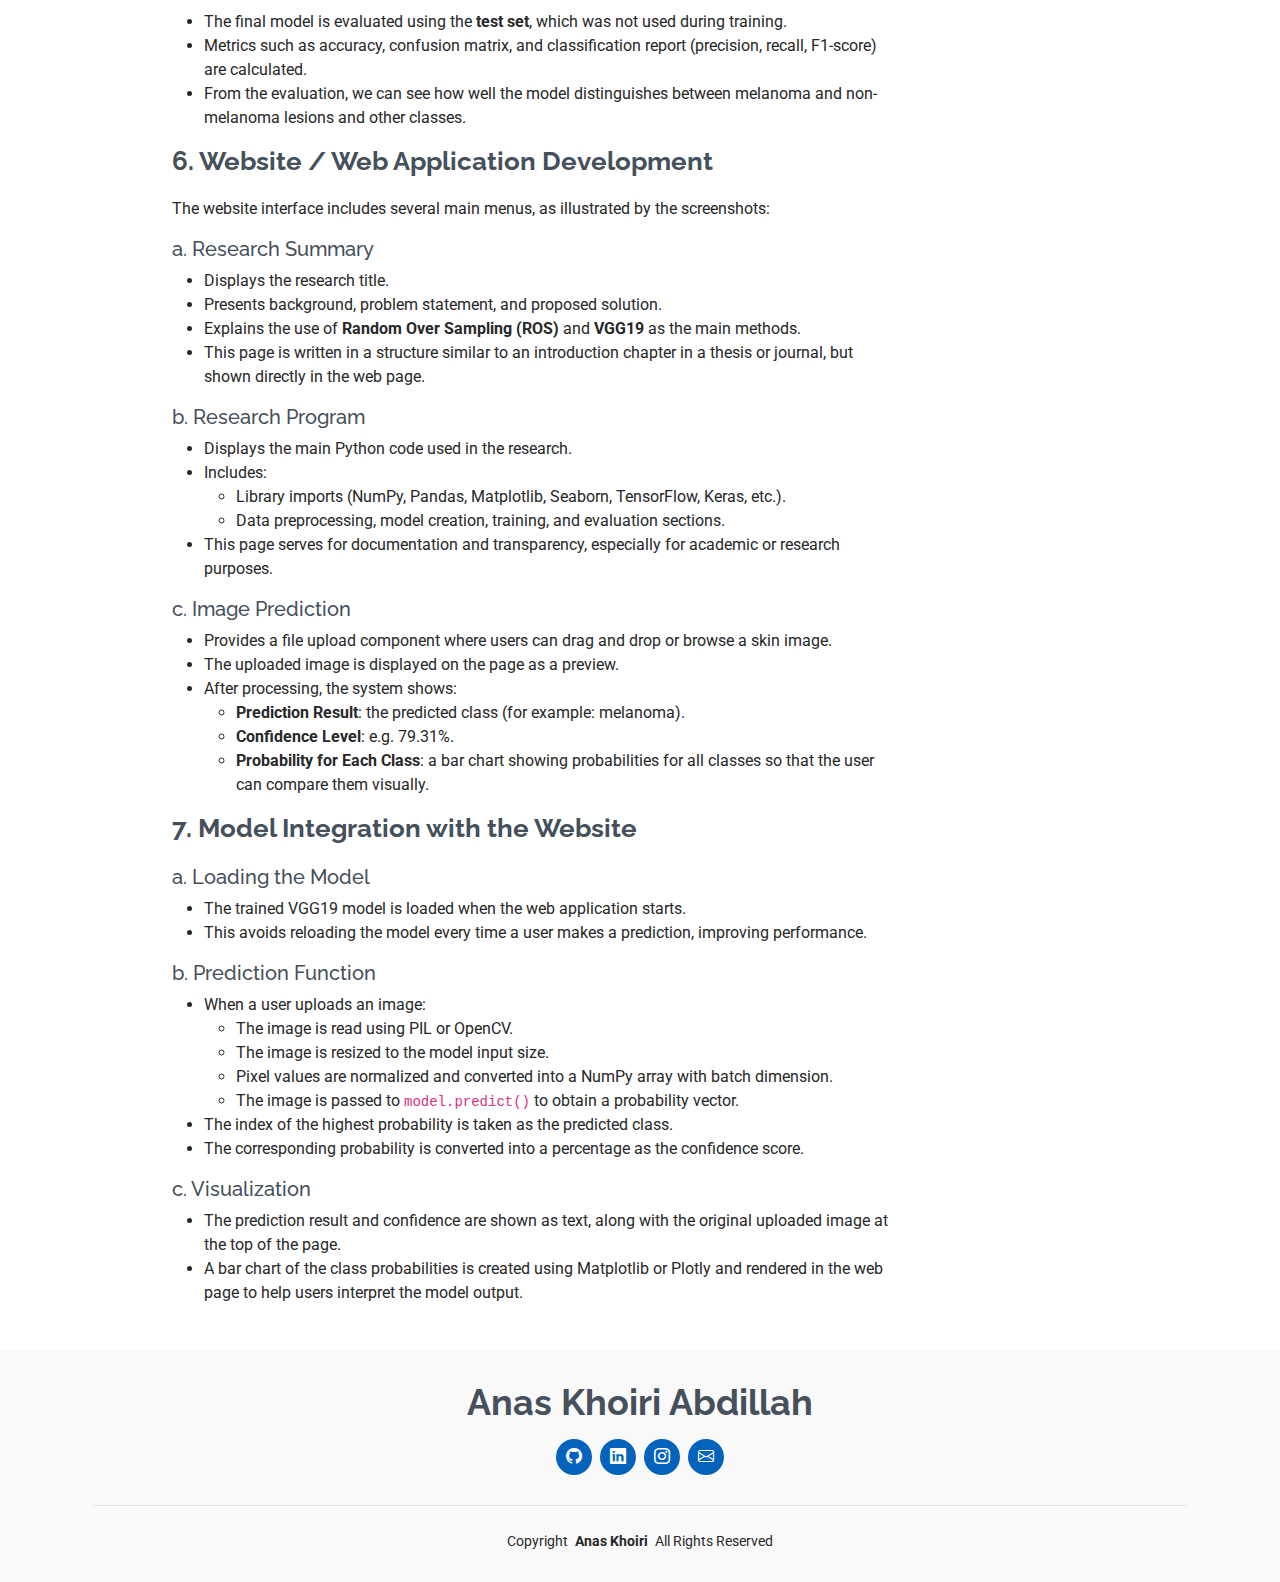
<file: details/vgg19.html>
<!DOCTYPE html>
<html lang="en">

<head>
  <meta charset="utf-8">
  <meta content="width=device-width, initial-scale=1.0" name="viewport">
  <title>Portfolio Details</title>
  <meta content="" name="description">
  <meta content="" name="keywords">

  <!-- Favicons -->
  <link href="../assets/img/favicon.png" rel="icon">
  <link href="../assets/img/icon.png" rel="icon">

  <!-- Fonts -->
  <link href="https://fonts.googleapis.com" rel="preconnect">
  <link href="https://fonts.gstatic.com" rel="preconnect" crossorigin>
  <link href="https://fonts.googleapis.com/css2?family=Roboto:ital,wght@0,100;0,300;0,400;0,500;0,700;0,900;1,100;1,300;1,400;1,500;1,700;1,900&family=Poppins:ital,wght@0,100;0,200;0,300;0,400;0,500;0,600;0,700;0,800;0,900;1,100;1,200;1,300;1,400;1,500;1,600;1,700;1,800;1,900&family=Raleway:ital,wght@0,100;0,200;0,300;0,400;0,500;0,600;0,700;0,800;0,900;1,100;1,200;1,300;1,400;1,500;1,600;1,700;1,800;1,900&display=swap" rel="stylesheet">

  <!-- Vendor CSS Files -->
  <link href="../assets/vendor/bootstrap/css/bootstrap.min.css" rel="stylesheet">
  <link href="../assets/vendor/bootstrap-icons/bootstrap-icons.css" rel="stylesheet">
  <link href="../assets/vendor/aos/aos.css" rel="stylesheet">
  <link href="../assets/vendor/glightbox/css/glightbox.min.css" rel="stylesheet">
  <link href="../assets/vendor/swiper/swiper-bundle.min.css" rel="stylesheet">

  <!-- Main CSS File -->
  <link href="../assets/css/main.css" rel="stylesheet">

</head>

<body class="portfolio-details-page">

  <header id="header" class="header d-flex flex-column justify-content-center">

    <i class="header-toggle d-xl-none bi bi-list"></i>

    <nav id="navmenu" class="navmenu">
      <ul>
        <li><a href="../index.html#home"><i class="bi bi-house navicon"></i><span>Home</span></a></li>
        <li><a href="../index.html#about"><i class="bi bi-person navicon"></i><span>About</span></a></li>
        <li><a href="../index.html#resume"><i class="bi bi-file-earmark-text navicon"></i><span>Resume</span></a></li>
        <li><a href="../index.html#portfolio"><i class="bi bi-images navicon"></i><span>Portfolio</span></a></li>
        <li><a href="../index.html#contact"><i class="bi bi-envelope navicon"></i><span>Contact</span></a></li>
      </ul>
    </nav>

  </header>

  <main class="main">

    <!-- Page Title -->
    <div class="page-title" data-aos="fade">
      <div class="container">
        <nav class="breadcrumbs">
          <ol>
            <li><a href="../index.html">Home</a></li>
            <li class="current">Portfolio Details</li>
          </ol>
        </nav>
        <h1>Portfolio Details</h1>
      </div>
    </div><!-- End Page Title -->

    <!-- Portfolio Details Section -->
    <section id="portfolio-details" class="portfolio-details section">

      <div class="container" data-aos="fade-up">

        <div class="portfolio-details-slider swiper init-swiper">
          <script type="application/json" class="swiper-config">
            {
              "loop": true,
              "speed": 600,
              "autoplay": {
                "delay": 5000
              },
              "slidesPerView": "auto",
              "navigation": {
                "nextEl": ".swiper-button-next",
                "prevEl": ".swiper-button-prev"
              },
              "pagination": {
                "el": ".swiper-pagination",
                "type": "bullets",
                "clickable": true
              }
            }
          </script>
          <div class="swiper-wrapper align-items-center">

            <div class="swiper-slide">
              <img src="../assets/img/porto-details/kanker1.png" alt="">
            </div>

            <div class="swiper-slide">
              <img src="../assets/img/porto-details/kanker2.png" alt="">
            </div>

            <div class="swiper-slide">
              <img src="../assets/img/porto-details/kanker3.png" alt="">
            </div>

            <div class="swiper-slide">
              <img src="../assets/img/porto-details/kanker4.png" alt="">
            </div>

          </div>
          <div class="swiper-button-prev"></div>
          <div class="swiper-button-next"></div>
          <div class="swiper-pagination"></div>
        </div>

        <div class="row justify-content-between gy-4 mt-4">

          <div class="col-lg-8" data-aos="fade-up">
            <div class="portfolio-description">
              <h2>Portfolio Description for Website Klasifikasi Kanker Kulit dengan VGG19</h2>
              <h2>1. Project Overview</h2>
                <p>
                  This website is a web-based application for <strong>skin cancer classification from dermoscopic images</strong>.
                  Users can upload a skin image in <code>.jpg / .jpeg</code> format, and the system will process the image using a
                  <strong>VGG19 deep learning model</strong> to predict the class of the lesion.
                </p>
                <p>
                  The application displays:
                </p>
                <ul>
                  <li>The predicted class (for example: melanoma, melanocytic nevi, etc.).</li>
                  <li>The confidence score (prediction probability in percent).</li>
                  <li>A probability chart for each class.</li>
                  <li>A research summary and the main program/code used in the project.</li>
                </ul>
                <p>
                  This is a <strong>personal project</strong> developed using:
                </p>
                <ul>
                  <li><strong>Python</strong></li>
                  <li><strong>TensorFlow / Keras</strong> (VGG19)</li>
                  <li><strong>NumPy, Pandas, Matplotlib, Seaborn</strong> for data processing and visualization</li>
                  <li><strong>Streamlit</strong> (or a similar Python web framework) for the web interface</li>
                </ul>

                <h2>2. Background and Goals</h2>

                <h5>a. Background</h5>
                <p>
                  Skin cancer, especially <strong>melanoma</strong>, is one of the fastest growing cancers worldwide. Early
                  detection is extremely important, because if the cancer is detected early, the chances of survival can increase significantly.
                </p>
                <p>
                  However, diagnosing skin cancer requires expertise and access to proper medical tools, which are not always available
                  in every region. Therefore, computer-aided diagnosis using image classification models can support medical staff and
                  also be used as an educational tool.
                </p>

                <h5>b. Project Goals</h5>
                <ul>
                  <li>
                    To implement an image classification model using the <strong>VGG19 architecture</strong> to distinguish between
                    different types of skin lesions.
                  </li>
                  <li>
                    To apply <strong>Random Over Sampling (ROS)</strong> to handle <strong>class imbalance</strong> in the dataset.
                  </li>
                  <li>
                    To present the research results in the form of an <strong>interactive website</strong> that:
                    <ul>
                      <li>Can be used for academic demonstration and education.</li>
                      <li>Displays a <strong>research summary</strong>, <strong>research program/code</strong>, and a
                        <strong>live image prediction feature</strong> in one application.</li>
                    </ul>
                  </li>
                </ul>

                <h2>3. Data Preparation Phase</h2>

                <h5>a. Dataset</h5>
                <p>
                  The project uses the <strong>HAM10000</strong> dataset (Human Against Machine with 10000 training images), which
                  contains several types of skin lesions, such as:
                </p>
                <ul>
                  <li>Actinic keratoses</li>
                  <li>Basal cell carcinoma</li>
                  <li>Benign keratosis-like lesions</li>
                  <li>Dermatofibroma</li>
                  <li>Melanocytic nevi</li>
                  <li>Melanoma</li>
                  <li>Vascular lesions</li>
                </ul>

                <h5>b. Image Preprocessing</h5>
                <ul>
                  <li>Resize all images to match the VGG19 input size (for example, <strong>224 x 224 pixels</strong>).</li>
                  <li>Normalize pixel values (for example, scaling to the range 0–1).</li>
                  <li>Split the dataset into:
                    <ul>
                      <li><strong>Training set</strong></li>
                      <li><strong>Validation set</strong></li>
                      <li><strong>Test set</strong></li>
                    </ul>
                  </li>
                </ul>

                <h5>C. Handling Class Imbalance</h5>
                <p>
                  Because the number of images per class is not balanced, the project applies:
                  <strong>Random Over Sampling (ROS)</strong> to duplicate samples from minority classes until the class distribution
                  becomes more balanced.
                </p>
                <p>
                  This helps the model avoid bias towards majority classes and improves its ability to recognize minority classes
                  such as melanoma.
                </p>

                <h2>4. VGG19 Model Design</h2>

                <h5>a. Transfer Learning with VGG19</h5>
                <ul>
                  <li>Import the <strong>VGG19</strong> model from <code>tensorflow.keras.applications.vgg19</code>.</li>
                  <li>Use <strong>ImageNet pretrained weights</strong> to leverage previously learned visual features.</li>
                  <li>
                    The convolutional base of VGG19 is often <strong>frozen</strong> (not trainable) in the initial training phase to retain
                    general image features such as edges and textures.
                  </li>
                </ul>

                <h5>b. Architecture Adaptation</h5>
                <ul>
                  <li>Add a <strong>Global Average Pooling</strong> or <strong>Flatten</strong> layer after the VGG19 feature extractor.</li>
                  <li>
                    Add several <strong>Dense</strong> layers with <strong>ReLU</strong> activation and
                    <strong>Dropout</strong> to reduce overfitting.
                  </li>
                  <li>
                    Use a <strong>Softmax</strong> output layer with the number of neurons equal to the number of classes in the dataset.
                  </li>
                </ul>

                <h5>c. Training Configuration</h5>
                <ul>
                  <li>Loss function: <strong>Categorical Crossentropy</strong>.</li>
                  <li>Optimizer: for example, <strong>Adam</strong>.</li>
                  <li>Metrics: <strong>Accuracy</strong>, and optionally <strong>Precision</strong>, <strong>Recall</strong>, <strong>AUC</strong>.</li>
                  <li>
                    Callbacks such as:
                    <ul>
                      <li><strong>ModelCheckpoint</strong> &mdash; to save the best performing model.</li>
                      <li><strong>EarlyStopping</strong> &mdash; to stop training when validation performance stops improving.</li>
                    </ul>
                  </li>
                </ul>

                <h2>5. Training and Evaluation</h2>

                <h5>a. Training</h5>
                <ul>
                  <li>The model is trained on the training set (after applying ROS) for several epochs.</li>
                  <li>
                    During training, training and validation <strong>loss</strong> and <strong>accuracy</strong> are monitored to
                    check whether the model is learning properly.
                  </li>
                  <li>
                    The best model is saved to a file, for example:
                    <code>model_vgg19_skin_cancer.h5</code>.
                  </li>
                </ul>

                <h5>b. Evaluation</h5>
                <ul>
                  <li>The final model is evaluated using the <strong>test set</strong>, which was not used during training.</li>
                  <li>Metrics such as accuracy, confusion matrix, and classification report (precision, recall, F1-score) are calculated.</li>
                  <li>
                    From the evaluation, we can see how well the model distinguishes between melanoma and non-melanoma lesions and
                    other classes.
                  </li>
                </ul>

                <h2>6. Website / Web Application Development</h2>

                <p>
                  The website interface includes several main menus, as illustrated by the screenshots:
                </p>

                <h5>a. Research Summary</h5>
                <ul>
                  <li>Displays the research title.</li>
                  <li>Presents background, problem statement, and proposed solution.</li>
                  <li>Explains the use of <strong>Random Over Sampling (ROS)</strong> and <strong>VGG19</strong> as the main methods.</li>
                  <li>
                    This page is written in a structure similar to an introduction chapter in a thesis or journal, but shown directly in the web page.
                  </li>
                </ul>

                <h5>b. Research Program</h5>
                <ul>
                  <li>Displays the main Python code used in the research.</li>
                  <li>
                    Includes:
                    <ul>
                      <li>Library imports (NumPy, Pandas, Matplotlib, Seaborn, TensorFlow, Keras, etc.).</li>
                      <li>Data preprocessing, model creation, training, and evaluation sections.</li>
                    </ul>
                  </li>
                  <li>
                    This page serves for documentation and transparency, especially for academic or research purposes.
                  </li>
                </ul>

                <h5>c. Image Prediction</h5>
                <ul>
                  <li>Provides a file upload component where users can drag and drop or browse a skin image.</li>
                  <li>The uploaded image is displayed on the page as a preview.</li>
                  <li>After processing, the system shows:
                    <ul>
                      <li><strong>Prediction Result</strong>: the predicted class (for example: melanoma).</li>
                      <li><strong>Confidence Level</strong>: e.g. 79.31%.</li>
                      <li>
                        <strong>Probability for Each Class</strong>: a bar chart showing probabilities for all classes so that the user
                        can compare them visually.
                      </li>
                    </ul>
                  </li>
                </ul>

                <h2>7. Model Integration with the Website</h2>

                <h5>a. Loading the Model</h5>
                <ul>
                  <li>The trained VGG19 model is loaded when the web application starts.</li>
                  <li>This avoids reloading the model every time a user makes a prediction, improving performance.</li>
                </ul>

                <h5>b. Prediction Function</h5>
                <ul>
                  <li>When a user uploads an image:
                    <ul>
                      <li>The image is read using PIL or OpenCV.</li>
                      <li>The image is resized to the model input size.</li>
                      <li>Pixel values are normalized and converted into a NumPy array with batch dimension.</li>
                      <li>The image is passed to <code>model.predict()</code> to obtain a probability vector.</li>
                    </ul>
                  </li>
                  <li>The index of the highest probability is taken as the predicted class.</li>
                  <li>The corresponding probability is converted into a percentage as the confidence score.</li>
                </ul>

                <h5>c. Visualization</h5>
                <ul>
                  <li>
                    The prediction result and confidence are shown as text, along with the original uploaded image at the top of the page.
                  </li>
                  <li>
                    A bar chart of the class probabilities is created using Matplotlib or Plotly and rendered in the web page to help users
                    interpret the model output.
                  </li>
                </ul>

            </div>
          </div>
          

          <div class="col-lg-3" data-aos="fade-up" data-aos-delay="100">
            <div class="portfolio-info">
              <h5>Project information</h5>
              <ul>
                <li><strong>Tittle</strong>Website Klasifikasi Kanker Kulit dengan VGG19</li>
                <li><strong>Category</strong>Personal</li>
                <li><strong>Years</strong>2025</li>
                <li><strong>Project URL</strong> <a href="https://kankerkulitvgg19.streamlit.app/" target="_blank">Streamlit</a></li>
                <li><a href="https://kankerkulitvgg19.streamlit.app" target="_blank" class="btn-visit align-self-start">Visit Website</a></li>
              </ul>
            </div>
          </div>

        </div>

      </div>

    </section><!-- /Portfolio Details Section -->

  </main>

  <footer id="footer" class="footer position-relative light-background">
    <div class="container">
      <h3 class="sitename">Anas Khoiri Abdillah</h3>
      <div class="social-links d-flex justify-content-center">
        <a href="https://github.com/airilah" target="_blank"><i class="bi bi-github"></i></a>
        <a href="https://www.linkedin.com/in/anaskhoiri" target="_blank"><i class="bi bi-linkedin"></i></a>
        <a href="https://www.instagram.com/airillah_" target="_blank"><i class="bi bi-instagram"></i></a>
        <a href="mailto:anaskhoiri19@gmail.com" target="_blank">  <i class="bi bi-envelope"></i></a>
      </div>
      <div class="container">
        <div class="copyright">
          <span>Copyright</span> <strong class="px-1 sitename">Anas Khoiri</strong> <span>All Rights Reserved</span>
        </div>
      </div>
    </div>
  </footer>

  <!-- Scroll Top -->
  <a href="#" id="scroll-top" class="scroll-top d-flex align-items-center justify-content-center"><i class="bi bi-arrow-up-short"></i></a>

  <!-- Preloader -->
  <div id="preloader"></div>

  <!-- Vendor JS Files -->
  <script src="../assets/vendor/bootstrap/js/bootstrap.bundle.min.js"></script>
  <script src="../assets/vendor/php-email-form/validate.js"></script>
  <script src="../assets/vendor/aos/aos.js"></script>
  <script src="../assets/vendor/typed.js/typed.umd.js"></script>
  <script src="../assets/vendor/purecounter/purecounter_vanilla.js"></script>
  <script src="../assets/vendor/waypoints/noframework.waypoints.js"></script>
  <script src="../assets/vendor/glightbox/js/glightbox.min.js"></script>
  <script src="../assets/vendor/imagesloaded/imagesloaded.pkgd.min.js"></script>
  <script src="../assets/vendor/isotope-layout/isotope.pkgd.min.js"></script>
  <script src="../assets/vendor/swiper/swiper-bundle.min.js"></script>

  <!-- Main JS File -->
  <script src="../assets/js/main.js"></script>

</body>

</html>
</file>
<file: assets/css/main.css>
/**
* Template Name: MyResume
* Template URL: https://bootstrapmade.com/free-html-bootstrap-template-my-resume/
* Updated: Jun 29 2024 with Bootstrap v5.3.3
* Author: BootstrapMade.com
* License: https://bootstrapmade.com/license/
*/

/*--------------------------------------------------------------
# Font & Color Variables
# Help: https://bootstrapmade.com/color-system/
--------------------------------------------------------------*/
/* Fonts */
:root {
  --default-font: "Roboto",  system-ui, -apple-system, "Segoe UI", Roboto, "Helvetica Neue", Arial, "Noto Sans", "Liberation Sans", sans-serif, "Apple Color Emoji", "Segoe UI Emoji", "Segoe UI Symbol", "Noto Color Emoji";
  --heading-font: "Raleway",  sans-serif;
  --nav-font: "Poppins",  sans-serif;
}

/* Global Colors - The following color variables are used throughout the website. Updating them here will change the color scheme of the entire website */
:root { 
  --background-color: #ffffff; /* Background color for the entire website, including individual sections */
  --default-color: #272829; /* Default color used for the majority of the text content across the entire website */
  --heading-color: #45505b; /* Color for headings, subheadings and title throughout the website */
  --accent-color: #0563bb; /* Accent color that represents your brand on the website. It's used for buttons, links, and other elements that need to stand out */
  --surface-color: #ffffff; /* The surface color is used as a background of boxed elements within sections, such as cards, icon boxes, or other elements that require a visual separation from the global background. */
  --contrast-color: #ffffff; /* Contrast color for text, ensuring readability against backgrounds of accent, heading, or default colors. */
}

/* Nav Menu Colors - The following color variables are used specifically for the navigation menu. They are separate from the global colors to allow for more customization options */
:root {
  --nav-color: #45505b;  /* The default color of the main navmenu links */
  --nav-hover-color: #0563bb; /* Applied to main navmenu links when they are hovered over or active */
  --nav-mobile-background-color: #ffffff; /* Used as the background color for mobile navigation menu */
  --nav-dropdown-background-color: #ffffff; /* Used as the background color for dropdown items that appear when hovering over primary navigation items */
  --nav-dropdown-color: #212529; /* Used for navigation links of the dropdown items in the navigation menu. */
  --nav-dropdown-hover-color: #0563bb; /* Similar to --nav-hover-color, this color is applied to dropdown navigation links when they are hovered over. */
}

/* Color Presets - These classes override global colors when applied to any section or element, providing reuse of the sam color scheme. */

.light-background {
  --background-color: #f9f9f9;
  --surface-color: #ffffff;
}

.dark-background {
  --background-color: #060606;
  --default-color: #ffffff;
  --heading-color: #ffffff;
  --surface-color: #252525;
  --contrast-color: #ffffff;
}

/* Smooth scroll */
:root {
  scroll-behavior: smooth;
}

/*--------------------------------------------------------------
# General Styling & Shared Classes
--------------------------------------------------------------*/
body {
  color: var(--default-color);
  background-color: var(--background-color);
  font-family: var(--default-font);
}

a {
  color: var(--accent-color);
  text-decoration: none;
  transition: 0.3s;
}

a:hover {
  color: color-mix(in srgb, var(--accent-color), transparent 25%);
  text-decoration: none;
}

h1,
h2,
h3,
h4,
h5,
h6 {
  color: var(--heading-color);
  font-family: var(--heading-font);
}

/* PHP Email Form Messages
------------------------------*/
.php-email-form .error-message {
  display: none;
  background: #df1529;
  color: #ffffff;
  text-align: left;
  padding: 15px;
  margin-bottom: 24px;
  font-weight: 600;
}

.php-email-form .sent-message {
  display: none;
  color: #ffffff;
  background: #059652;
  text-align: center;
  padding: 15px;
  margin-bottom: 24px;
  font-weight: 600;
}

.php-email-form .loading {
  display: none;
  background: var(--surface-color);
  text-align: center;
  padding: 15px;
  margin-bottom: 24px;
}

.php-email-form .loading:before {
  content: "";
  display: inline-block;
  border-radius: 50%;
  width: 24px;
  height: 24px;
  margin: 0 10px -6px 0;
  border: 3px solid var(--accent-color);
  border-top-color: var(--surface-color);
  animation: php-email-form-loading 1s linear infinite;
}

@keyframes php-email-form-loading {
  0% {
    transform: rotate(0deg);
  }

  100% {
    transform: rotate(360deg);
  }
}

/*--------------------------------------------------------------
# Global Header
--------------------------------------------------------------*/
.header {
  color: var(--default-color);
  position: fixed;
  top: 0;
  left: 0;
  bottom: 0;
  padding: 0 15px;
  transition: all ease-in-out 0.3s;
  overflow-y: auto;
  z-index: 997;
  min-width: 200px;
}

@media (max-width: 1199px) {
  .header {
    background-color: var(--background-color);
    border-right: 1px solid color-mix(in srgb, var(--default-color), transparent 90%);
    width: 300px;
    left: -100%;
  }
}

@media (min-width: 1200px) and (max-width: 1600px) {
  .header~main {
    margin-left: 160px;
  }

  .header~main .hero {
    margin-left: -160px;
    width: 100vw;
  }
}

.header.header-show {
  left: 0;
}

.header .header-toggle {
  color: var(--contrast-color);
  background-color: var(--accent-color);
  font-size: 22px;
  display: flex;
  align-items: center;
  justify-content: center;
  width: 40px;
  height: 40px;
  border-radius: 50%;
  cursor: pointer;
  position: fixed;
  top: 15px;
  right: 15px;
  z-index: 9999;
  transition: background-color 0.3s;
}

.header .header-toggle:hover {
  color: var(--contrast-color);
  background-color: color-mix(in srgb, var(--accent-color) 90%, white 15%);
}

/*--------------------------------------------------------------
# Navigation Menu
--------------------------------------------------------------*/
.navmenu {
  padding: 0;
  z-index: 9997;
}

.navmenu ul {
  list-style: none;
  padding: 0 0 20px 0;
  margin: 0;
  width: 140px;
}

.navmenu a,
.navmenu a:focus {
  color: var(--nav-color);
  font-family: var(--nav-font);
  display: flex;
  align-items: center;
  padding: 10px 18px;
  margin-bottom: 8px;
  font-size: 15px;
  border-radius: 50px;
  background: color-mix(in srgb, var(--default-color), transparent 92%);
  height: 56px;
  width: 100%;
  overflow: hidden;
  transition: 0.3s;
}

.navmenu a i,
.navmenu a:focus i {
  font-size: 20px;
}

.navmenu a span,
.navmenu a:focus span {
  padding: 0 5px 0 7px;
}

@media (min-width: 992px) {

  .navmenu a,
  .navmenu a:focus {
    max-width: 56px;
  }

  .navmenu a span,
  .navmenu a:focus span {
    display: none;
  }
}

.navmenu a:hover,
.navmenu .active,
.navmenu .active:focus,
.navmenu li:hover>a {
  color: var(--contrast-color);
  background: var(--nav-hover-color);
}

.navmenu a:hover,
.navmenu li:hover>a {
  max-width: 100%;
  color: var(--contrast-color);
}

.navmenu a:hover span,
.navmenu li:hover>a span {
  display: block;
}

/*--------------------------------------------------------------
# Global Footer
--------------------------------------------------------------*/
.footer {
  color: var(--default-color);
  background-color: var(--background-color);
  font-size: 14px;
  text-align: center;
  padding: 30px 0;
  position: relative;
}

.footer h3 {
  font-size: 36px;
  font-weight: 700;
  position: relative;
  padding: 0;
  margin: 0 0 15px 0;
}

.footer p {
  font-size: 15;
  font-style: italic;
  padding: 0;
  margin: 0 0 30px 0;
}

.footer .social-links {
  margin: 0 0 30px 0;
}

.footer .social-links a {
  font-size: 16px;
  display: flex;
  align-items: center;
  justify-content: center;
  background: var(--accent-color);
  color: var(--contrast-color);
  line-height: 1;
  margin: 0 4px;
  border-radius: 50%;
  text-align: center;
  width: 36px;
  height: 36px;
  transition: 0.3s;
}

.footer .social-links a:hover {
  background: color-mix(in srgb, var(--accent-color), transparent 20%);
  text-decoration: none;
}

.footer .copyright {
  padding-top: 25px;
  border-top: 1px solid color-mix(in srgb, var(--default-color), transparent 90%);
}

.footer .credits {
  font-size: 13px;
  padding-top: 5px;
}

/*--------------------------------------------------------------
# Preloader
--------------------------------------------------------------*/
#preloader {
  position: fixed;
  inset: 0;
  z-index: 999999;
  overflow: hidden;
  background: var(--background-color);
  transition: all 0.6s ease-out;
}

#preloader:before {
  content: "";
  position: fixed;
  top: calc(50% - 30px);
  left: calc(50% - 30px);
  border: 6px solid #ffffff;
  border-color: var(--accent-color) transparent var(--accent-color) transparent;
  border-radius: 50%;
  width: 60px;
  height: 60px;
  animation: animate-preloader 1.5s linear infinite;
}

@keyframes animate-preloader {
  0% {
    transform: rotate(0deg);
  }

  100% {
    transform: rotate(360deg);
  }
}

/*--------------------------------------------------------------
# Scroll Top Button
--------------------------------------------------------------*/
.scroll-top {
  position: fixed;
  visibility: hidden;
  opacity: 0;
  right: 15px;
  bottom: -15px;
  z-index: 99999;
  background-color: var(--accent-color);
  width: 44px;
  height: 44px;
  border-radius: 50px;
  transition: all 0.4s;
}

.scroll-top i {
  font-size: 24px;
  color: var(--contrast-color);
  line-height: 0;
}

.scroll-top:hover {
  background-color: color-mix(in srgb, var(--accent-color), transparent 20%);
  color: var(--contrast-color);
}

.scroll-top.active {
  visibility: visible;
  opacity: 1;
  bottom: 15px;
}

/*--------------------------------------------------------------
# Disable aos animation delay on mobile devices
--------------------------------------------------------------*/
@media screen and (max-width: 768px) {
  [data-aos-delay] {
    transition-delay: 0 !important;
  }
}

/*--------------------------------------------------------------
# Global Page Titles & Breadcrumbs
--------------------------------------------------------------*/
.page-title {
  --background-color: color-mix(in srgb, var(--default-color), transparent 96%);
  color: var(--default-color);
  background-color: var(--background-color);
  padding: 20px 0;
  position: relative;
}

.page-title h1 {
  font-size: 28px;
  font-weight: 700;
  margin: 0;
}

.page-title .breadcrumbs ol {
  display: flex;
  flex-wrap: wrap;
  list-style: none;
  padding: 0 0 10px 0;
  margin: 0;
  font-size: 14px;
  font-weight: 400;
}

.page-title .breadcrumbs ol li+li {
  padding-left: 10px;
}

.page-title .breadcrumbs ol li+li::before {
  content: "/";
  display: inline-block;
  padding-right: 10px;
  color: color-mix(in srgb, var(--default-color), transparent 70%);
}

/*--------------------------------------------------------------
# Global Sections
--------------------------------------------------------------*/
section,
.section {
  color: var(--default-color);
  background-color: var(--background-color);
  padding: 30px 0;
  overflow: clip;
}

/*--------------------------------------------------------------
# Global Section Titles
--------------------------------------------------------------*/
.section-title {
  text-align: center;
  padding-bottom: 30px;
  position: relative;
}

.section-title h2 {
  font-size: 32px;
  font-weight: 700;
  margin-bottom: 20px;
  padding-bottom: 20px;
  text-transform:uppercase ;
  position: relative;
}

.section-title h2:before {
  content: "";
  position: absolute;
  display: block;
  width: 160px;
  height: 1px;
  background: color-mix(in srgb, var(--default-color), transparent 60%);
  left: 0;
  right: 0;
  bottom: 1px;
  margin: auto;
}

.section-title h2::after {
  content: "";
  position: absolute;
  display: block;
  width: 60px;
  height: 3px;
  background: var(--accent-color);
  left: 0;
  right: 0;
  bottom: 0;
  margin: auto;
}

.section-title p {
  margin-bottom: 0;
}

/*--------------------------------------------------------------
# Hero Section
--------------------------------------------------------------*/
.hero {
  width: 100%;
  min-height: 100vh;
  position: relative;
  padding: 80px 0;
  display: flex;
  align-items: center;
  justify-content: center;
}

.hero img {
  position: absolute;
  inset: 0;
  display: block;
  width: 100%;
  height: 100%;
  object-fit: cover;
  z-index: 1;
}

.hero:before {
  content: "";
  background: color-mix(in srgb, var(--background-color), transparent 30%);
  position: absolute;
  inset: 0;
  z-index: 2;
}

.hero .container {
  position: relative;
  z-index: 3;
}

.hero h2 {
  margin: 0;
  font-size: 64px;
  font-weight: 700;
}

.hero p {
  margin: 5px 0 0 0;
  font-size: 26px;
}

.hero p span {
  letter-spacing: 1px;
  border-bottom: 2px solid var(--accent-color);
}

.hero .social-links {
  margin-top: 25px;
}

.hero .social-links a {
  font-size: 20px;
  display: inline-block;
  color: color-mix(in srgb, var(--default-color), transparent 30%);
  line-height: 1;
  margin-right: 20px;
  transition: 0.3s;
}

.hero .social-links a:hover {
  color: var(--accent-color);
}

@media (max-width: 768px) {
  .hero h2 {
    font-size: 32px;
  }

  .hero p {
    font-size: 20px;
  }
}

/*--------------------------------------------------------------
# About Section
--------------------------------------------------------------*/
.about .content h2 {
  font-weight: 700;
  font-size: 24px;
}

.about .content ul {
  list-style: none;
  padding: 0;
}

.about .content ul li {
  margin-bottom: 20px;
  display: flex;
  align-items: center;
}

.about .content ul strong {
  margin-right: 10px;
}

.about .content ul i {
  font-size: 16px;
  margin-right: 5px;
  color: var(--accent-color);
  line-height: 0;
}

/*--------------------------------------------------------------
# Stats Section
--------------------------------------------------------------*/
.stats i {
  background-color: var(--accent-color);
  color: var(--contrast-color);
  width: 54px;
  height: 54px;
  font-size: 24px;
  border-radius: 50px;
  display: inline-flex;
  align-items: center;
  justify-content: center;
  position: relative;
  z-index: 1;
}

.stats .stats-item {
  margin-top: 10px;
  width: 100%;
  position: relative;
  text-align: center;
  z-index: 0;
}

.stats .stats-item span {
  font-size: 36px;
  display: block;
  font-weight: 700;
  color: color-mix(in srgb, var(--default-color), transparent 20%);
}

.stats .stats-item p {
  padding: 0;
  margin: 0;
  color: color-mix(in srgb, var(--default-color), transparent 50%);
  font-size: 16px;
}

/*--------------------------------------------------------------
# Skills Section
--------------------------------------------------------------*/
.skills .progress {
  height: 60px;
  display: block;
  background: none;
  border-radius: 0;
  pad
}

.skills .progress .skill {
  color: var(--heading-color);
  padding: 0;
  margin: 0 0 6px 0;
  display: block;
  font-weight: 600;
  font-family: var(--heading-font);
}

.skills .progress .skill .val {
  float: right;
  font-style: normal;
}

.skills .progress-bar-wrap {
  background: color-mix(in srgb, var(--default-color), transparent 90%);
  height: 10px;
}

.skills .progress-bar {
  width: 1px;
  height: 10px;
  transition: 0.9s;
  background-color: var(--accent-color);
}

/*--------------------------------------------------------------
# Resume Section
--------------------------------------------------------------*/
.resume .resume-title {
  color: var(--heading-color);
  font-size: 30px;
  font-weight: 700;
  margin-top: 20px;
  margin-bottom: 20px;
}

.resume .resume-item {
  padding: 0 0 20px 20px;
  margin-top: -2px;
  border-left: 2px solid var(--accent-color);
  position: relative;
}

.resume .resume-item h4 {
  line-height: 18px;
  font-size: 18px;
  font-weight: 600;
  /* text-transform: uppercase; */
  color: color-mix(in srgb, var(--default-color), transparent 20%);
  margin-bottom: 10px;
}

.resume .resume-item h5 {
  font-size: 16px;
  padding: 5px 15px;
  display: inline-block;
  font-weight: 600;
  margin-bottom: 10px;
}

.resume .resume-item ul {
  padding-left: 20px;
}

.resume .resume-item ul li {
  padding-bottom: 10px;
}

.resume .resume-item:last-child {
  padding-bottom: 0;
}

.resume .resume-item::before {
  content: "";
  position: absolute;
  width: 16px;
  height: 16px;
  border-radius: 50px;
  left: -9px;
  top: 0;
  background: var(--background-color);
  border: 2px solid var(--accent-color);
}

/*--------------------------------------------------------------
# Portfolio Section
--------------------------------------------------------------*/
.portfolio .portfolio-filters {
  padding: 0;
  margin: 0 auto 20px auto;
  list-style: none;
  text-align: center;
}

.portfolio .portfolio-filters li {
  cursor: pointer;
  display: inline-block;
  padding: 8px 20px 10px 20px;
  margin: 0;
  font-size: 15px;
  font-weight: 500;
  line-height: 1;
  margin-bottom: 5px;
  border-radius: 50px;
  transition: all 0.3s ease-in-out;
  font-family: var(--heading-font);
}

.portfolio .portfolio-filters li:hover,
.portfolio .portfolio-filters li.filter-active {
  color: var(--contrast-color);
  background-color: var(--accent-color);
}

.portfolio .portfolio-filters li:first-child {
  margin-left: 0;
}

.portfolio .portfolio-filters li:last-child {
  margin-right: 0;
}

@media (max-width: 575px) {
  .portfolio .portfolio-filters li {
    font-size: 14px;
    margin: 0 0 10px 0;
  }
}

.portfolio .portfolio-item {
  position: relative;
  overflow: hidden;
}

.portfolio .portfolio-item .portfolio-info {
  opacity: 0;
  position: absolute;
  left: 12px;
  right: 12px;
  bottom: -100%;
  z-index: 3;
  transition: all ease-in-out 0.5s;
  background: color-mix(in srgb, var(--background-color), transparent 10%);
  padding: 15px;
}

.portfolio .portfolio-item .portfolio-info h4 {
  font-size: 18px;
  font-weight: 600;
  padding-right: 50px;
}

.portfolio .portfolio-item .portfolio-info p {
  color: color-mix(in srgb, var(--default-color), transparent 30%);
  font-size: 14px;
  margin-bottom: 0;
  padding-right: 50px;
}

.portfolio .portfolio-item .portfolio-info .preview-link,
.portfolio .portfolio-item .portfolio-info .details-link {
  position: absolute;
  right: 50px;
  font-size: 24px;
  top: calc(50% - 14px);
  color: color-mix(in srgb, var(--default-color), transparent 30%);
  transition: 0.3s;
  line-height: 0;
}

.portfolio .portfolio-item .portfolio-info .preview-link:hover,
.portfolio .portfolio-item .portfolio-info .details-link:hover {
  color: var(--accent-color);
}

.portfolio .portfolio-item .portfolio-info .details-link {
  right: 14px;
  font-size: 28px;
}

.portfolio .portfolio-item:hover .portfolio-info {
  opacity: 1;
  bottom: 0;
}

/*--------------------------------------------------------------
# Services Section
--------------------------------------------------------------*/
.services .service-item {
  background-color: var(--surface-color);
  box-shadow: 0px 5px 90px 0px rgba(0, 0, 0, 0.1);
  height: 100%;
  padding: 60px 30px;
  text-align: center;
  transition: 0.3s;
  border-radius: 5px;
}

.services .service-item .icon {
  margin: 0 auto;
  width: 100px;
  height: 100px;
  display: flex;
  align-items: center;
  justify-content: center;
  transition: ease-in-out 0.3s;
  position: relative;
}

.services .service-item .icon i {
  font-size: 36px;
  transition: 0.5s;
  position: relative;
}

.services .service-item .icon svg {
  position: absolute;
  top: 0;
  left: 0;
}

.services .service-item .icon svg path {
  transition: 0.5s;
  fill: color-mix(in srgb, var(--default-color), transparent 95%);
}

.services .service-item h3 {
  font-weight: 700;
  margin: 10px 0 15px 0;
  font-size: 22px;
}

.services .service-item p {
  line-height: 24px;
  font-size: 14px;
  margin-bottom: 0;
}

.services .service-item:hover {
  box-shadow: 0px 5px 35px 0px rgba(0, 0, 0, 0.1);
}

.services .service-item.item-cyan i {
  color: #0dcaf0;
}

.services .service-item.item-cyan:hover .icon i {
  color: #fff;
}

.services .service-item.item-cyan:hover .icon path {
  fill: #0dcaf0;
}

.services .service-item.item-orange i {
  color: #fd7e14;
}

.services .service-item.item-orange:hover .icon i {
  color: #fff;
}

.services .service-item.item-orange:hover .icon path {
  fill: #fd7e14;
}

.services .service-item.item-teal i {
  color: #20c997;
}

.services .service-item.item-teal:hover .icon i {
  color: #fff;
}

.services .service-item.item-teal:hover .icon path {
  fill: #20c997;
}

.services .service-item.item-red i {
  color: #df1529;
}

.services .service-item.item-red:hover .icon i {
  color: #fff;
}

.services .service-item.item-red:hover .icon path {
  fill: #df1529;
}

.services .service-item.item-indigo i {
  color: #6610f2;
}

.services .service-item.item-indigo:hover .icon i {
  color: #fff;
}

.services .service-item.item-indigo:hover .icon path {
  fill: #6610f2;
}

.services .service-item.item-pink i {
  color: #f3268c;
}

.services .service-item.item-pink:hover .icon i {
  color: #fff;
}

.services .service-item.item-pink:hover .icon path {
  fill: #f3268c;
}

/*--------------------------------------------------------------
# Testimonials Section
--------------------------------------------------------------*/
.testimonials .testimonials-carousel,
.testimonials .testimonials-slider {
  overflow: hidden;
}

.testimonials .testimonial-item .testimonial-content {
  border-left: 3px solid var(--accent-color);
  padding-left: 30px;
}

.testimonials .testimonial-item .testimonial-img {
  border-radius: 50%;
  border: 4px solid var(--background-color);
  margin: 0 auto;
}

.testimonials .testimonial-item h3 {
  font-size: 20px;
  font-weight: bold;
  margin: 10px 0 5px 0;
}

.testimonials .testimonial-item h4 {
  font-size: 14px;
  color: color-mix(in srgb, var(--default-color), transparent 40%);
  margin: 0 0 10px 0;
}

.testimonials .testimonial-item .stars i {
  color: #ffc107;
  margin: 0 1px;
}

.testimonials .testimonial-item .quote-icon-left,
.testimonials .testimonial-item .quote-icon-right {
  color: color-mix(in srgb, var(--accent-color), transparent 50%);
  font-size: 26px;
  line-height: 0;
}

.testimonials .testimonial-item .quote-icon-left {
  display: inline-block;
  left: -5px;
  position: relative;
}

.testimonials .testimonial-item .quote-icon-right {
  display: inline-block;
  right: -5px;
  position: relative;
  top: 10px;
  transform: scale(-1, -1);
}

.testimonials .testimonial-item p {
  font-style: italic;
}

.testimonials .swiper-wrapper {
  height: auto;
}

.testimonials .swiper-pagination {
  margin-top: 30px;
  position: relative;
}

.testimonials .swiper-pagination .swiper-pagination-bullet {
  width: 12px;
  height: 12px;
  background-color: color-mix(in srgb, var(--default-color), transparent 85%);
  opacity: 1;
}

.testimonials .swiper-pagination .swiper-pagination-bullet-active {
  background-color: var(--accent-color);
}

/*--------------------------------------------------------------
# Contact Section
--------------------------------------------------------------*/
.contact .info-item+.info-item {
  margin-top: 40px;
}

.contact .info-item i {
  color: var(--accent-color);
  background: color-mix(in srgb, var(--accent-color), transparent 92%);
  font-size: 20px;
  width: 44px;
  height: 44px;
  display: flex;
  justify-content: center;
  align-items: center;
  border-radius: 50px;
  transition: all 0.3s ease-in-out;
  margin-right: 15px;
}

.contact .info-item h3 {
  padding: 0;
  font-size: 18px;
  font-weight: 700;
  margin-bottom: 5px;
}

.contact .info-item p {
  padding: 0;
  margin-bottom: 0;
  font-size: 14px;
}

.contact .info-item:hover i {
  background: var(--accent-color);
  color: var(--contrast-color);
}

.contact .php-email-form {
  height: 100%;
}

.contact .php-email-form input[type=text],
.contact .php-email-form input[type=email],
.contact .php-email-form textarea {
  font-size: 14px;
  padding: 10px 15px;
  box-shadow: none;
  border-radius: 0;
  color: var(--default-color);
  background-color: color-mix(in srgb, var(--background-color), transparent 50%);
  border-color: color-mix(in srgb, var(--default-color), transparent 80%);
}

.contact .php-email-form input[type=text]:focus,
.contact .php-email-form input[type=email]:focus,
.contact .php-email-form textarea:focus {
  border-color: var(--accent-color);
}

.contact .php-email-form input[type=text]::placeholder,
.contact .php-email-form input[type=email]::placeholder,
.contact .php-email-form textarea::placeholder {
  color: color-mix(in srgb, var(--default-color), transparent 70%);
}

.contact .php-email-form button[type=submit] {
  color: var(--contrast-color);
  background: var(--accent-color);
  border: 0;
  padding: 10px 30px;
  transition: 0.4s;
  border-radius: 50px;
}

.contact .php-email-form button[type=submit]:hover {
  background: color-mix(in srgb, var(--accent-color), transparent 25%);
}

/*--------------------------------------------------------------
# Portfolio Details Section
--------------------------------------------------------------*/
.portfolio-details .portfolio-details-slider img {
  width: 100%;
}

.portfolio-details .swiper-wrapper {
  height: auto;
}

.portfolio-details .swiper-button-prev,
.portfolio-details .swiper-button-next {
  width: 48px;
  height: 48px;
}

.portfolio-details .swiper-button-prev:after,
.portfolio-details .swiper-button-next:after {
  color: rgba(255, 255, 255, 0.8);
  background-color: rgba(0, 0, 0, 0.15);
  font-size: 24px;
  border-radius: 50%;
  width: 48px;
  height: 48px;
  display: flex;
  align-items: center;
  justify-content: center;
  transition: 0.3s;
}

.portfolio-details .swiper-button-prev:hover:after,
.portfolio-details .swiper-button-next:hover:after {
  background-color: rgba(0, 0, 0, 0.3);
}

@media (max-width: 575px) {

  .portfolio-details .swiper-button-prev,
  .portfolio-details .swiper-button-next {
    display: none;
  }
}

.portfolio-details .swiper-pagination {
  margin-top: 20px;
  position: relative;
}

.portfolio-details .swiper-pagination .swiper-pagination-bullet {
  width: 10px;
  height: 10px;
  background-color: color-mix(in srgb, var(--default-color), transparent 85%);
  opacity: 1;
}

.portfolio-details .swiper-pagination .swiper-pagination-bullet-active {
  background-color: var(--accent-color);
}

.portfolio-details .portfolio-info h3 {
  font-size: 22px;
  font-weight: 700;
  margin-bottom: 20px;
  padding-bottom: 20px;
  position: relative;
}

.portfolio-details .portfolio-info h3:after {
  content: "";
  position: absolute;
  display: block;
  width: 50px;
  height: 3px;
  background: var(--accent-color);
  left: 0;
  bottom: 0;
}

.portfolio-details .portfolio-info ul {
  list-style: none;
  padding: 0;
  font-size: 15px;
}

.portfolio-details .portfolio-info ul li {
  display: flex;
  flex-direction: column;
  padding-bottom: 15px;
}

.portfolio-details .portfolio-info ul strong {
  text-transform: uppercase;
  font-weight: 400;
  color: color-mix(in srgb, var(--default-color), transparent 50%);
  font-size: 14px;
}

.portfolio-details .portfolio-info .btn-visit {
  padding: 8px 40px;
  background: var(--accent-color);
  color: var(--contrast-color);
  border-radius: 50px;
  transition: 0.3s;
}

.portfolio-details .portfolio-info .btn-visit:hover {
  background: color-mix(in srgb, var(--accent-color), transparent 20%);
}

.portfolio-details .portfolio-description h2 {
  font-size: 26px;
  font-weight: 700;
  margin-bottom: 20px;
}

.portfolio-details .portfolio-description p {
  padding: 0;
}

.portfolio-details .portfolio-description .testimonial-item {
  padding: 30px 30px 0 30px;
  position: relative;
  background: color-mix(in srgb, var(--default-color), transparent 97%);
  margin-bottom: 50px;
}

.portfolio-details .portfolio-description .testimonial-item .testimonial-img {
  width: 90px;
  border-radius: 50px;
  border: 6px solid var(--background-color);
  float: left;
  margin: 0 10px 0 0;
}

.portfolio-details .portfolio-description .testimonial-item h3 {
  font-size: 18px;
  font-weight: bold;
  margin: 15px 0 5px 0;
  padding-top: 20px;
}

.portfolio-details .portfolio-description .testimonial-item h4 {
  font-size: 14px;
  color: #6c757d;
  margin: 0;
}

.portfolio-details .portfolio-description .testimonial-item .quote-icon-left,
.portfolio-details .portfolio-description .testimonial-item .quote-icon-right {
  color: color-mix(in srgb, var(--accent-color), transparent 50%);
  font-size: 26px;
  line-height: 0;
}

.portfolio-details .portfolio-description .testimonial-item .quote-icon-left {
  display: inline-block;
  left: -5px;
  position: relative;
}

.portfolio-details .portfolio-description .testimonial-item .quote-icon-right {
  display: inline-block;
  right: -5px;
  position: relative;
  top: 10px;
  transform: scale(-1, -1);
}

.portfolio-details .portfolio-description .testimonial-item p {
  font-style: italic;
  margin: 0 0 15px 0 0 0;
  padding: 0;
}

/*--------------------------------------------------------------
# Service Details Section
--------------------------------------------------------------*/
.service-details .service-box {
  padding: 20px;
  box-shadow: 0px 2px 20px rgba(0, 0, 0, 0.1);
}

.service-details .service-box+.service-box {
  margin-top: 30px;
}

.service-details .service-box h4 {
  font-size: 20px;
  font-weight: 700;
  border-bottom: 2px solid color-mix(in srgb, var(--default-color), transparent 92%);
  padding-bottom: 15px;
  margin-bottom: 15px;
}

.service-details .services-list a {
  color: color-mix(in srgb, var(--default-color), transparent 20%);
  background-color: color-mix(in srgb, var(--default-color), transparent 96%);
  display: flex;
  align-items: center;
  padding: 12px 15px;
  margin-top: 15px;
  transition: 0.3s;
}

.service-details .services-list a:first-child {
  margin-top: 0;
}

.service-details .services-list a i {
  font-size: 16px;
  margin-right: 8px;
  color: var(--accent-color);
}

.service-details .services-list a.active {
  color: var(--contrast-color);
  background-color: var(--accent-color);
}

.service-details .services-list a.active i {
  color: var(--contrast-color);
}

.service-details .services-list a:hover {
  background-color: color-mix(in srgb, var(--accent-color), transparent 95%);
  color: var(--accent-color);
}

.service-details .download-catalog a {
  color: var(--default-color);
  display: flex;
  align-items: center;
  padding: 10px 0;
  transition: 0.3s;
  border-top: 1px solid color-mix(in srgb, var(--default-color), transparent 90%);
}

.service-details .download-catalog a:first-child {
  border-top: 0;
  padding-top: 0;
}

.service-details .download-catalog a:last-child {
  padding-bottom: 0;
}

.service-details .download-catalog a i {
  font-size: 24px;
  margin-right: 8px;
  color: var(--accent-color);
}

.service-details .download-catalog a:hover {
  color: var(--accent-color);
}

.service-details .help-box {
  background-color: var(--accent-color);
  color: var(--contrast-color);
  margin-top: 30px;
  padding: 30px 15px;
}

.service-details .help-box .help-icon {
  font-size: 48px;
}

.service-details .help-box h4,
.service-details .help-box a {
  color: var(--contrast-color);
}

.service-details .services-img {
  margin-bottom: 20px;
}

.service-details h3 {
  font-size: 26px;
  font-weight: 700;
}

.service-details p {
  font-size: 15px;
}

.service-details ul {
  list-style: none;
  padding: 0;
  font-size: 15px;
}

.service-details ul li {
  padding: 5px 0;
  display: flex;
  align-items: center;
}

.service-details ul i {
  font-size: 20px;
  margin-right: 8px;
  color: var(--accent-color);
}

/*--------------------------------------------------------------
# Starter Section Section
--------------------------------------------------------------*/
.starter-section {
  /* Add your styles here */
}
</file>
